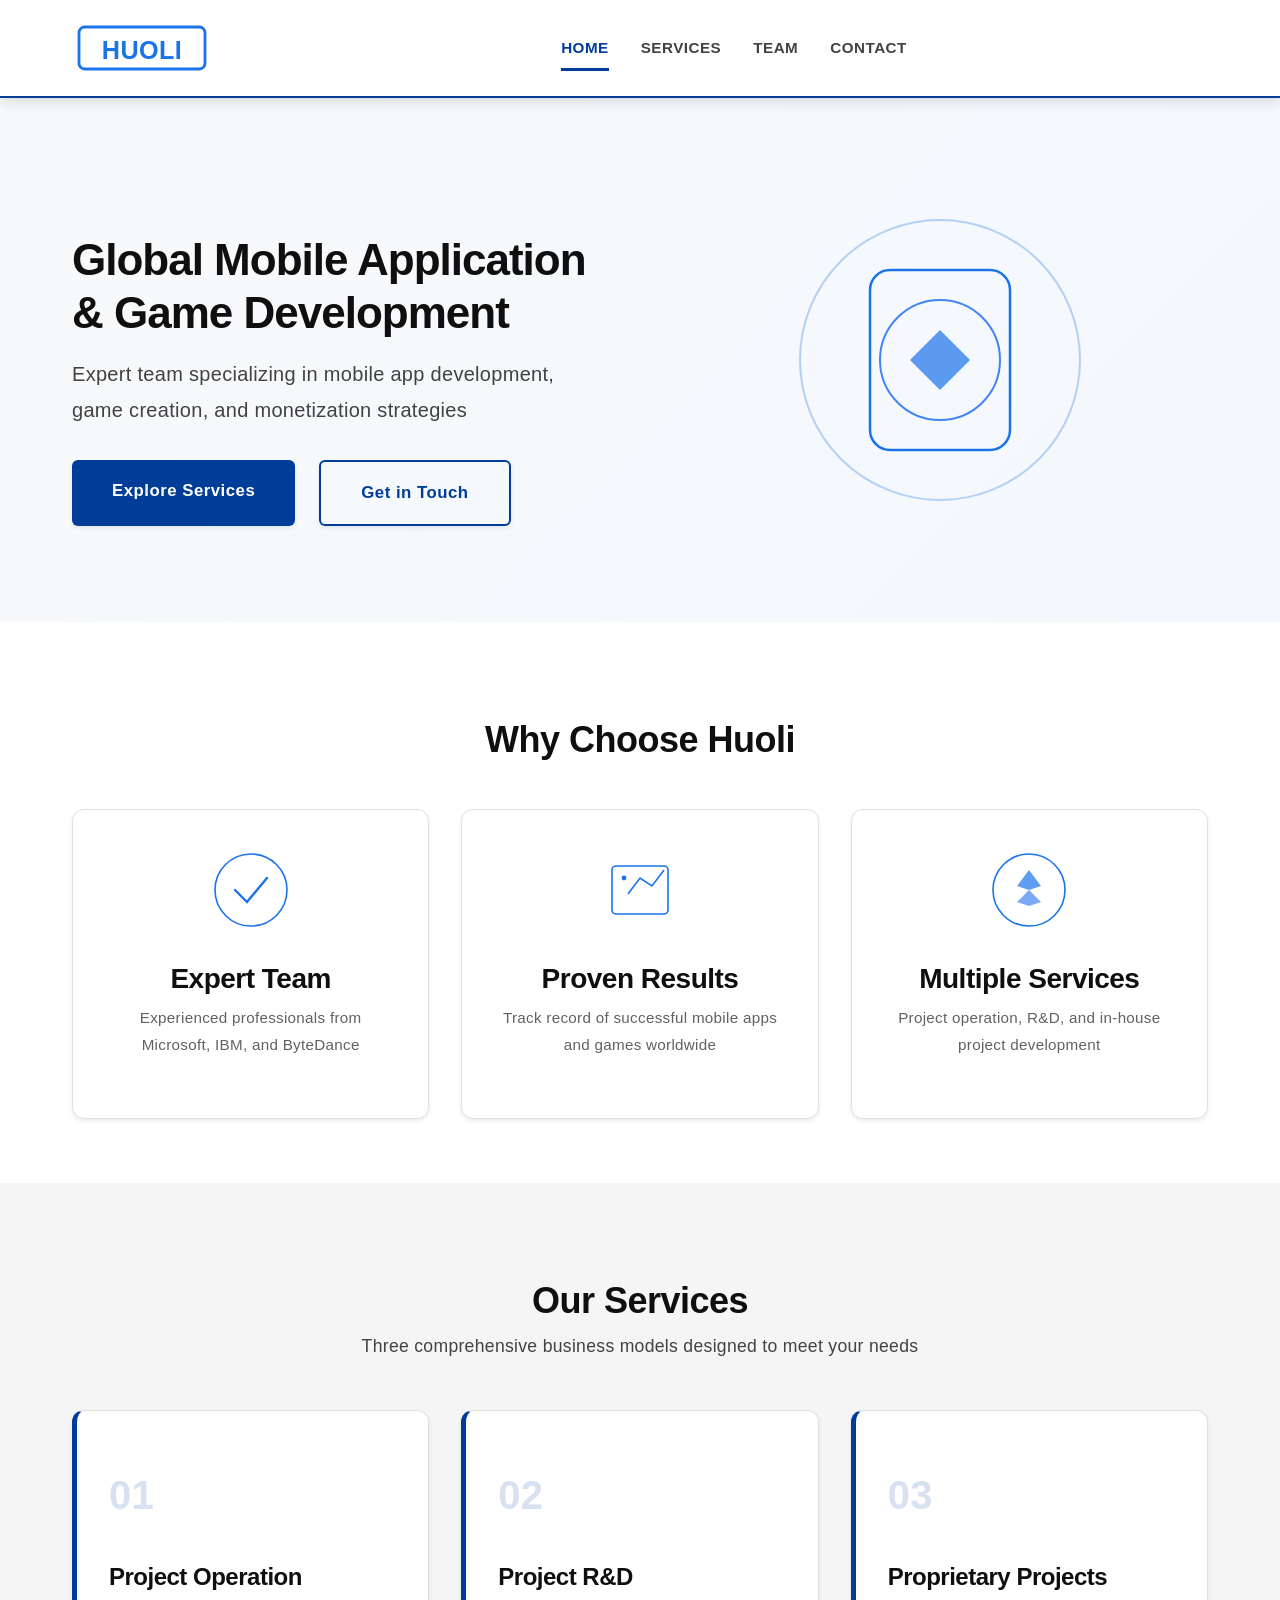
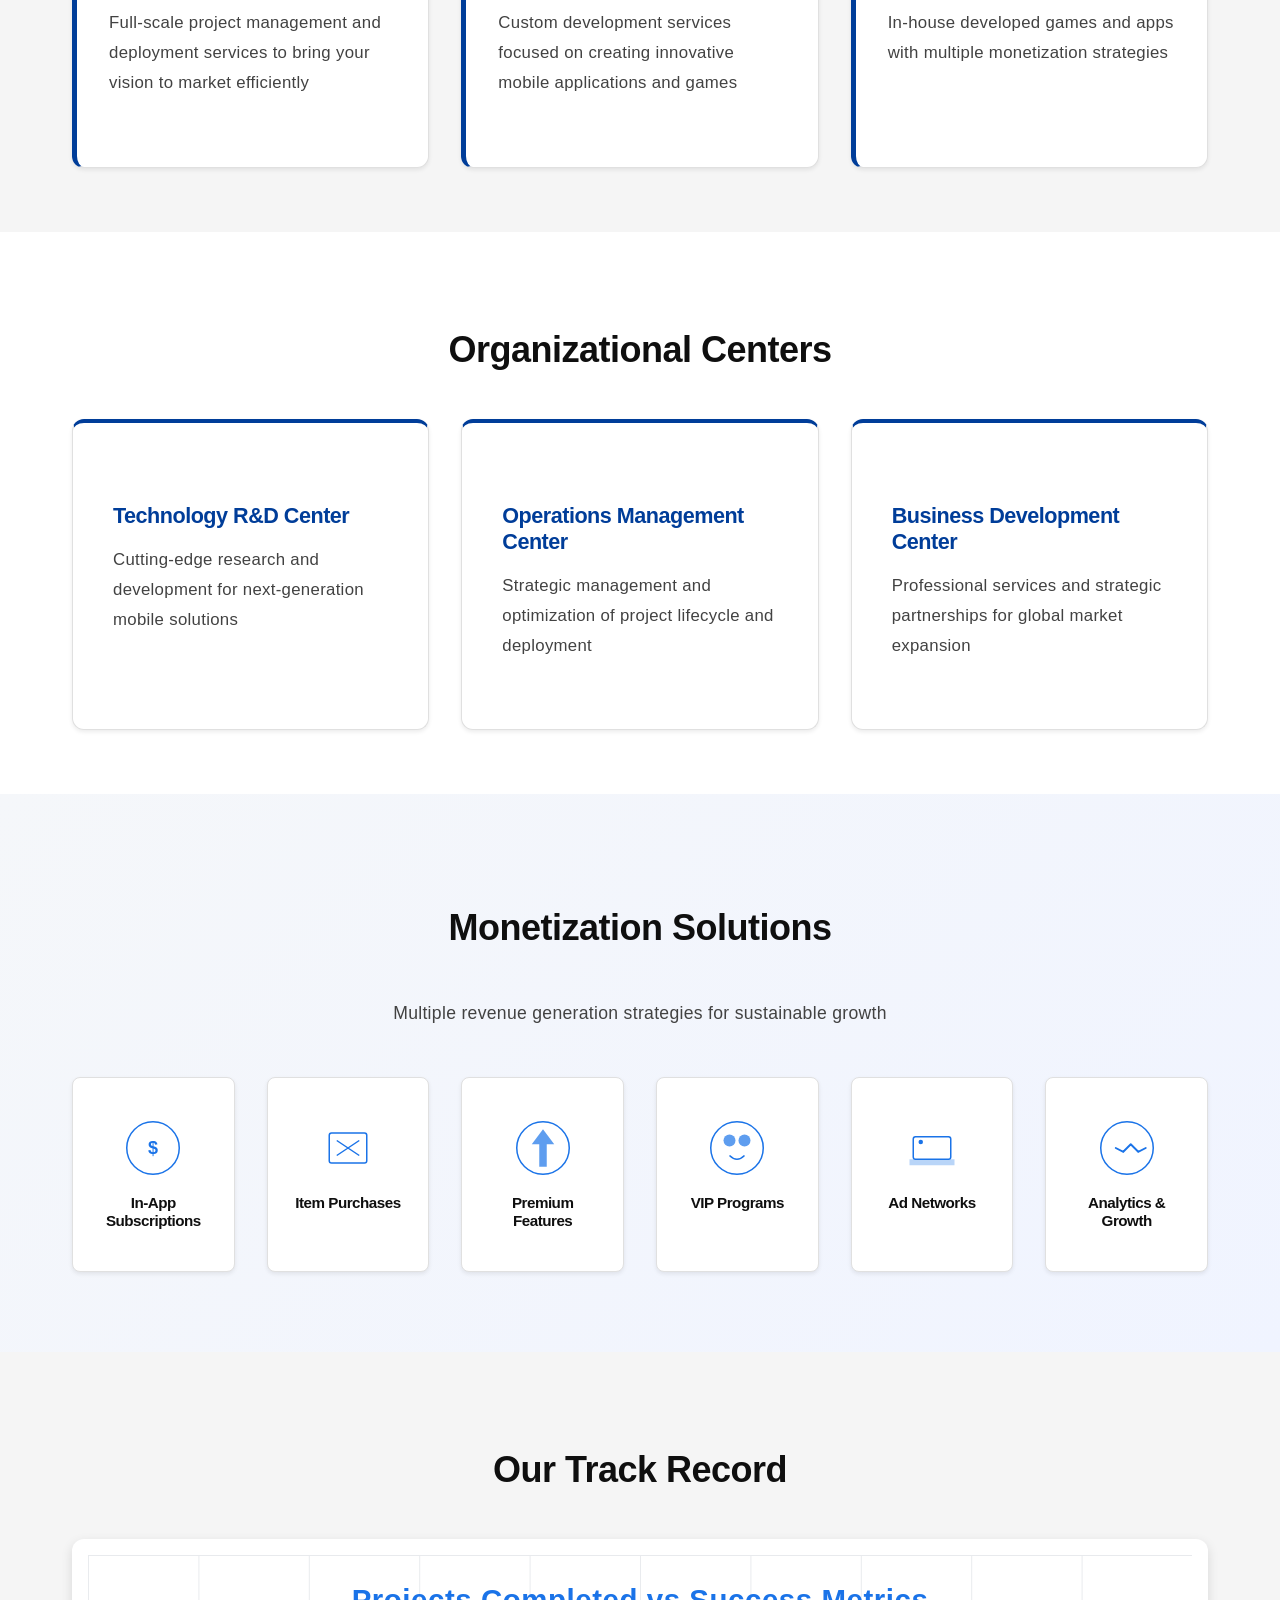
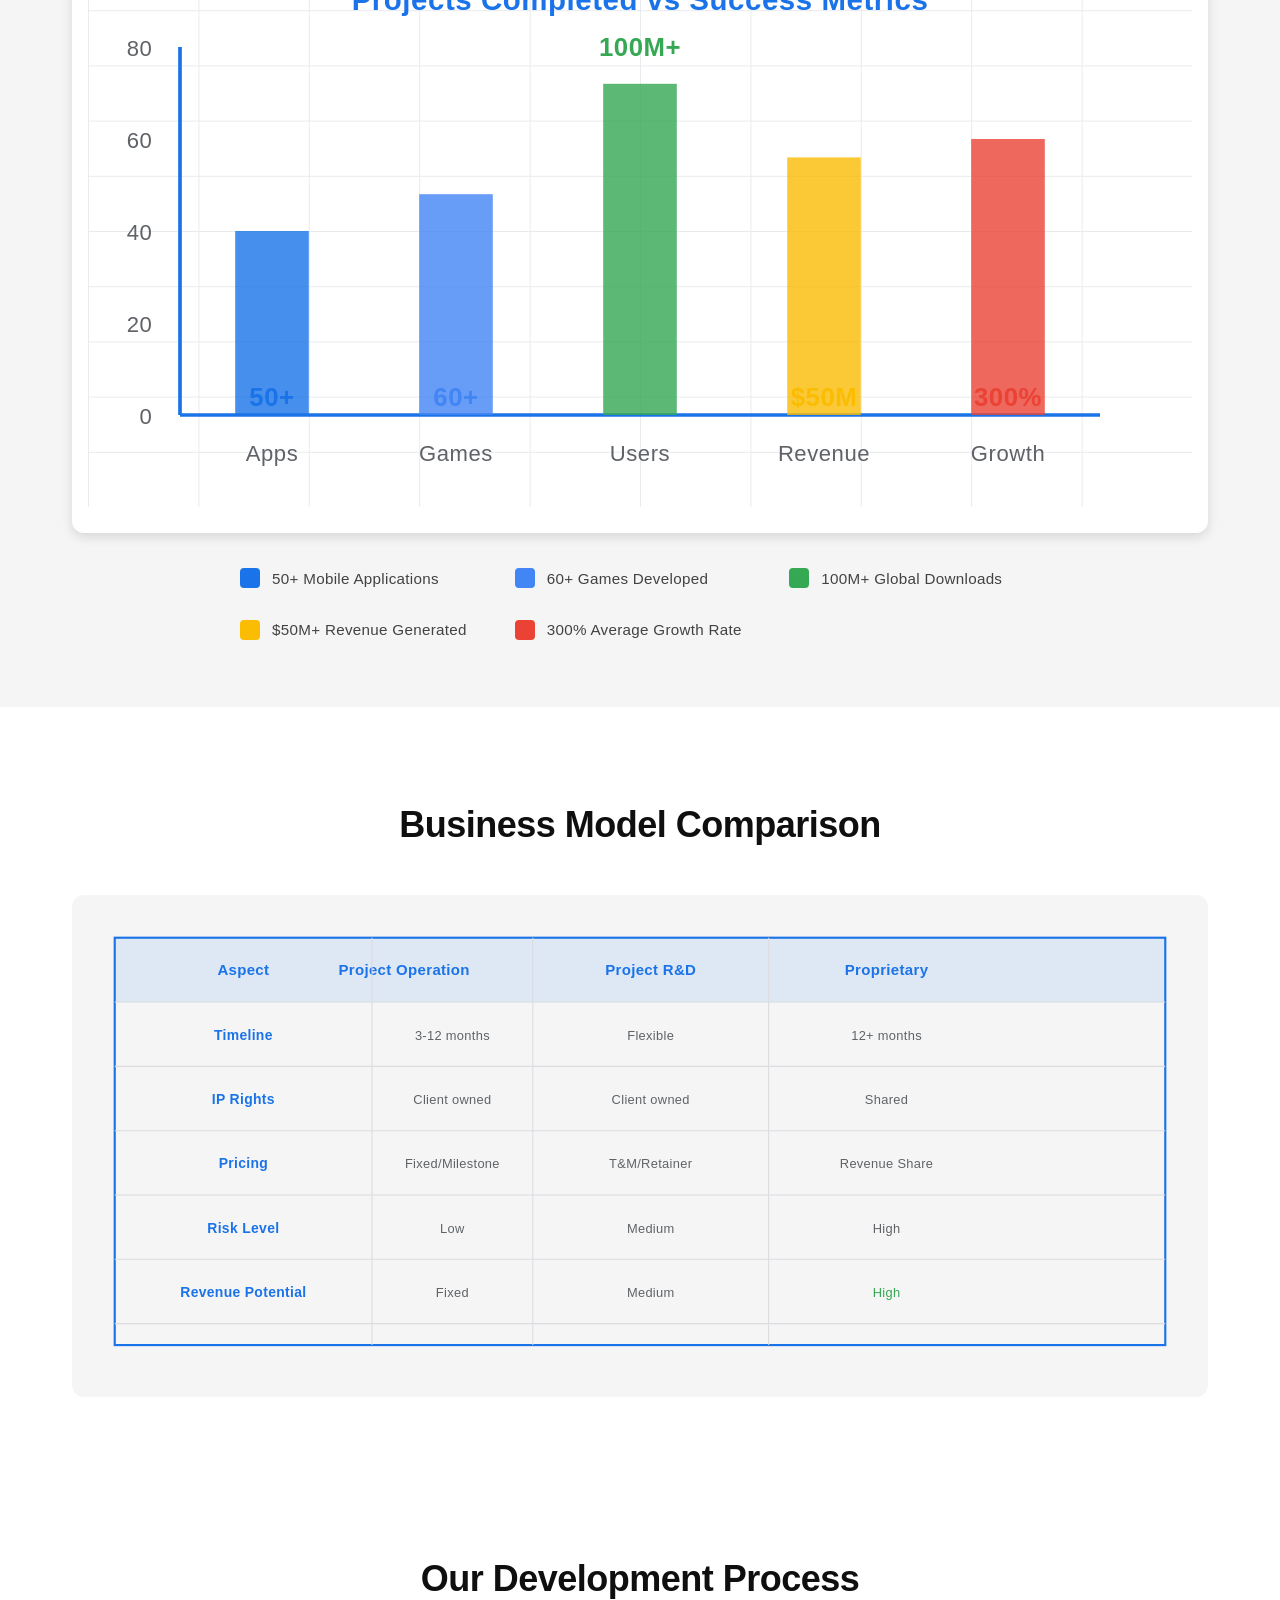
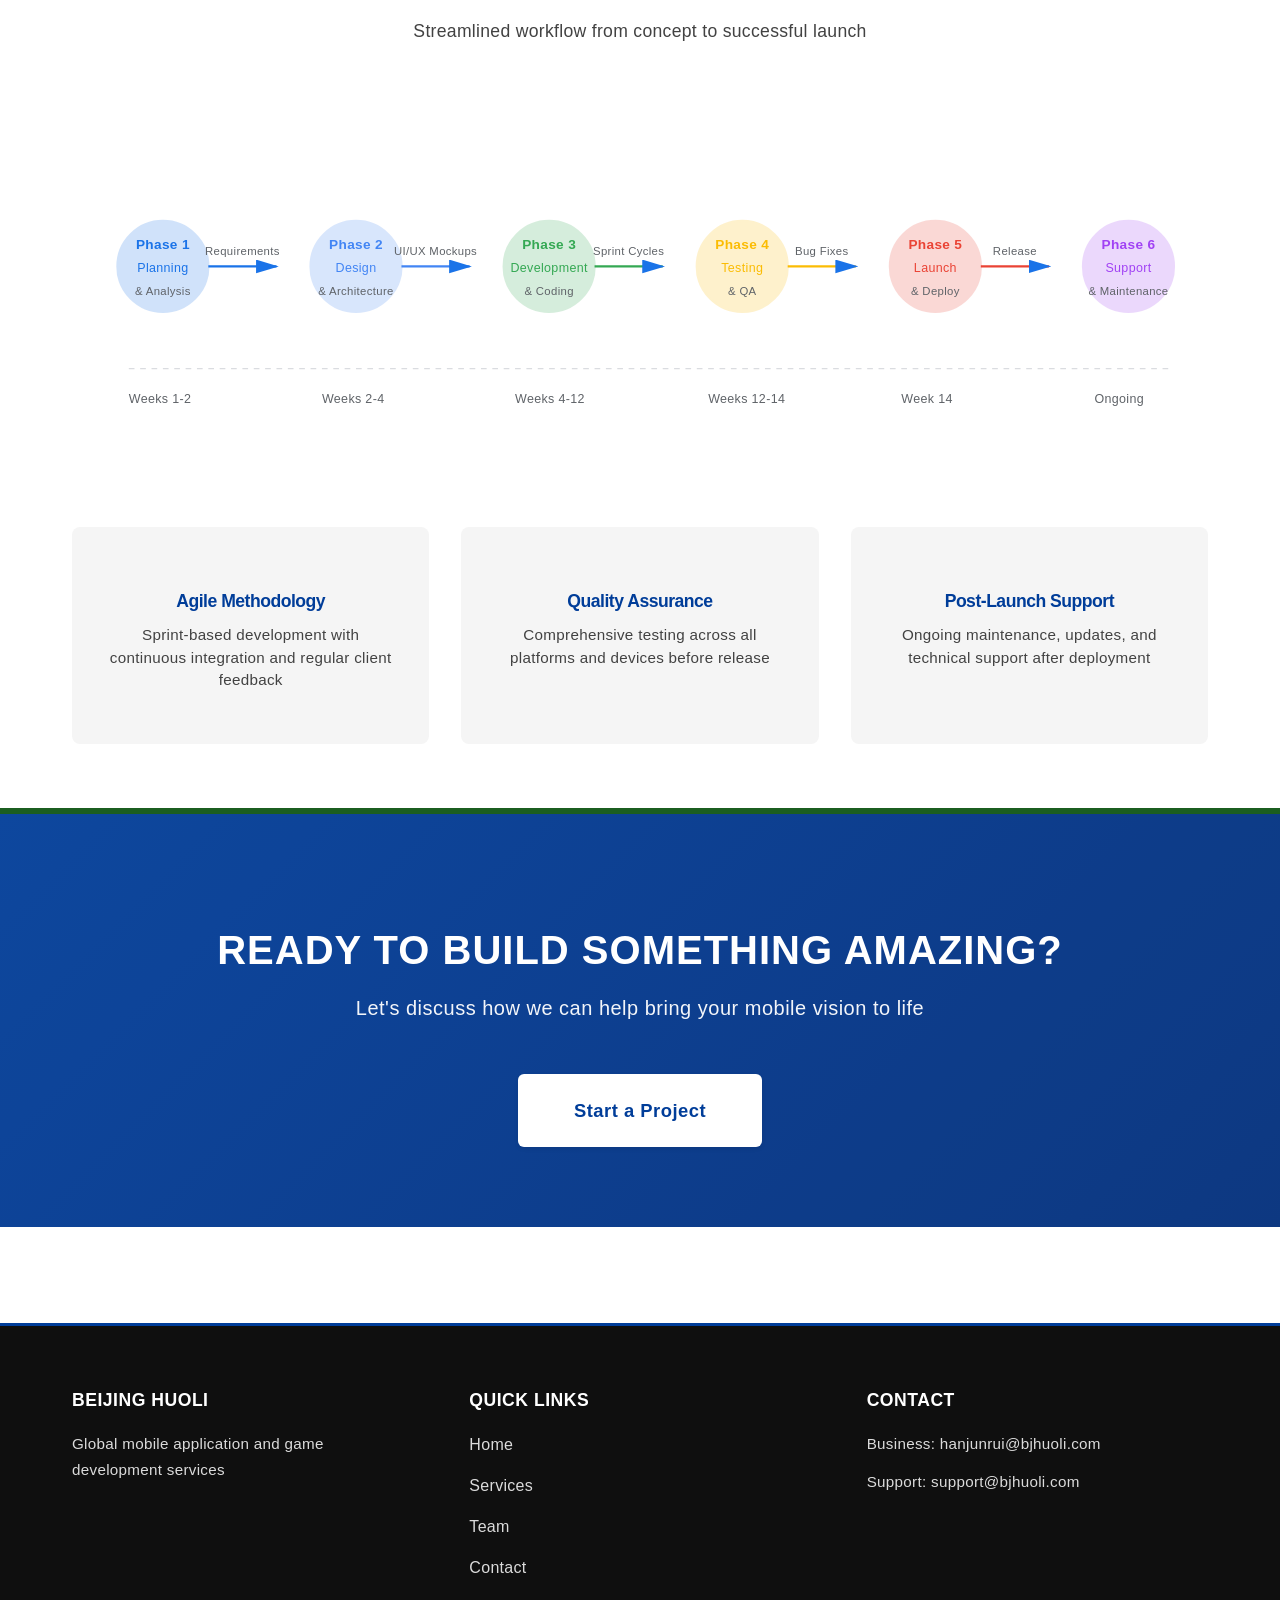
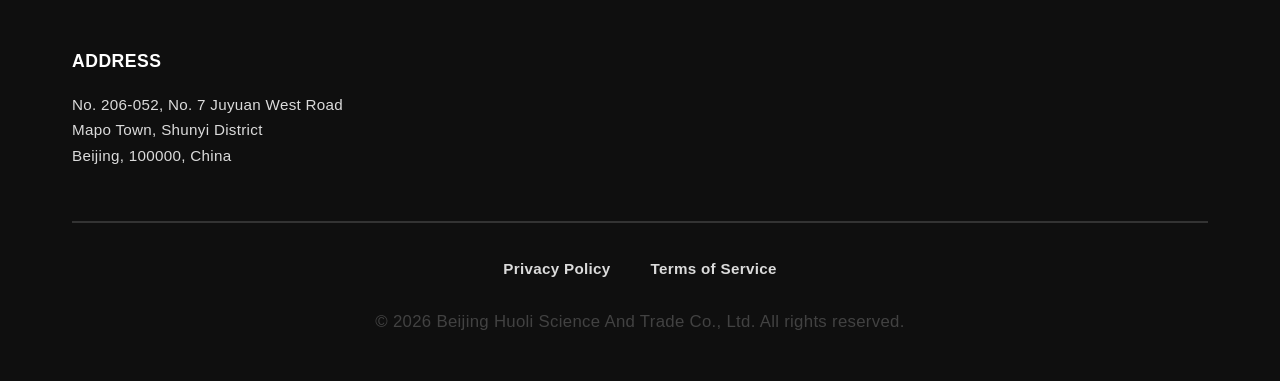
<file: index.html>
<!DOCTYPE html>
<html lang="en">
<head>
    <meta charset="UTF-8">
    <meta name="viewport" content="width=device-width, initial-scale=1.0">
    <meta name="description" content="Beijing Huoli - Global mobile application and game development services. Project operation, R&D, and game monetization solutions.">
    <meta name="keywords" content="mobile app development, mobile game development, app monetization, mobile app services">
    <meta name="author" content="Beijing Huoli Science And Trade Co., Ltd">
    <meta name="robots" content="index, follow">
    <meta property="og:title" content="Beijing Huoli - Mobile App & Game Development Services">
    <meta property="og:description" content="Professional mobile application and game development services with teams from Microsoft, IBM, ByteDance">
    <meta property="og:type" content="website">
    <meta property="og:url" content="https://bjhuoli.com">
    <title>Beijing Huoli - Mobile App Development & Game Services</title>
    <link rel="canonical" href="https://bjhuoli.com">
    <link rel="stylesheet" href="css/styles.css">
    <link rel="icon" type="image/svg+xml" href="svg/favicon.svg">
</head>
<body>
    <header>
        <nav class="navbar">
            <div class="container">
                <div class="logo-section">
                    <svg class="logo" viewBox="0 0 100 40" width="140" height="56">
                        <rect x="5" y="5" width="90" height="30" fill="none" stroke="#1a73e8" stroke-width="2" rx="4"/>
                        <text x="50" y="28" font-size="18" font-weight="bold" text-anchor="middle" fill="#1a73e8">HUOLI</text>
                    </svg>
                </div>
                <ul class="nav-menu">
                    <li><a href="index.html" class="active">Home</a></li>
                    <li><a href="business.html">Services</a></li>
                    <li><a href="team.html">Team</a></li>
                    <li><a href="contact.html">Contact</a></li>
                </ul>
                <div class="hamburger">
                    <span></span>
                    <span></span>
                    <span></span>
                </div>
            </div>
        </nav>
    </header>

    <main>
        <!-- Hero Section -->
        <section class="hero">
            <div class="container">
                <div class="hero-content">
                    <h1>Global Mobile Application & Game Development</h1>
                    <p>Expert team specializing in mobile app development, game creation, and monetization strategies</p>
                    <div class="cta-buttons">
                        <a href="business.html" class="btn-primary">Explore Services</a>
                        <a href="contact.html" class="btn-secondary">Get in Touch</a>
                    </div>
                </div>
                <div class="hero-visual">
                    <svg viewBox="0 0 300 300" class="hero-icon">
                        <circle cx="150" cy="150" r="140" fill="none" stroke="#1a73e8" stroke-width="2" opacity="0.3"/>
                        <rect x="80" y="60" width="140" height="180" rx="20" fill="none" stroke="#1a73e8" stroke-width="2.5"/>
                        <circle cx="150" cy="150" r="60" fill="none" stroke="#4285f4" stroke-width="2"/>
                        <path d="M 120 150 L 150 120 L 180 150 L 150 180 Z" fill="#1a73e8" opacity="0.7"/>
                    </svg>
                </div>
            </div>
        </section>

        <!-- Key Highlights -->
        <section class="highlights">
            <div class="container">
                <h2>Why Choose Huoli</h2>
                <div class="highlights-grid">
                    <div class="highlight-card">
                        <svg viewBox="0 0 100 100" class="highlight-icon">
                            <circle cx="50" cy="50" r="45" fill="none" stroke="#1a73e8" stroke-width="2"/>
                            <path d="M 30 50 L 45 65 L 70 35" stroke="#1a73e8" stroke-width="3" fill="none" stroke-linecap="round"/>
                        </svg>
                        <h3>Expert Team</h3>
                        <p>Experienced professionals from Microsoft, IBM, and ByteDance</p>
                    </div>
                    <div class="highlight-card">
                        <svg viewBox="0 0 100 100" class="highlight-icon">
                            <rect x="15" y="20" width="70" height="60" rx="5" fill="none" stroke="#1a73e8" stroke-width="2"/>
                            <circle cx="30" cy="35" r="3" fill="#1a73e8"/>
                            <path d="M 35 55 L 50 35 L 65 45 L 80 25" stroke="#1a73e8" stroke-width="2" fill="none"/>
                        </svg>
                        <h3>Proven Results</h3>
                        <p>Track record of successful mobile apps and games worldwide</p>
                    </div>
                    <div class="highlight-card">
                        <svg viewBox="0 0 100 100" class="highlight-icon">
                            <circle cx="50" cy="50" r="45" fill="none" stroke="#1a73e8" stroke-width="2"/>
                            <path d="M 50 25 L 65 45 L 50 50 L 35 45 Z" fill="#1a73e8" opacity="0.7"/>
                            <path d="M 50 50 L 65 65 L 50 70 L 35 65 Z" fill="#4285f4" opacity="0.7"/>
                        </svg>
                        <h3>Multiple Services</h3>
                        <p>Project operation, R&D, and in-house project development</p>
                    </div>
                </div>
            </div>
        </section>

        <!-- Services Overview -->
        <section class="services-overview">
            <div class="container">
                <h2>Our Services</h2>
                <p class="section-intro">Three comprehensive business models designed to meet your needs</p>
                <div class="services-grid">
                    <div class="service-item">
                        <div class="service-number">01</div>
                        <h3>Project Operation</h3>
                        <p>Full-scale project management and deployment services to bring your vision to market efficiently</p>
                    </div>
                    <div class="service-item">
                        <div class="service-number">02</div>
                        <h3>Project R&D</h3>
                        <p>Custom development services focused on creating innovative mobile applications and games</p>
                    </div>
                    <div class="service-item">
                        <div class="service-number">03</div>
                        <h3>Proprietary Projects</h3>
                        <p>In-house developed games and apps with multiple monetization strategies</p>
                    </div>
                </div>
            </div>
        </section>

        <!-- Three Centers -->
        <section class="centers">
            <div class="container">
                <h2>Organizational Centers</h2>
                <div class="centers-grid">
                    <div class="center-card">
                        <h3>Technology R&D Center</h3>
                        <p>Cutting-edge research and development for next-generation mobile solutions</p>
                    </div>
                    <div class="center-card">
                        <h3>Operations Management Center</h3>
                        <p>Strategic management and optimization of project lifecycle and deployment</p>
                    </div>
                    <div class="center-card">
                        <h3>Business Development Center</h3>
                        <p>Professional services and strategic partnerships for global market expansion</p>
                    </div>
                </div>
            </div>
        </section>

        <!-- Monetization -->
        <section class="monetization">
            <div class="container">
                <h2>Monetization Solutions</h2>
                <p class="section-intro">Multiple revenue generation strategies for sustainable growth</p>
                <div class="monetization-grid">
                    <div class="monetization-item">
                        <svg viewBox="0 0 80 80" class="monetization-icon">
                            <circle cx="40" cy="40" r="35" fill="none" stroke="#1a73e8" stroke-width="2"/>
                            <text x="40" y="48" font-size="24" font-weight="bold" text-anchor="middle" fill="#1a73e8">$</text>
                        </svg>
                        <h4>In-App Subscriptions</h4>
                    </div>
                    <div class="monetization-item">
                        <svg viewBox="0 0 80 80" class="monetization-icon">
                            <rect x="15" y="20" width="50" height="40" rx="3" fill="none" stroke="#1a73e8" stroke-width="2"/>
                            <path d="M 25 30 L 55 50 M 55 30 L 25 50" stroke="#1a73e8" stroke-width="2"/>
                        </svg>
                        <h4>Item Purchases</h4>
                    </div>
                    <div class="monetization-item">
                        <svg viewBox="0 0 80 80" class="monetization-icon">
                            <circle cx="40" cy="40" r="35" fill="none" stroke="#1a73e8" stroke-width="2"/>
                            <path d="M 40 15 L 55 35 L 45 35 L 45 65 L 35 65 L 35 35 L 25 35 Z" fill="#1a73e8" opacity="0.7"/>
                        </svg>
                        <h4>Premium Features</h4>
                    </div>
                    <div class="monetization-item">
                        <svg viewBox="0 0 80 80" class="monetization-icon">
                            <circle cx="40" cy="40" r="35" fill="none" stroke="#1a73e8" stroke-width="2"/>
                            <circle cx="30" cy="30" r="8" fill="#1a73e8" opacity="0.7"/>
                            <circle cx="50" cy="30" r="8" fill="#1a73e8" opacity="0.7"/>
                            <path d="M 30 50 Q 40 60 50 50" stroke="#1a73e8" stroke-width="2" fill="none"/>
                        </svg>
                        <h4>VIP Programs</h4>
                    </div>
                    <div class="monetization-item">
                        <svg viewBox="0 0 80 80" class="monetization-icon">
                            <rect x="15" y="25" width="50" height="30" rx="3" fill="none" stroke="#1a73e8" stroke-width="2"/>
                            <rect x="10" y="55" width="60" height="8" fill="#1a73e8" opacity="0.3"/>
                            <circle cx="25" cy="32" r="3" fill="#1a73e8"/>
                        </svg>
                        <h4>Ad Networks</h4>
                    </div>
                    <div class="monetization-item">
                        <svg viewBox="0 0 80 80" class="monetization-icon">
                            <circle cx="40" cy="40" r="35" fill="none" stroke="#1a73e8" stroke-width="2"/>
                            <path d="M 25 40 L 35 45 L 45 35 M 45 35 L 55 45 L 65 40" stroke="#1a73e8" stroke-width="2.5" fill="none" stroke-linecap="round"/>
                        </svg>
                        <h4>Analytics & Growth</h4>
                    </div>
                </div>
            </div>
        </section>

        <!-- Performance Metrics -->
        <section class="metrics-section">
            <div class="container">
                <h2>Our Track Record</h2>
                <div class="metrics-chart">
                    <svg viewBox="0 0 600 300" class="chart-svg">
                        <!-- Background grid -->
                        <defs>
                            <pattern id="grid" width="60" height="30" patternUnits="userSpaceOnUse">
                                <path d="M 60 0 L 0 0 0 30" fill="none" stroke="#e8eaed" stroke-width="1"/>
                            </pattern>
                        </defs>
                        <rect width="600" height="300" fill="url(#grid)" />
                        
                        <!-- Axes -->
                        <line x1="50" y1="250" x2="550" y2="250" stroke="#1a73e8" stroke-width="2"/>
                        <line x1="50" y1="50" x2="50" y2="250" stroke="#1a73e8" stroke-width="2"/>
                        
                        <!-- Y-axis labels -->
                        <text x="35" y="255" font-size="12" text-anchor="end" fill="#5f6368">0</text>
                        <text x="35" y="205" font-size="12" text-anchor="end" fill="#5f6368">20</text>
                        <text x="35" y="155" font-size="12" text-anchor="end" fill="#5f6368">40</text>
                        <text x="35" y="105" font-size="12" text-anchor="end" fill="#5f6368">60</text>
                        <text x="35" y="55" font-size="12" text-anchor="end" fill="#5f6368">80</text>
                        
                        <!-- X-axis labels -->
                        <text x="100" y="275" font-size="12" text-anchor="middle" fill="#5f6368">Apps</text>
                        <text x="200" y="275" font-size="12" text-anchor="middle" fill="#5f6368">Games</text>
                        <text x="300" y="275" font-size="12" text-anchor="middle" fill="#5f6368">Users</text>
                        <text x="400" y="275" font-size="12" text-anchor="middle" fill="#5f6368">Revenue</text>
                        <text x="500" y="275" font-size="12" text-anchor="middle" fill="#5f6368">Growth</text>
                        
                        <!-- Bars -->
                        <rect x="80" y="150" width="40" height="100" fill="#1a73e8" opacity="0.8"/>
                        <rect x="180" y="130" width="40" height="120" fill="#4285f4" opacity="0.8"/>
                        <rect x="280" y="70" width="40" height="180" fill="#34a853" opacity="0.8"/>
                        <rect x="380" y="110" width="40" height="140" fill="#fbbc04" opacity="0.8"/>
                        <rect x="480" y="100" width="40" height="150" fill="#ea4335" opacity="0.8"/>
                        
                        <!-- Values on bars -->
                        <text x="100" y="245" font-size="14" font-weight="bold" text-anchor="middle" fill="#1a73e8">50+</text>
                        <text x="200" y="245" font-size="14" font-weight="bold" text-anchor="middle" fill="#4285f4">60+</text>
                        <text x="300" y="55" font-size="14" font-weight="bold" text-anchor="middle" fill="#34a853">100M+</text>
                        <text x="400" y="245" font-size="14" font-weight="bold" text-anchor="middle" fill="#fbbc04">$50M</text>
                        <text x="500" y="245" font-size="14" font-weight="bold" text-anchor="middle" fill="#ea4335">300%</text>
                        
                        <!-- Title -->
                        <text x="300" y="30" font-size="16" font-weight="bold" text-anchor="middle" fill="#1a73e8">Projects Completed vs Success Metrics</text>
                    </svg>
                </div>
                <div class="metrics-legend">
                    <div class="legend-item">
                        <span class="legend-color" style="background-color: #1a73e8;"></span>
                        <span>50+ Mobile Applications</span>
                    </div>
                    <div class="legend-item">
                        <span class="legend-color" style="background-color: #4285f4;"></span>
                        <span>60+ Games Developed</span>
                    </div>
                    <div class="legend-item">
                        <span class="legend-color" style="background-color: #34a853;"></span>
                        <span>100M+ Global Downloads</span>
                    </div>
                    <div class="legend-item">
                        <span class="legend-color" style="background-color: #fbbc04;"></span>
                        <span>$50M+ Revenue Generated</span>
                    </div>
                    <div class="legend-item">
                        <span class="legend-color" style="background-color: #ea4335;"></span>
                        <span>300% Average Growth Rate</span>
                    </div>
                </div>
            </div>
        </section>

        <!-- Service Comparison Table -->
        <section class="comparison-section">
            <div class="container">
                <h2>Business Model Comparison</h2>
                <div class="comparison-table-wrapper">
                    <svg viewBox="0 0 1000 400" class="comparison-chart">
                        <!-- Table grid -->
                        <rect x="10" y="10" width="980" height="380" fill="none" stroke="#1a73e8" stroke-width="2"/>
                        
                        <!-- Header row -->
                        <rect x="10" y="10" width="980" height="60" fill="#1a73e8" opacity="0.1"/>
                        
                        <!-- Headers -->
                        <text x="130" y="45" font-size="14" font-weight="bold" text-anchor="middle" fill="#1a73e8">Aspect</text>
                        <text x="280" y="45" font-size="14" font-weight="bold" text-anchor="middle" fill="#1a73e8">Project Operation</text>
                        <text x="510" y="45" font-size="14" font-weight="bold" text-anchor="middle" fill="#1a73e8">Project R&D</text>
                        <text x="730" y="45" font-size="14" font-weight="bold" text-anchor="middle" fill="#1a73e8">Proprietary</text>
                        
                        <!-- Row dividers -->
                        <line x1="10" y1="70" x2="990" y2="70" stroke="#dadce0" stroke-width="1"/>
                        <line x1="10" y1="130" x2="990" y2="130" stroke="#dadce0" stroke-width="1"/>
                        <line x1="10" y1="190" x2="990" y2="190" stroke="#dadce0" stroke-width="1"/>
                        <line x1="10" y1="250" x2="990" y2="250" stroke="#dadce0" stroke-width="1"/>
                        <line x1="10" y1="310" x2="990" y2="310" stroke="#dadce0" stroke-width="1"/>
                        <line x1="10" y1="370" x2="990" y2="370" stroke="#dadce0" stroke-width="1"/>
                        
                        <!-- Column dividers -->
                        <line x1="250" y1="10" x2="250" y2="390" stroke="#dadce0" stroke-width="1"/>
                        <line x1="400" y1="10" x2="400" y2="390" stroke="#dadce0" stroke-width="1"/>
                        <line x1="620" y1="10" x2="620" y2="390" stroke="#dadce0" stroke-width="1"/>
                        
                        <!-- Row 1: Timeline -->
                        <text x="130" y="105" font-size="13" font-weight="bold" text-anchor="middle" fill="#1a73e8">Timeline</text>
                        <text x="325" y="105" font-size="12" text-anchor="middle" fill="#5f6368">3-12 months</text>
                        <text x="510" y="105" font-size="12" text-anchor="middle" fill="#5f6368">Flexible</text>
                        <text x="730" y="105" font-size="12" text-anchor="middle" fill="#5f6368">12+ months</text>
                        
                        <!-- Row 2: IP Rights -->
                        <text x="130" y="165" font-size="13" font-weight="bold" text-anchor="middle" fill="#1a73e8">IP Rights</text>
                        <text x="325" y="165" font-size="12" text-anchor="middle" fill="#5f6368">Client owned</text>
                        <text x="510" y="165" font-size="12" text-anchor="middle" fill="#5f6368">Client owned</text>
                        <text x="730" y="165" font-size="12" text-anchor="middle" fill="#5f6368">Shared</text>
                        
                        <!-- Row 3: Pricing -->
                        <text x="130" y="225" font-size="13" font-weight="bold" text-anchor="middle" fill="#1a73e8">Pricing</text>
                        <text x="325" y="225" font-size="12" text-anchor="middle" fill="#5f6368">Fixed/Milestone</text>
                        <text x="510" y="225" font-size="12" text-anchor="middle" fill="#5f6368">T&M/Retainer</text>
                        <text x="730" y="225" font-size="12" text-anchor="middle" fill="#5f6368">Revenue Share</text>
                        
                        <!-- Row 4: Risk Level -->
                        <text x="130" y="285" font-size="13" font-weight="bold" text-anchor="middle" fill="#1a73e8">Risk Level</text>
                        <text x="325" y="285" font-size="12" text-anchor="middle" fill="#5f6368">Low</text>
                        <text x="510" y="285" font-size="12" text-anchor="middle" fill="#5f6368">Medium</text>
                        <text x="730" y="285" font-size="12" text-anchor="middle" fill="#5f6368">High</text>
                        
                        <!-- Row 5: Revenue Potential -->
                        <text x="130" y="345" font-size="13" font-weight="bold" text-anchor="middle" fill="#1a73e8">Revenue Potential</text>
                        <text x="325" y="345" font-size="12" text-anchor="middle" fill="#5f6368">Fixed</text>
                        <text x="510" y="345" font-size="12" text-anchor="middle" fill="#5f6368">Medium</text>
                        <text x="730" y="345" font-size="12" text-anchor="middle" fill="#34a853">High</text>
                    </svg>
                </div>
            </div>
        </section>

        <!-- Process Flow -->
        <section class="process-flow">
            <div class="container">
                <h2>Our Development Process</h2>
                <p class="section-intro">Streamlined workflow from concept to successful launch</p>
                <div class="flow-diagram">
                    <svg viewBox="0 0 1000 300" class="flow-svg">
                        <!-- Background -->
                        <defs>
                            <marker id="arrowhead" markerWidth="10" markerHeight="10" refX="9" refY="3" orient="auto">
                                <polygon points="0 0, 10 3, 0 6" fill="#1a73e8"/>
                            </marker>
                        </defs>
                        
                        <!-- Phase 1: Planning -->
                        <circle cx="80" cy="150" r="40" fill="#1a73e8" opacity="0.2" stroke="#1a73e8" stroke-width="2"/>
                        <text x="80" y="135" font-size="12" font-weight="bold" text-anchor="middle" fill="#1a73e8">Phase 1</text>
                        <text x="80" y="155" font-size="11" text-anchor="middle" fill="#1a73e8">Planning</text>
                        <text x="80" y="175" font-size="10" text-anchor="middle" fill="#5f6368">&amp; Analysis</text>
                        
                        <!-- Arrow 1 -->
                        <line x1="120" y1="150" x2="180" y2="150" stroke="#1a73e8" stroke-width="2" marker-end="url(#arrowhead)"/>
                        <text x="150" y="140" font-size="10" fill="#5f6368" text-anchor="middle">Requirements</text>
                        
                        <!-- Phase 2: Design -->
                        <circle cx="250" cy="150" r="40" fill="#4285f4" opacity="0.2" stroke="#4285f4" stroke-width="2"/>
                        <text x="250" y="135" font-size="12" font-weight="bold" text-anchor="middle" fill="#4285f4">Phase 2</text>
                        <text x="250" y="155" font-size="11" text-anchor="middle" fill="#4285f4">Design</text>
                        <text x="250" y="175" font-size="10" text-anchor="middle" fill="#5f6368">&amp; Architecture</text>
                        
                        <!-- Arrow 2 -->
                        <line x1="290" y1="150" x2="350" y2="150" stroke="#4285f4" stroke-width="2" marker-end="url(#arrowhead)"/>
                        <text x="320" y="140" font-size="10" fill="#5f6368" text-anchor="middle">UI/UX Mockups</text>
                        
                        <!-- Phase 3: Development -->
                        <circle cx="420" cy="150" r="40" fill="#34a853" opacity="0.2" stroke="#34a853" stroke-width="2"/>
                        <text x="420" y="135" font-size="12" font-weight="bold" text-anchor="middle" fill="#34a853">Phase 3</text>
                        <text x="420" y="155" font-size="11" text-anchor="middle" fill="#34a853">Development</text>
                        <text x="420" y="175" font-size="10" text-anchor="middle" fill="#5f6368">&amp; Coding</text>
                        
                        <!-- Arrow 3 -->
                        <line x1="460" y1="150" x2="520" y2="150" stroke="#34a853" stroke-width="2" marker-end="url(#arrowhead)"/>
                        <text x="490" y="140" font-size="10" fill="#5f6368" text-anchor="middle">Sprint Cycles</text>
                        
                        <!-- Phase 4: Testing -->
                        <circle cx="590" cy="150" r="40" fill="#fbbc04" opacity="0.2" stroke="#fbbc04" stroke-width="2"/>
                        <text x="590" y="135" font-size="12" font-weight="bold" text-anchor="middle" fill="#fbbc04">Phase 4</text>
                        <text x="590" y="155" font-size="11" text-anchor="middle" fill="#fbbc04">Testing</text>
                        <text x="590" y="175" font-size="10" text-anchor="middle" fill="#5f6368">&amp; QA</text>
                        
                        <!-- Arrow 4 -->
                        <line x1="630" y1="150" x2="690" y2="150" stroke="#fbbc04" stroke-width="2" marker-end="url(#arrowhead)"/>
                        <text x="660" y="140" font-size="10" fill="#5f6368" text-anchor="middle">Bug Fixes</text>
                        
                        <!-- Phase 5: Launch -->
                        <circle cx="760" cy="150" r="40" fill="#ea4335" opacity="0.2" stroke="#ea4335" stroke-width="2"/>
                        <text x="760" y="135" font-size="12" font-weight="bold" text-anchor="middle" fill="#ea4335">Phase 5</text>
                        <text x="760" y="155" font-size="11" text-anchor="middle" fill="#ea4335">Launch</text>
                        <text x="760" y="175" font-size="10" text-anchor="middle" fill="#5f6368">&amp; Deploy</text>
                        
                        <!-- Arrow 5 -->
                        <line x1="800" y1="150" x2="860" y2="150" stroke="#ea4335" stroke-width="2" marker-end="url(#arrowhead)"/>
                        <text x="830" y="140" font-size="10" fill="#5f6368" text-anchor="middle">Release</text>
                        
                        <!-- Phase 6: Support -->
                        <circle cx="930" cy="150" r="40" fill="#a142f4" opacity="0.2" stroke="#a142f4" stroke-width="2"/>
                        <text x="930" y="135" font-size="12" font-weight="bold" text-anchor="middle" fill="#a142f4">Phase 6</text>
                        <text x="930" y="155" font-size="11" text-anchor="middle" fill="#a142f4">Support</text>
                        <text x="930" y="175" font-size="10" text-anchor="middle" fill="#5f6368">&amp; Maintenance</text>
                        
                        <!-- Timeline indicators -->
                        <line x1="50" y1="240" x2="970" y2="240" stroke="#dadce0" stroke-width="1" stroke-dasharray="5,5"/>
                        <text x="50" y="270" font-size="11" fill="#5f6368">Weeks 1-2</text>
                        <text x="220" y="270" font-size="11" fill="#5f6368">Weeks 2-4</text>
                        <text x="390" y="270" font-size="11" fill="#5f6368">Weeks 4-12</text>
                        <text x="560" y="270" font-size="11" fill="#5f6368">Weeks 12-14</text>
                        <text x="730" y="270" font-size="11" fill="#5f6368">Week 14</text>
                        <text x="900" y="270" font-size="11" fill="#5f6368">Ongoing</text>
                    </svg>
                </div>
                <div class="process-features">
                    <div class="feature-item">
                        <h4>Agile Methodology</h4>
                        <p>Sprint-based development with continuous integration and regular client feedback</p>
                    </div>
                    <div class="feature-item">
                        <h4>Quality Assurance</h4>
                        <p>Comprehensive testing across all platforms and devices before release</p>
                    </div>
                    <div class="feature-item">
                        <h4>Post-Launch Support</h4>
                        <p>Ongoing maintenance, updates, and technical support after deployment</p>
                    </div>
                </div>
            </div>
        </section>

        <!-- CTA Section -->
        <section class="cta-section">
            <div class="container">
                <h2>Ready to Build Something Amazing?</h2>
                <p>Let's discuss how we can help bring your mobile vision to life</p>
                <a href="contact.html" class="btn-primary btn-large">Start a Project</a>
            </div>
        </section>
    </main>

    <!-- Footer -->
    <footer>
        <div class="container">
            <div class="footer-content">
                <div class="footer-section">
                    <h4>Beijing Huoli</h4>
                    <p>Global mobile application and game development services</p>
                </div>
                <div class="footer-section">
                    <h4>Quick Links</h4>
                    <ul>
                        <li><a href="index.html">Home</a></li>
                        <li><a href="business.html">Services</a></li>
                        <li><a href="team.html">Team</a></li>
                        <li><a href="contact.html">Contact</a></li>
                    </ul>
                </div>
                <div class="footer-section">
                    <h4>Contact</h4>
                    <p>Business: <a href="mailto:hanjunrui@bjhuoli.com">hanjunrui@bjhuoli.com</a></p>
                    <p>Support: <a href="mailto:support@bjhuoli.com">support@bjhuoli.com</a></p>
                </div>
                <div class="footer-section">
                    <h4>Address</h4>
                    <p>No. 206-052, No. 7 Juyuan West Road<br>Mapo Town, Shunyi District<br>Beijing, 100000, China</p>
                </div>
            </div>
            <div class="footer-bottom">
                <div class="footer-links">
                    <a href="privacy.html">Privacy Policy</a>
                    <a href="terms.html">Terms of Service</a>
                </div>
                <p>&copy; 2026 Beijing Huoli Science And Trade Co., Ltd. All rights reserved.</p>
            </div>
        </div>
    </footer>

    <script src="js/main.js"></script>
</body>
</html>
</file>
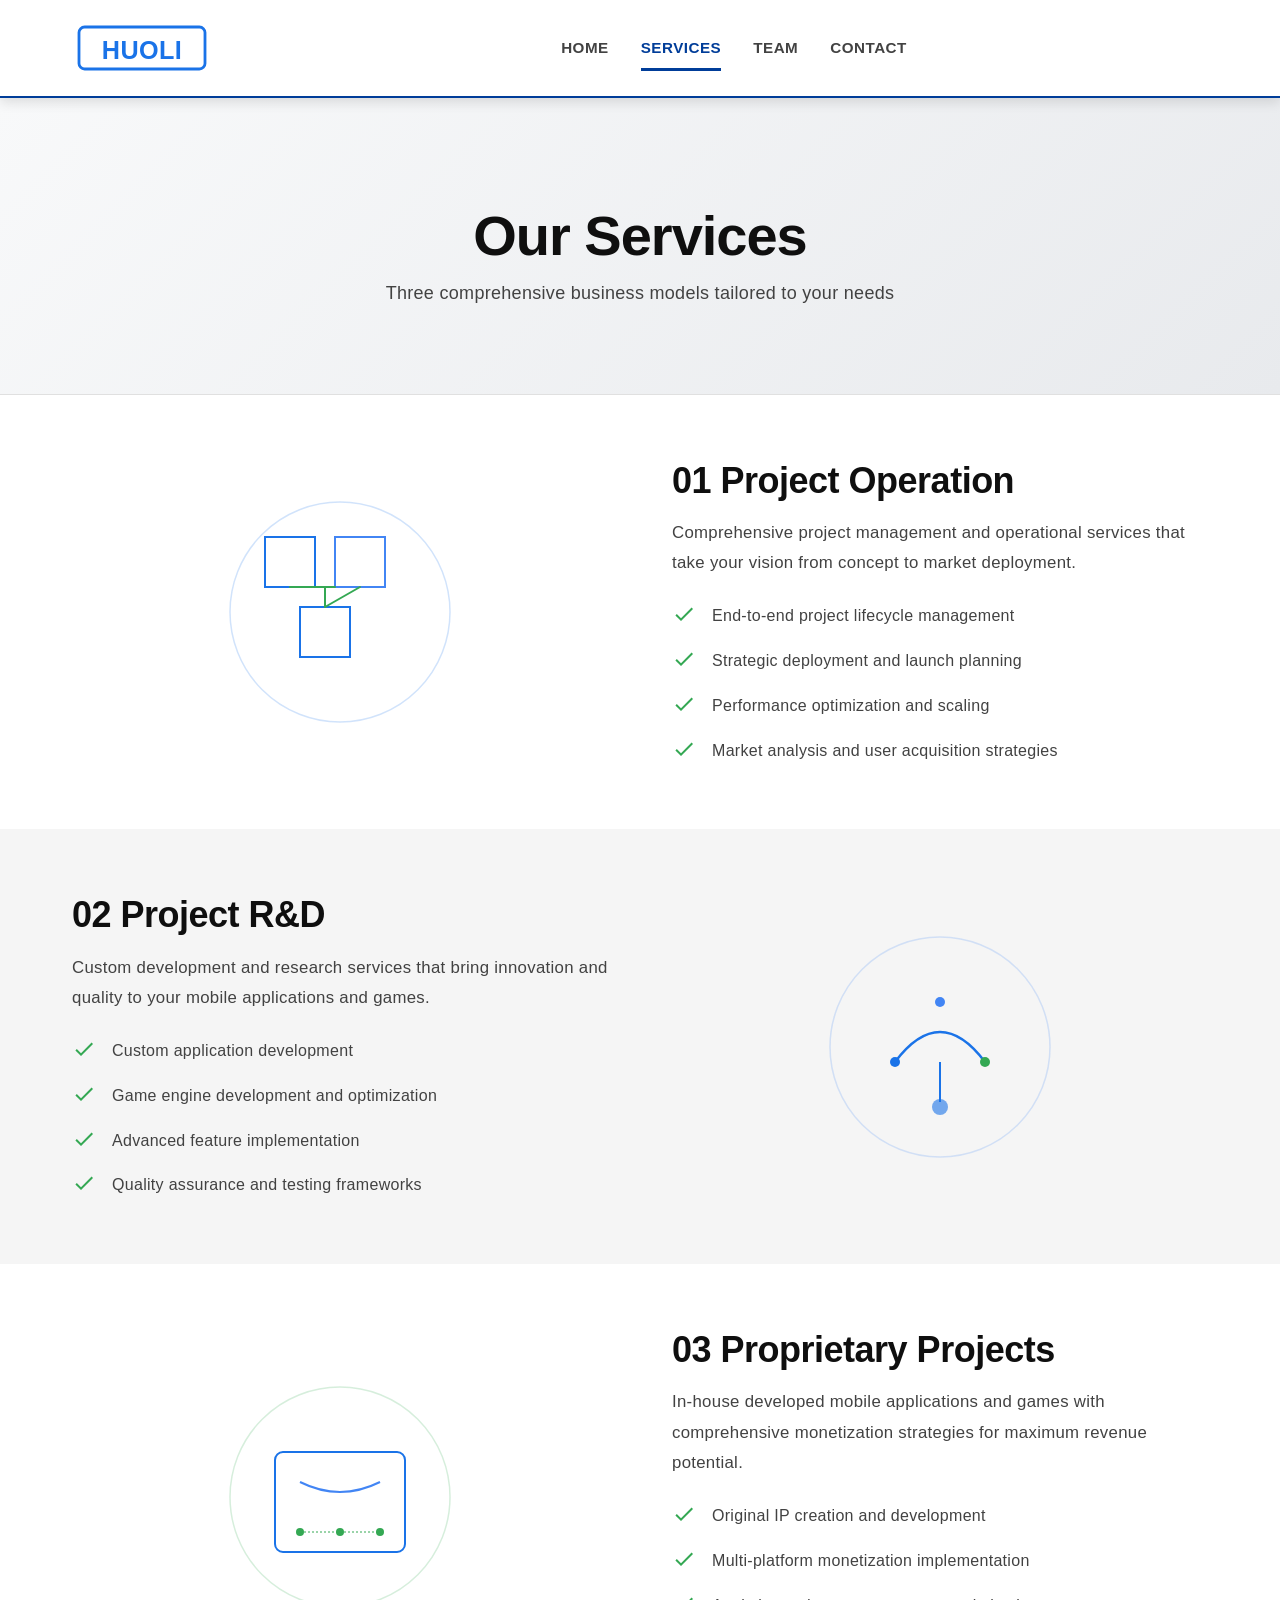
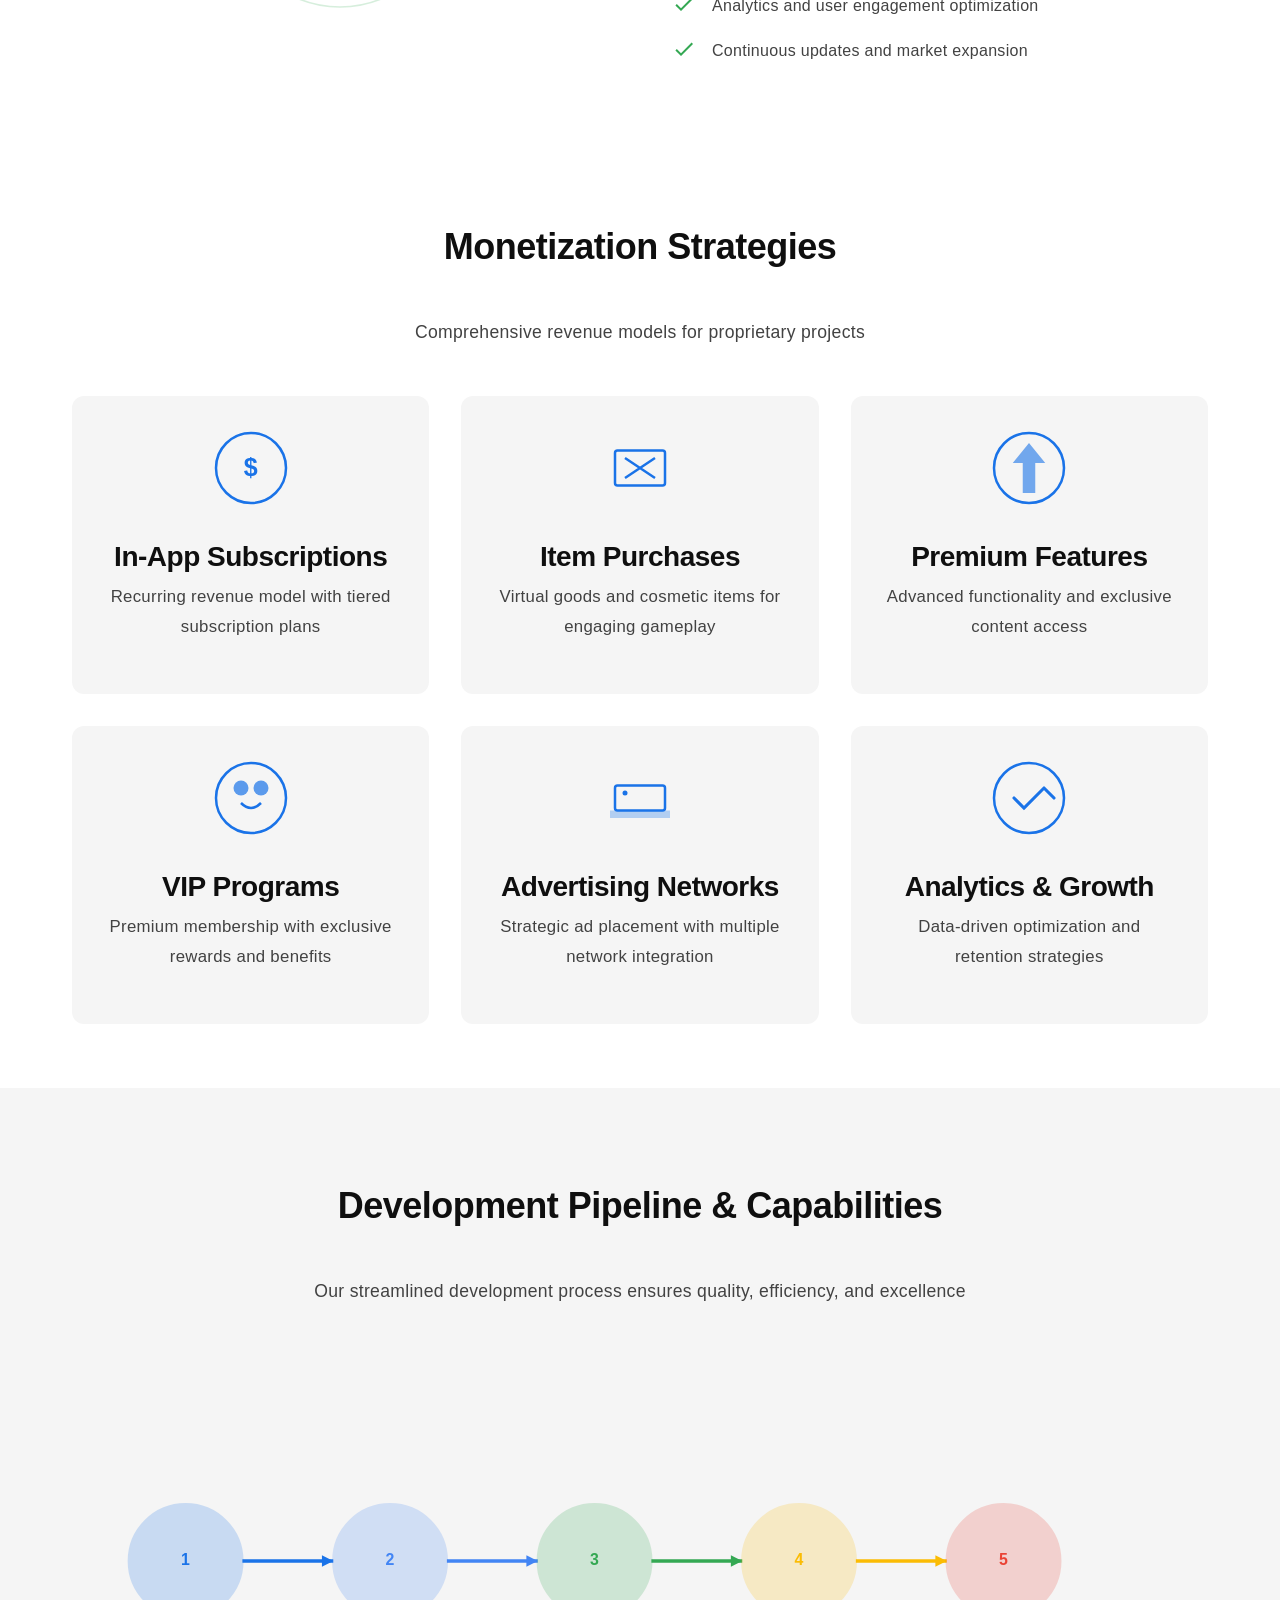
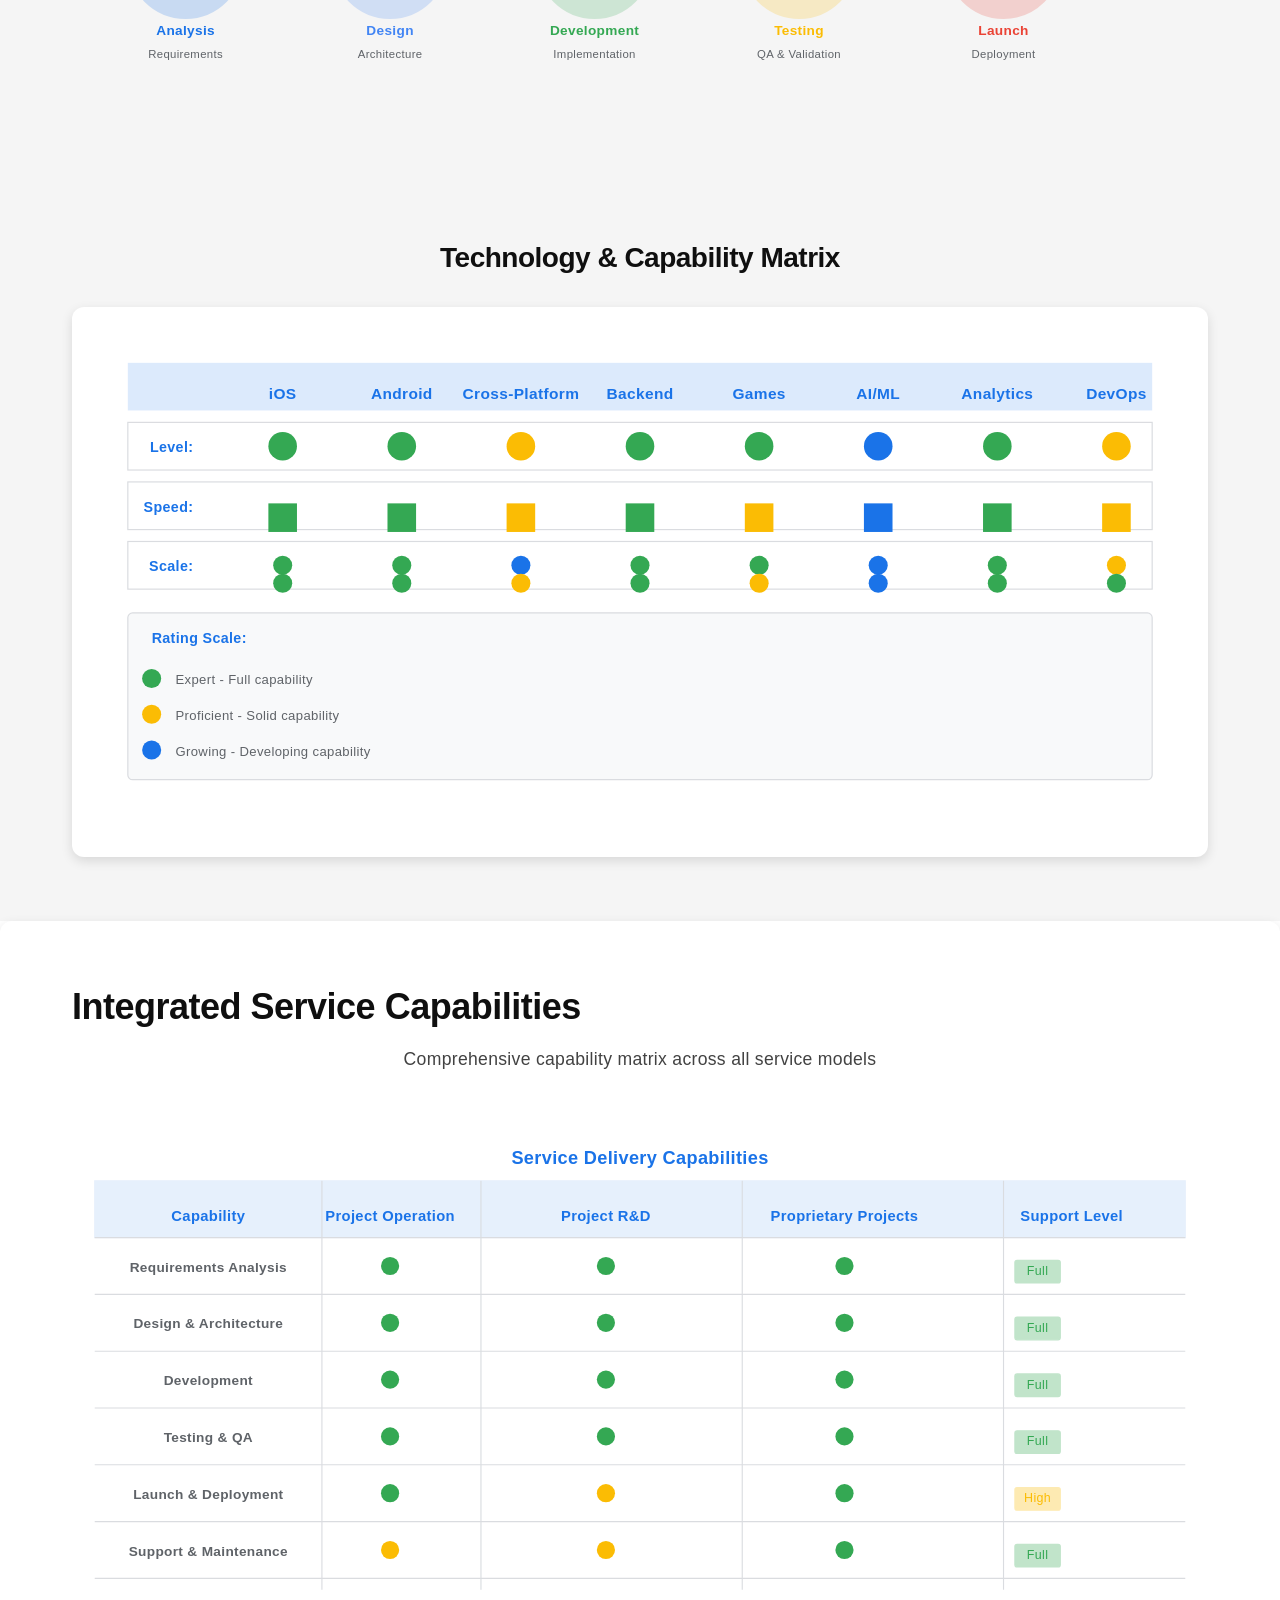
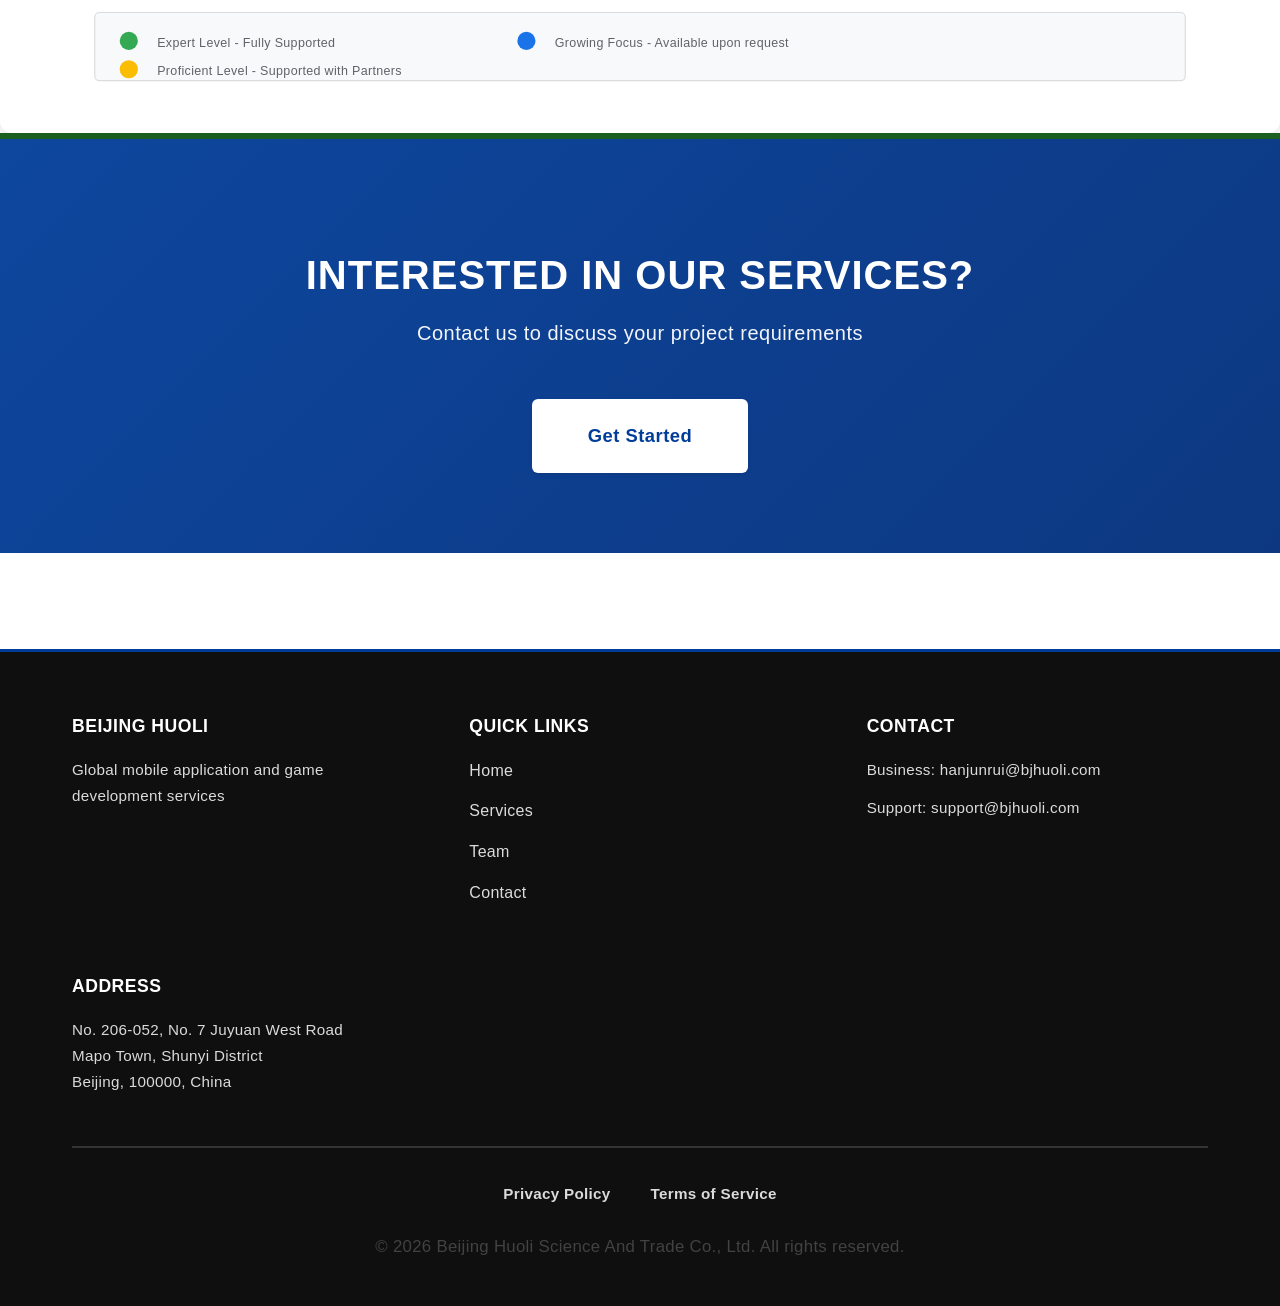
<file: business.html>
<!DOCTYPE html>
<html lang="en">
<head>
    <meta charset="UTF-8">
    <meta name="viewport" content="width=device-width, initial-scale=1.0">
    <meta name="description" content="Beijing Huoli Services - Project operation, R&D development, and proprietary game development with advanced monetization">
    <meta name="keywords" content="mobile app development, game development, app monetization, project operation, R&D services">
    <meta name="robots" content="index, follow">
    <meta property="og:title" content="Services - Beijing Huoli">
    <meta property="og:description" content="Three comprehensive business models for mobile app and game development">
    <meta property="og:type" content="website">
    <meta property="og:url" content="https://bjhuoli.com/business.html">
    <title>Services - Beijing Huoli Mobile App & Game Development</title>
    <link rel="canonical" href="https://bjhuoli.com/business.html">
    <link rel="stylesheet" href="css/styles.css">
</head>
<body>
    <header>
        <nav class="navbar">
            <div class="container">
                <div class="logo-section">
                    <svg class="logo" viewBox="0 0 100 40" width="140" height="56">
                        <rect x="5" y="5" width="90" height="30" fill="none" stroke="#1a73e8" stroke-width="2" rx="4"/>
                        <text x="50" y="28" font-size="18" font-weight="bold" text-anchor="middle" fill="#1a73e8">HUOLI</text>
                    </svg>
                </div>
                <ul class="nav-menu">
                    <li><a href="index.html">Home</a></li>
                    <li><a href="business.html" class="active">Services</a></li>
                    <li><a href="team.html">Team</a></li>
                    <li><a href="contact.html">Contact</a></li>
                </ul>
                <div class="hamburger">
                    <span></span>
                    <span></span>
                    <span></span>
                </div>
            </div>
        </nav>
    </header>

    <main>
        <!-- Page Header -->
        <section class="page-header">
            <div class="container">
                <h1>Our Services</h1>
                <p>Three comprehensive business models tailored to your needs</p>
            </div>
        </section>

        <!-- Service 1: Project Operation -->
        <section class="service-detail">
            <div class="container">
                <div class="service-detail-content">
                    <div class="service-visual">
                        <svg viewBox="0 0 250 250" class="service-illustration">
                            <circle cx="125" cy="125" r="110" fill="none" stroke="#1a73e8" stroke-width="1.5" opacity="0.2"/>
                            <g id="boxes">
                                <rect x="50" y="50" width="50" height="50" fill="none" stroke="#1a73e8" stroke-width="2"/>
                                <rect x="120" y="50" width="50" height="50" fill="none" stroke="#4285f4" stroke-width="2"/>
                                <rect x="85" y="120" width="50" height="50" fill="none" stroke="#1a73e8" stroke-width="2"/>
                            </g>
                            <path d="M 75 100 L 120 100 M 145 100 L 110 120" stroke="#34a853" stroke-width="2" fill="none" stroke-linecap="round"/>
                            <path d="M 110 100 L 110 120" stroke="#34a853" stroke-width="2" fill="none" stroke-linecap="round"/>
                        </svg>
                    </div>
                    <div class="service-text">
                        <h2>01 Project Operation</h2>
                        <p>Comprehensive project management and operational services that take your vision from concept to market deployment.</p>
                        <div class="features-list">
                            <div class="feature">
                                <svg viewBox="0 0 24 24" class="feature-icon">
                                    <path d="M9 16.17L4.83 12l-1.42 1.41L9 19 21 7l-1.41-1.41L9 16.17z" fill="#34a853"/>
                                </svg>
                                <span>End-to-end project lifecycle management</span>
                            </div>
                            <div class="feature">
                                <svg viewBox="0 0 24 24" class="feature-icon">
                                    <path d="M9 16.17L4.83 12l-1.42 1.41L9 19 21 7l-1.41-1.41L9 16.17z" fill="#34a853"/>
                                </svg>
                                <span>Strategic deployment and launch planning</span>
                            </div>
                            <div class="feature">
                                <svg viewBox="0 0 24 24" class="feature-icon">
                                    <path d="M9 16.17L4.83 12l-1.42 1.41L9 19 21 7l-1.41-1.41L9 16.17z" fill="#34a853"/>
                                </svg>
                                <span>Performance optimization and scaling</span>
                            </div>
                            <div class="feature">
                                <svg viewBox="0 0 24 24" class="feature-icon">
                                    <path d="M9 16.17L4.83 12l-1.42 1.41L9 19 21 7l-1.41-1.41L9 16.17z" fill="#34a853"/>
                                </svg>
                                <span>Market analysis and user acquisition strategies</span>
                            </div>
                        </div>
                    </div>
                </div>
            </div>
        </section>

        <!-- Service 2: Project R&D -->
        <section class="service-detail service-detail-alt">
            <div class="container">
                <div class="service-detail-content service-detail-reversed">
                    <div class="service-visual">
                        <svg viewBox="0 0 250 250" class="service-illustration">
                            <circle cx="125" cy="125" r="110" fill="none" stroke="#4285f4" stroke-width="1.5" opacity="0.2"/>
                            <path d="M 80 140 Q 125 80 170 140" stroke="#1a73e8" stroke-width="2.5" fill="none"/>
                            <circle cx="80" cy="140" r="5" fill="#1a73e8"/>
                            <circle cx="125" cy="80" r="5" fill="#4285f4"/>
                            <circle cx="170" cy="140" r="5" fill="#34a853"/>
                            <path d="M 125 140 L 125 180" stroke="#1a73e8" stroke-width="2"/>
                            <circle cx="125" cy="185" r="8" fill="#1a73e8" opacity="0.6"/>
                        </svg>
                    </div>
                    <div class="service-text">
                        <h2>02 Project R&D</h2>
                        <p>Custom development and research services that bring innovation and quality to your mobile applications and games.</p>
                        <div class="features-list">
                            <div class="feature">
                                <svg viewBox="0 0 24 24" class="feature-icon">
                                    <path d="M9 16.17L4.83 12l-1.42 1.41L9 19 21 7l-1.41-1.41L9 16.17z" fill="#34a853"/>
                                </svg>
                                <span>Custom application development</span>
                            </div>
                            <div class="feature">
                                <svg viewBox="0 0 24 24" class="feature-icon">
                                    <path d="M9 16.17L4.83 12l-1.42 1.41L9 19 21 7l-1.41-1.41L9 16.17z" fill="#34a853"/>
                                </svg>
                                <span>Game engine development and optimization</span>
                            </div>
                            <div class="feature">
                                <svg viewBox="0 0 24 24" class="feature-icon">
                                    <path d="M9 16.17L4.83 12l-1.42 1.41L9 19 21 7l-1.41-1.41L9 16.17z" fill="#34a853"/>
                                </svg>
                                <span>Advanced feature implementation</span>
                            </div>
                            <div class="feature">
                                <svg viewBox="0 0 24 24" class="feature-icon">
                                    <path d="M9 16.17L4.83 12l-1.42 1.41L9 19 21 7l-1.41-1.41L9 16.17z" fill="#34a853"/>
                                </svg>
                                <span>Quality assurance and testing frameworks</span>
                            </div>
                        </div>
                    </div>
                </div>
            </div>
        </section>

        <!-- Service 3: Proprietary Projects -->
        <section class="service-detail">
            <div class="container">
                <div class="service-detail-content">
                    <div class="service-visual">
                        <svg viewBox="0 0 250 250" class="service-illustration">
                            <circle cx="125" cy="125" r="110" fill="none" stroke="#34a853" stroke-width="1.5" opacity="0.2"/>
                            <rect x="60" y="80" width="130" height="100" rx="8" fill="none" stroke="#1a73e8" stroke-width="2"/>
                            <path d="M 85 110 Q 125 130 165 110" stroke="#4285f4" stroke-width="2" fill="none"/>
                            <circle cx="85" cy="160" r="4" fill="#34a853"/>
                            <circle cx="125" cy="160" r="4" fill="#34a853"/>
                            <circle cx="165" cy="160" r="4" fill="#34a853"/>
                            <path d="M 85 160 L 165 160" stroke="#34a853" stroke-width="1" stroke-dasharray="2,2"/>
                        </svg>
                    </div>
                    <div class="service-text">
                        <h2>03 Proprietary Projects</h2>
                        <p>In-house developed mobile applications and games with comprehensive monetization strategies for maximum revenue potential.</p>
                        <div class="features-list">
                            <div class="feature">
                                <svg viewBox="0 0 24 24" class="feature-icon">
                                    <path d="M9 16.17L4.83 12l-1.42 1.41L9 19 21 7l-1.41-1.41L9 16.17z" fill="#34a853"/>
                                </svg>
                                <span>Original IP creation and development</span>
                            </div>
                            <div class="feature">
                                <svg viewBox="0 0 24 24" class="feature-icon">
                                    <path d="M9 16.17L4.83 12l-1.42 1.41L9 19 21 7l-1.41-1.41L9 16.17z" fill="#34a853"/>
                                </svg>
                                <span>Multi-platform monetization implementation</span>
                            </div>
                            <div class="feature">
                                <svg viewBox="0 0 24 24" class="feature-icon">
                                    <path d="M9 16.17L4.83 12l-1.42 1.41L9 19 21 7l-1.41-1.41L9 16.17z" fill="#34a853"/>
                                </svg>
                                <span>Analytics and user engagement optimization</span>
                            </div>
                            <div class="feature">
                                <svg viewBox="0 0 24 24" class="feature-icon">
                                    <path d="M9 16.17L4.83 12l-1.42 1.41L9 19 21 7l-1.41-1.41L9 16.17z" fill="#34a853"/>
                                </svg>
                                <span>Continuous updates and market expansion</span>
                            </div>
                        </div>
                    </div>
                </div>
            </div>
        </section>

        <!-- Monetization Strategies -->
        <section class="monetization-section">
            <div class="container">
                <h2>Monetization Strategies</h2>
                <p class="section-intro">Comprehensive revenue models for proprietary projects</p>
                <div class="monetization-strategies">
                    <div class="strategy-card">
                        <div class="strategy-icon">
                            <svg viewBox="0 0 64 64">
                                <circle cx="32" cy="32" r="28" fill="none" stroke="#1a73e8" stroke-width="2"/>
                                <text x="32" y="38" font-size="20" font-weight="bold" text-anchor="middle" fill="#1a73e8">$</text>
                            </svg>
                        </div>
                        <h3>In-App Subscriptions</h3>
                        <p>Recurring revenue model with tiered subscription plans</p>
                    </div>
                    <div class="strategy-card">
                        <div class="strategy-icon">
                            <svg viewBox="0 0 64 64">
                                <rect x="12" y="18" width="40" height="28" rx="2" fill="none" stroke="#1a73e8" stroke-width="2"/>
                                <path d="M 20 24 L 44 40 M 44 24 L 20 40" stroke="#1a73e8" stroke-width="2"/>
                            </svg>
                        </div>
                        <h3>Item Purchases</h3>
                        <p>Virtual goods and cosmetic items for engaging gameplay</p>
                    </div>
                    <div class="strategy-card">
                        <div class="strategy-icon">
                            <svg viewBox="0 0 64 64">
                                <circle cx="32" cy="32" r="28" fill="none" stroke="#1a73e8" stroke-width="2"/>
                                <path d="M 32 12 L 45 28 L 37 28 L 37 52 L 27 52 L 27 28 L 19 28 Z" fill="#1a73e8" opacity="0.6"/>
                            </svg>
                        </div>
                        <h3>Premium Features</h3>
                        <p>Advanced functionality and exclusive content access</p>
                    </div>
                    <div class="strategy-card">
                        <div class="strategy-icon">
                            <svg viewBox="0 0 64 64">
                                <circle cx="32" cy="32" r="28" fill="none" stroke="#1a73e8" stroke-width="2"/>
                                <circle cx="24" cy="24" r="6" fill="#1a73e8" opacity="0.7"/>
                                <circle cx="40" cy="24" r="6" fill="#1a73e8" opacity="0.7"/>
                                <path d="M 24 36 Q 32 44 40 36" stroke="#1a73e8" stroke-width="2" fill="none"/>
                            </svg>
                        </div>
                        <h3>VIP Programs</h3>
                        <p>Premium membership with exclusive rewards and benefits</p>
                    </div>
                    <div class="strategy-card">
                        <div class="strategy-icon">
                            <svg viewBox="0 0 64 64">
                                <rect x="12" y="22" width="40" height="20" rx="2" fill="none" stroke="#1a73e8" stroke-width="2"/>
                                <rect x="8" y="42" width="48" height="6" fill="#1a73e8" opacity="0.3"/>
                                <circle cx="20" cy="28" r="2" fill="#1a73e8"/>
                            </svg>
                        </div>
                        <h3>Advertising Networks</h3>
                        <p>Strategic ad placement with multiple network integration</p>
                    </div>
                    <div class="strategy-card">
                        <div class="strategy-icon">
                            <svg viewBox="0 0 64 64">
                                <circle cx="32" cy="32" r="28" fill="none" stroke="#1a73e8" stroke-width="2"/>
                                <path d="M 20 32 L 28 40 L 44 24 M 44 24 L 52 32" stroke="#1a73e8" stroke-width="2.5" fill="none" stroke-linecap="round"/>
                            </svg>
                        </div>
                        <h3>Analytics & Growth</h3>
                        <p>Data-driven optimization and retention strategies</p>
                    </div>
                </div>
            </div>
        </section>

        <!-- Technology Stack -->
        <section class="technology-stack">
            <div class="container">
                <h2>Development Pipeline & Capabilities</h2>
                <p class="section-intro">Our streamlined development process ensures quality, efficiency, and excellence</p>
                
                <!-- Process Flow Diagram -->
                <div class="process-flow">
                    <svg viewBox="0 0 1000 250" class="flow-diagram">
                        <!-- Connection lines -->
                        <line x1="150" y1="125" x2="230" y2="125" stroke="#1a73e8" stroke-width="3"/>
                        <polygon points="230,125 220,120 220,130" fill="#1a73e8"/>
                        
                        <line x1="330" y1="125" x2="410" y2="125" stroke="#4285f4" stroke-width="3"/>
                        <polygon points="410,125 400,120 400,130" fill="#4285f4"/>
                        
                        <line x1="510" y1="125" x2="590" y2="125" stroke="#34a853" stroke-width="3"/>
                        <polygon points="590,125 580,120 580,130" fill="#34a853"/>
                        
                        <line x1="690" y1="125" x2="770" y2="125" stroke="#fbbc04" stroke-width="3"/>
                        <polygon points="770,125 760,120 760,130" fill="#fbbc04"/>
                        
                        <!-- Step 1: Analysis -->
                        <circle cx="100" cy="125" r="50" fill="#1a73e8" opacity="0.2" stroke="#1a73e8" stroke-width="2"/>
                        <text x="100" y="125" font-size="14" font-weight="bold" text-anchor="middle" dominant-baseline="middle" fill="#1a73e8">1</text>
                        <text x="100" y="190" font-size="12" font-weight="bold" text-anchor="middle" fill="#1a73e8">Analysis</text>
                        <text x="100" y="210" font-size="10" text-anchor="middle" fill="#5f6368">Requirements</text>
                        
                        <!-- Step 2: Design -->
                        <circle cx="280" cy="125" r="50" fill="#4285f4" opacity="0.2" stroke="#4285f4" stroke-width="2"/>
                        <text x="280" y="125" font-size="14" font-weight="bold" text-anchor="middle" dominant-baseline="middle" fill="#4285f4">2</text>
                        <text x="280" y="190" font-size="12" font-weight="bold" text-anchor="middle" fill="#4285f4">Design</text>
                        <text x="280" y="210" font-size="10" text-anchor="middle" fill="#5f6368">Architecture</text>
                        
                        <!-- Step 3: Development -->
                        <circle cx="460" cy="125" r="50" fill="#34a853" opacity="0.2" stroke="#34a853" stroke-width="2"/>
                        <text x="460" y="125" font-size="14" font-weight="bold" text-anchor="middle" dominant-baseline="middle" fill="#34a853">3</text>
                        <text x="460" y="190" font-size="12" font-weight="bold" text-anchor="middle" fill="#34a853">Development</text>
                        <text x="460" y="210" font-size="10" text-anchor="middle" fill="#5f6368">Implementation</text>
                        
                        <!-- Step 4: Testing -->
                        <circle cx="640" cy="125" r="50" fill="#fbbc04" opacity="0.2" stroke="#fbbc04" stroke-width="2"/>
                        <text x="640" y="125" font-size="14" font-weight="bold" text-anchor="middle" dominant-baseline="middle" fill="#fbbc04">4</text>
                        <text x="640" y="190" font-size="12" font-weight="bold" text-anchor="middle" fill="#fbbc04">Testing</text>
                        <text x="640" y="210" font-size="10" text-anchor="middle" fill="#5f6368">QA & Validation</text>
                        
                        <!-- Step 5: Launch -->
                        <circle cx="820" cy="125" r="50" fill="#ea4335" opacity="0.2" stroke="#ea4335" stroke-width="2"/>
                        <text x="820" y="125" font-size="14" font-weight="bold" text-anchor="middle" dominant-baseline="middle" fill="#ea4335">5</text>
                        <text x="820" y="190" font-size="12" font-weight="bold" text-anchor="middle" fill="#ea4335">Launch</text>
                        <text x="820" y="210" font-size="10" text-anchor="middle" fill="#5f6368">Deployment</text>
                    </svg>
                </div>

                <!-- Capabilities Matrix -->
                <h3 style="text-align: center; margin-top: 4rem; margin-bottom: 2rem;">Technology & Capability Matrix</h3>
                <div class="capabilities-matrix">
                    <svg viewBox="0 0 900 400" class="matrix-diagram">
                        <!-- Header -->
                        <rect x="20" y="20" width="860" height="40" fill="#1a73e8" opacity="0.15"/>
                        <text x="150" y="50" font-size="13" font-weight="bold" text-anchor="middle" fill="#1a73e8">iOS</text>
                        <text x="250" y="50" font-size="13" font-weight="bold" text-anchor="middle" fill="#1a73e8">Android</text>
                        <text x="350" y="50" font-size="13" font-weight="bold" text-anchor="middle" fill="#1a73e8">Cross-Platform</text>
                        <text x="450" y="50" font-size="13" font-weight="bold" text-anchor="middle" fill="#1a73e8">Backend</text>
                        <text x="550" y="50" font-size="13" font-weight="bold" text-anchor="middle" fill="#1a73e8">Games</text>
                        <text x="650" y="50" font-size="13" font-weight="bold" text-anchor="middle" fill="#1a73e8">AI/ML</text>
                        <text x="750" y="50" font-size="13" font-weight="bold" text-anchor="middle" fill="#1a73e8">Analytics</text>
                        <text x="850" y="50" font-size="13" font-weight="bold" text-anchor="middle" fill="#1a73e8">DevOps</text>
                        
                        <!-- Rows with capabilities -->
                        <g id="row1">
                            <rect x="20" y="70" width="860" height="40" fill="none" stroke="#dadce0" stroke-width="1"/>
                            <text x="75" y="95" font-size="12" font-weight="bold" text-anchor="end" fill="#1a73e8">Level:</text>
                            <circle cx="150" cy="90" r="12" fill="#34a853"/>
                            <circle cx="250" cy="90" r="12" fill="#34a853"/>
                            <circle cx="350" cy="90" r="12" fill="#fbbc04"/>
                            <circle cx="450" cy="90" r="12" fill="#34a853"/>
                            <circle cx="550" cy="90" r="12" fill="#34a853"/>
                            <circle cx="650" cy="90" r="12" fill="#1a73e8"/>
                            <circle cx="750" cy="90" r="12" fill="#34a853"/>
                            <circle cx="850" cy="90" r="12" fill="#fbbc04"/>
                        </g>
                        
                        <g id="row2">
                            <rect x="20" y="120" width="860" height="40" fill="none" stroke="#dadce0" stroke-width="1"/>
                            <text x="75" y="145" font-size="12" font-weight="bold" text-anchor="end" fill="#1a73e8">Speed:</text>
                            <rect x="138" y="138" width="24" height="24" fill="#34a853"/>
                            <rect x="238" y="138" width="24" height="24" fill="#34a853"/>
                            <rect x="338" y="138" width="24" height="24" fill="#fbbc04"/>
                            <rect x="438" y="138" width="24" height="24" fill="#34a853"/>
                            <rect x="538" y="138" width="24" height="24" fill="#fbbc04"/>
                            <rect x="638" y="138" width="24" height="24" fill="#1a73e8"/>
                            <rect x="738" y="138" width="24" height="24" fill="#34a853"/>
                            <rect x="838" y="138" width="24" height="24" fill="#fbbc04"/>
                        </g>
                        
                        <g id="row3">
                            <rect x="20" y="170" width="860" height="40" fill="none" stroke="#dadce0" stroke-width="1"/>
                            <text x="75" y="195" font-size="12" font-weight="bold" text-anchor="end" fill="#1a73e8">Scale:</text>
                            <circle cx="150" cy="190" r="8" fill="#34a853"/>
                            <circle cx="150" cy="205" r="8" fill="#34a853"/>
                            <circle cx="250" cy="190" r="8" fill="#34a853"/>
                            <circle cx="250" cy="205" r="8" fill="#34a853"/>
                            <circle cx="350" cy="190" r="8" fill="#1a73e8"/>
                            <circle cx="350" cy="205" r="8" fill="#fbbc04"/>
                            <circle cx="450" cy="190" r="8" fill="#34a853"/>
                            <circle cx="450" cy="205" r="8" fill="#34a853"/>
                            <circle cx="550" cy="190" r="8" fill="#34a853"/>
                            <circle cx="550" cy="205" r="8" fill="#fbbc04"/>
                            <circle cx="650" cy="190" r="8" fill="#1a73e8"/>
                            <circle cx="650" cy="205" r="8" fill="#1a73e8"/>
                            <circle cx="750" cy="190" r="8" fill="#34a853"/>
                            <circle cx="750" cy="205" r="8" fill="#34a853"/>
                            <circle cx="850" cy="190" r="8" fill="#fbbc04"/>
                            <circle cx="850" cy="205" r="8" fill="#34a853"/>
                        </g>
                        
                        <!-- Legend -->
                        <rect x="20" y="230" width="860" height="140" fill="#f8f9fa" stroke="#dadce0" stroke-width="1" rx="4"/>
                        <text x="40" y="255" font-size="12" font-weight="bold" fill="#1a73e8">Rating Scale:</text>
                        
                        <circle cx="40" cy="285" r="8" fill="#34a853"/>
                        <text x="60" y="290" font-size="11" fill="#5f6368">Expert - Full capability</text>
                        
                        <circle cx="40" cy="315" r="8" fill="#fbbc04"/>
                        <text x="60" y="320" font-size="11" fill="#5f6368">Proficient - Solid capability</text>
                        
                        <circle cx="40" cy="345" r="8" fill="#1a73e8"/>
                        <text x="60" y="350" font-size="11" fill="#5f6368">Growing - Developing capability</text>
                    </svg>
                </div>
            </div>
        </section>

        <!-- Capabilities Matrix -->
        <section class="capabilities-matrix">
            <div class="container">
                <h2>Integrated Service Capabilities</h2>
                <p class="section-intro">Comprehensive capability matrix across all service models</p>
                <div class="matrix-diagram">
                    <svg viewBox="0 0 1000 500" class="matrix-svg">
                        <!-- Title -->
                        <text x="500" y="35" font-size="16" font-weight="bold" text-anchor="middle" fill="#1a73e8">Service Delivery Capabilities</text>
                        
                        <!-- Header row -->
                        <rect x="20" y="50" width="960" height="50" fill="#1a73e8" opacity="0.1" stroke="#1a73e8" stroke-width="1"/>
                        <text x="120" y="85" font-size="13" font-weight="bold" text-anchor="middle" fill="#1a73e8">Capability</text>
                        <text x="280" y="85" font-size="13" font-weight="bold" text-anchor="middle" fill="#1a73e8">Project Operation</text>
                        <text x="470" y="85" font-size="13" font-weight="bold" text-anchor="middle" fill="#1a73e8">Project R&D</text>
                        <text x="680" y="85" font-size="13" font-weight="bold" text-anchor="middle" fill="#1a73e8">Proprietary Projects</text>
                        <text x="880" y="85" font-size="13" font-weight="bold" text-anchor="middle" fill="#1a73e8">Support Level</text>
                        
                        <!-- Row dividers -->
                        <line x1="20" y1="100" x2="980" y2="100" stroke="#dadce0" stroke-width="1"/>
                        <line x1="20" y1="150" x2="980" y2="150" stroke="#dadce0" stroke-width="1"/>
                        <line x1="20" y1="200" x2="980" y2="200" stroke="#dadce0" stroke-width="1"/>
                        <line x1="20" y1="250" x2="980" y2="250" stroke="#dadce0" stroke-width="1"/>
                        <line x1="20" y1="300" x2="980" y2="300" stroke="#dadce0" stroke-width="1"/>
                        <line x1="20" y1="350" x2="980" y2="350" stroke="#dadce0" stroke-width="1"/>
                        <line x1="20" y1="400" x2="980" y2="400" stroke="#dadce0" stroke-width="1"/>
                        
                        <!-- Column dividers -->
                        <line x1="220" y1="50" x2="220" y2="410" stroke="#dadce0" stroke-width="1"/>
                        <line x1="360" y1="50" x2="360" y2="410" stroke="#dadce0" stroke-width="1"/>
                        <line x1="590" y1="50" x2="590" y2="410" stroke="#dadce0" stroke-width="1"/>
                        <line x1="820" y1="50" x2="820" y2="410" stroke="#dadce0" stroke-width="1"/>
                        
                        <!-- Row 1: Requirements Analysis -->
                        <text x="120" y="130" font-size="12" font-weight="bold" text-anchor="middle" fill="#5f6368">Requirements Analysis</text>
                        <circle cx="280" cy="125" r="8" fill="#34a853"/>
                        <circle cx="470" cy="125" r="8" fill="#34a853"/>
                        <circle cx="680" cy="125" r="8" fill="#34a853"/>
                        <rect x="830" y="120" width="40" height="20" fill="#34a853" opacity="0.3" stroke="#34a853" stroke-width="1" rx="2"/>
                        <text x="850" y="133" font-size="11" text-anchor="middle" fill="#34a853">Full</text>
                        
                        <!-- Row 2: Design & Architecture -->
                        <text x="120" y="180" font-size="12" font-weight="bold" text-anchor="middle" fill="#5f6368">Design & Architecture</text>
                        <circle cx="280" cy="175" r="8" fill="#34a853"/>
                        <circle cx="470" cy="175" r="8" fill="#34a853"/>
                        <circle cx="680" cy="175" r="8" fill="#34a853"/>
                        <rect x="830" y="170" width="40" height="20" fill="#34a853" opacity="0.3" stroke="#34a853" stroke-width="1" rx="2"/>
                        <text x="850" y="183" font-size="11" text-anchor="middle" fill="#34a853">Full</text>
                        
                        <!-- Row 3: Development -->
                        <text x="120" y="230" font-size="12" font-weight="bold" text-anchor="middle" fill="#5f6368">Development</text>
                        <circle cx="280" cy="225" r="8" fill="#34a853"/>
                        <circle cx="470" cy="225" r="8" fill="#34a853"/>
                        <circle cx="680" cy="225" r="8" fill="#34a853"/>
                        <rect x="830" y="220" width="40" height="20" fill="#34a853" opacity="0.3" stroke="#34a853" stroke-width="1" rx="2"/>
                        <text x="850" y="233" font-size="11" text-anchor="middle" fill="#34a853">Full</text>
                        
                        <!-- Row 4: Testing & QA -->
                        <text x="120" y="280" font-size="12" font-weight="bold" text-anchor="middle" fill="#5f6368">Testing & QA</text>
                        <circle cx="280" cy="275" r="8" fill="#34a853"/>
                        <circle cx="470" cy="275" r="8" fill="#34a853"/>
                        <circle cx="680" cy="275" r="8" fill="#34a853"/>
                        <rect x="830" y="270" width="40" height="20" fill="#34a853" opacity="0.3" stroke="#34a853" stroke-width="1" rx="2"/>
                        <text x="850" y="283" font-size="11" text-anchor="middle" fill="#34a853">Full</text>
                        
                        <!-- Row 5: Launch & Deployment -->
                        <text x="120" y="330" font-size="12" font-weight="bold" text-anchor="middle" fill="#5f6368">Launch & Deployment</text>
                        <circle cx="280" cy="325" r="8" fill="#34a853"/>
                        <circle cx="470" cy="325" r="8" fill="#fbbc04"/>
                        <circle cx="680" cy="325" r="8" fill="#34a853"/>
                        <rect x="830" y="320" width="40" height="20" fill="#fbbc04" opacity="0.3" stroke="#fbbc04" stroke-width="1" rx="2"/>
                        <text x="850" y="333" font-size="11" text-anchor="middle" fill="#fbbc04">High</text>
                        
                        <!-- Row 6: Support & Maintenance -->
                        <text x="120" y="380" font-size="12" font-weight="bold" text-anchor="middle" fill="#5f6368">Support & Maintenance</text>
                        <circle cx="280" cy="375" r="8" fill="#fbbc04"/>
                        <circle cx="470" cy="375" r="8" fill="#fbbc04"/>
                        <circle cx="680" cy="375" r="8" fill="#34a853"/>
                        <rect x="830" y="370" width="40" height="20" fill="#34a853" opacity="0.3" stroke="#34a853" stroke-width="1" rx="2"/>
                        <text x="850" y="383" font-size="11" text-anchor="middle" fill="#34a853">Full</text>
                        
                        <!-- Legend -->
                        <g id="legend">
                            <rect x="20" y="430" width="960" height="60" fill="#f8f9fa" stroke="#dadce0" stroke-width="1" rx="4"/>
                            <circle cx="50" cy="455" r="8" fill="#34a853"/>
                            <text x="75" y="460" font-size="11" fill="#5f6368">Expert Level - Fully Supported</text>
                            
                            <circle cx="50" cy="480" r="8" fill="#fbbc04"/>
                            <text x="75" y="485" font-size="11" fill="#5f6368">Proficient Level - Supported with Partners</text>
                            
                            <circle cx="400" cy="455" r="8" fill="#1a73e8"/>
                            <text x="425" y="460" font-size="11" fill="#5f6368">Growing Focus - Available upon request</text>
                        </g>
                    </svg>
                </div>
            </div>
        </section>

        <!-- CTA Section -->
        <section class="cta-section">
            <div class="container">
                <h2>Interested in Our Services?</h2>
                <p>Contact us to discuss your project requirements</p>
                <a href="contact.html" class="btn-primary btn-large">Get Started</a>
            </div>
        </section>
    </main>

    <!-- Footer -->
    <footer>
        <div class="container">
            <div class="footer-content">
                <div class="footer-section">
                    <h4>Beijing Huoli</h4>
                    <p>Global mobile application and game development services</p>
                </div>
                <div class="footer-section">
                    <h4>Quick Links</h4>
                    <ul>
                        <li><a href="index.html">Home</a></li>
                        <li><a href="business.html">Services</a></li>
                        <li><a href="team.html">Team</a></li>
                        <li><a href="contact.html">Contact</a></li>
                    </ul>
                </div>
                <div class="footer-section">
                    <h4>Contact</h4>
                    <p>Business: <a href="mailto:hanjunrui@bjhuoli.com">hanjunrui@bjhuoli.com</a></p>
                    <p>Support: <a href="mailto:support@bjhuoli.com">support@bjhuoli.com</a></p>
                </div>
                <div class="footer-section">
                    <h4>Address</h4>
                    <p>No. 206-052, No. 7 Juyuan West Road<br>Mapo Town, Shunyi District<br>Beijing, 100000, China</p>
                </div>
            </div>
            <div class="footer-bottom">
                <div class="footer-links">
                    <a href="privacy.html">Privacy Policy</a>
                    <a href="terms.html">Terms of Service</a>
                </div>
                <p>&copy; 2026 Beijing Huoli Science And Trade Co., Ltd. All rights reserved.</p>
            </div>
        </div>
    </footer>

    <script src="js/main.js"></script>
</body>
</html>
</file>
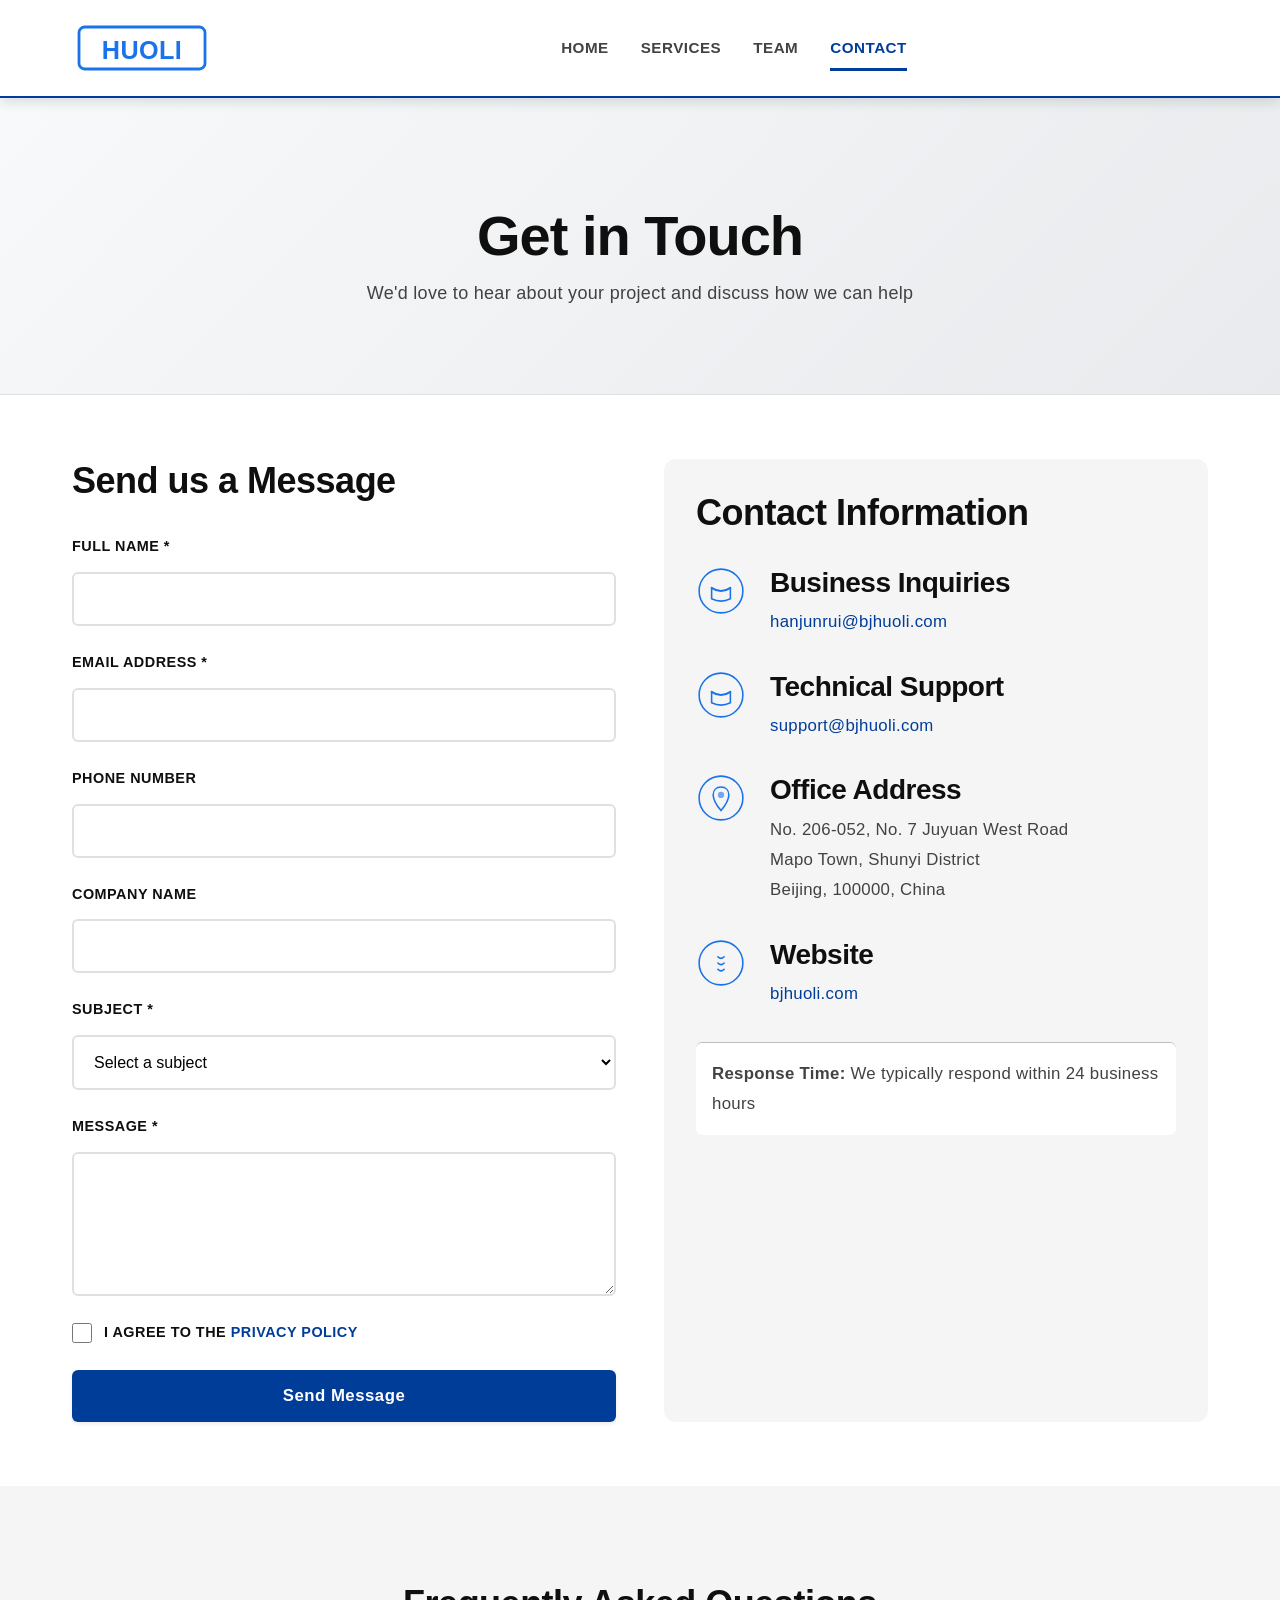
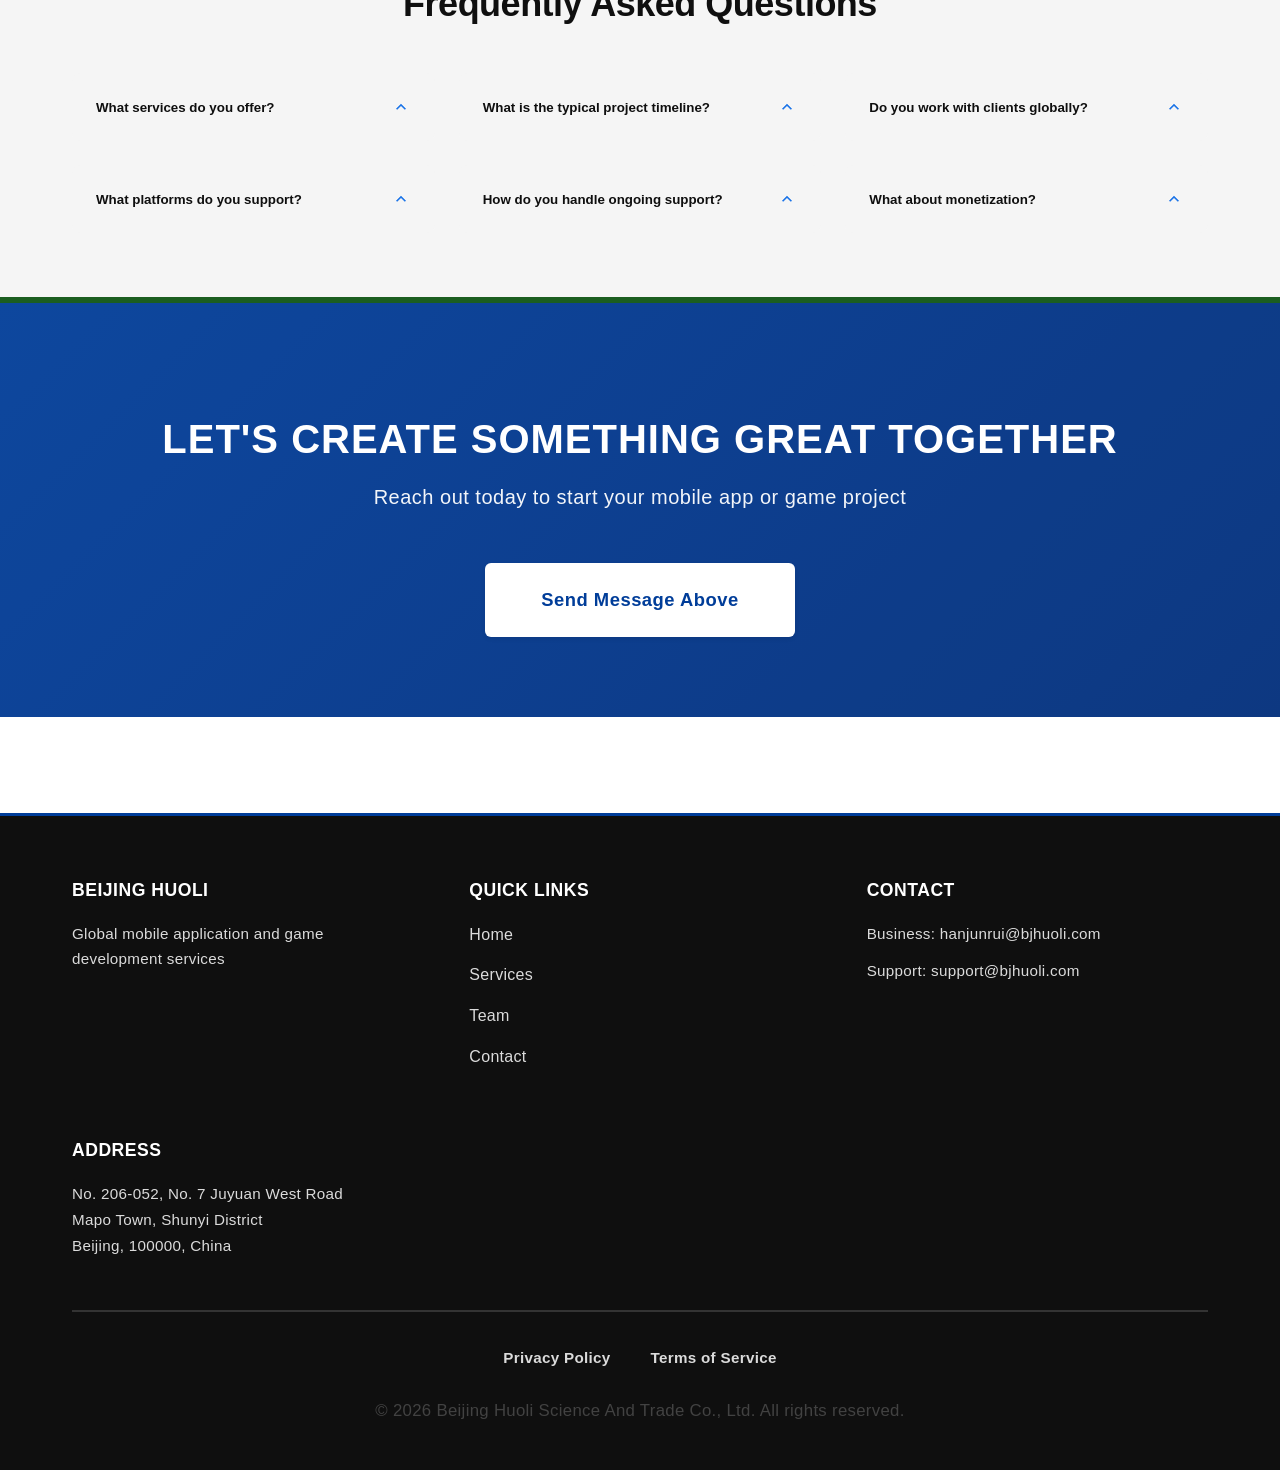
<file: contact.html>
<!DOCTYPE html>
<html lang="en">
<head>
    <meta charset="UTF-8">
    <meta name="viewport" content="width=device-width, initial-scale=1.0">
    <meta name="description" content="Contact Beijing Huoli - Get in touch for mobile app and game development services">
    <meta name="keywords" content="contact, Beijing Huoli, mobile app development, game development, support">
    <meta name="robots" content="index, follow">
    <meta property="og:title" content="Contact - Beijing Huoli">
    <meta property="og:description" content="Contact Beijing Huoli for professional mobile development services">
    <meta property="og:type" content="website">
    <meta property="og:url" content="https://bjhuoli.com/contact.html">
    <title>Contact - Beijing Huoli Mobile Development Services</title>
    <link rel="canonical" href="https://bjhuoli.com/contact.html">
    <link rel="stylesheet" href="css/styles.css">
</head>
<body>
    <header>
        <nav class="navbar">
            <div class="container">
                <div class="logo-section">
                    <svg class="logo" viewBox="0 0 100 40" width="140" height="56">
                        <rect x="5" y="5" width="90" height="30" fill="none" stroke="#1a73e8" stroke-width="2" rx="4"/>
                        <text x="50" y="28" font-size="18" font-weight="bold" text-anchor="middle" fill="#1a73e8">HUOLI</text>
                    </svg>
                </div>
                <ul class="nav-menu">
                    <li><a href="index.html">Home</a></li>
                    <li><a href="business.html">Services</a></li>
                    <li><a href="team.html">Team</a></li>
                    <li><a href="contact.html" class="active">Contact</a></li>
                </ul>
                <div class="hamburger">
                    <span></span>
                    <span></span>
                    <span></span>
                </div>
            </div>
        </nav>
    </header>

    <main>
        <!-- Page Header -->
        <section class="page-header">
            <div class="container">
                <h1>Get in Touch</h1>
                <p>We'd love to hear about your project and discuss how we can help</p>
            </div>
        </section>

        <!-- Contact Section -->
        <section class="contact-section">
            <div class="container">
                <div class="contact-wrapper">
                    <!-- Contact Form -->
                    <div class="contact-form-wrapper">
                        <h2>Send us a Message</h2>
                        <form id="contactForm" class="contact-form">
                            <div class="form-group">
                                <label for="name">Full Name *</label>
                                <input type="text" id="name" name="name" required="required">
                            </div>
                            <div class="form-group">
                                <label for="email">Email Address *</label>
                                <input type="email" id="email" name="email" required="required">
                            </div>
                            <div class="form-group">
                                <label for="phone">Phone Number</label>
                                <input type="tel" id="phone" name="phone">
                            </div>
                            <div class="form-group">
                                <label for="company">Company Name</label>
                                <input type="text" id="company" name="company">
                            </div>
                            <div class="form-group">
                                <label for="subject">Subject *</label>
                                <select id="subject" name="subject" required="required">
                                    <option value="">Select a subject</option>
                                    <option value="project-operation">Project Operation Services</option>
                                    <option value="project-rd">Project R&D Services</option>
                                    <option value="proprietary">Proprietary Project Development</option>
                                    <option value="partnership">Partnership Inquiry</option>
                                    <option value="support">Technical Support</option>
                                    <option value="other">Other</option>
                                </select>
                            </div>
                            <div class="form-group">
                                <label for="message">Message *</label>
                                <textarea id="message" name="message" rows="6" required="required"></textarea>
                            </div>
                            <div class="form-group checkbox">
                                <input type="checkbox" id="privacy" name="privacy" required="required">
                                <label for="privacy">I agree to the <a href="privacy.html">Privacy Policy</a></label>
                            </div>
                            <button type="submit" class="btn-primary">Send Message</button>
                            <div id="formMessage" class="form-message"></div>
                        </form>
                    </div>

                    <!-- Contact Information -->
                    <div class="contact-info-wrapper">
                        <h2>Contact Information</h2>
                        
                        <div class="contact-info-item">
                            <div class="info-icon">
                                <svg viewBox="0 0 64 64">
                                    <circle cx="32" cy="32" r="28" fill="none" stroke="#1a73e8" stroke-width="2"/>
                                    <path d="M 20 28 Q 32 36 44 28" stroke="#1a73e8" stroke-width="2.5" fill="none" stroke-linecap="round"/>
                                    <path d="M 20 28 L 20 42 Q 32 48 44 42 L 44 28" stroke="#1a73e8" stroke-width="2" fill="none" stroke-linecap="round"/>
                                </svg>
                            </div>
                            <div class="info-content">
                                <h3>Business Inquiries</h3>
                                <p><a href="mailto:hanjunrui@bjhuoli.com">hanjunrui@bjhuoli.com</a></p>
                            </div>
                        </div>

                        <div class="contact-info-item">
                            <div class="info-icon">
                                <svg viewBox="0 0 64 64">
                                    <circle cx="32" cy="32" r="28" fill="none" stroke="#1a73e8" stroke-width="2"/>
                                    <path d="M 20 28 Q 32 36 44 28" stroke="#1a73e8" stroke-width="2.5" fill="none" stroke-linecap="round"/>
                                    <path d="M 20 28 L 20 42 Q 32 48 44 42 L 44 28" stroke="#1a73e8" stroke-width="2" fill="none" stroke-linecap="round"/>
                                </svg>
                            </div>
                            <div class="info-content">
                                <h3>Technical Support</h3>
                                <p><a href="mailto:support@bjhuoli.com">support@bjhuoli.com</a></p>
                            </div>
                        </div>

                        <div class="contact-info-item">
                            <div class="info-icon">
                                <svg viewBox="0 0 64 64">
                                    <circle cx="32" cy="32" r="28" fill="none" stroke="#1a73e8" stroke-width="2"/>
                                    <path d="M 32 18 C 38 18 42 22 42 28 C 42 36 32 48 32 48 C 32 48 22 36 22 28 C 22 22 26 18 32 18" stroke="#1a73e8" stroke-width="2" fill="none" stroke-linecap="round"/>
                                    <circle cx="32" cy="28" r="4" fill="#1a73e8" opacity="0.6"/>
                                </svg>
                            </div>
                            <div class="info-content">
                                <h3>Office Address</h3>
                                <p>No. 206-052, No. 7 Juyuan West Road<br>Mapo Town, Shunyi District<br>Beijing, 100000, China</p>
                            </div>
                        </div>

                        <div class="contact-info-item">
                            <div class="info-icon">
                                <svg viewBox="0 0 64 64">
                                    <circle cx="32" cy="32" r="28" fill="none" stroke="#1a73e8" stroke-width="2"/>
                                    <path d="M 28 24 Q 32 28 36 24 M 28 32 Q 32 36 36 32 M 28 40 Q 32 44 36 40" stroke="#1a73e8" stroke-width="2" fill="none" stroke-linecap="round"/>
                                </svg>
                            </div>
                            <div class="info-content">
                                <h3>Website</h3>
                                <p><a href="https://bjhuoli.com" target="_blank">bjhuoli.com</a></p>
                            </div>
                        </div>

                        <div class="response-time">
                            <p><strong>Response Time:</strong> We typically respond within 24 business hours</p>
                        </div>
                    </div>
                </div>
            </div>
        </section>

        <!-- FAQ Section -->
        <section class="faq-section">
            <div class="container">
                <h2>Frequently Asked Questions</h2>
                <div class="faq-grid">
                    <div class="faq-item">
                        <button class="faq-question">
                            <span>What services do you offer?</span>
                            <svg viewBox="0 0 24 24" class="faq-icon">
                                <path d="M12 8l-6 6 1.41 1.41L12 10.83l4.59 4.58L18 14z" fill="#1a73e8"/>
                            </svg>
                        </button>
                        <div class="faq-answer">
                            <p>We provide three main services: Project Operation, Project R&D, and Proprietary Project Development. Each service is designed to meet different client needs and project requirements.</p>
                        </div>
                    </div>

                    <div class="faq-item">
                        <button class="faq-question">
                            <span>What is the typical project timeline?</span>
                            <svg viewBox="0 0 24 24" class="faq-icon">
                                <path d="M12 8l-6 6 1.41 1.41L12 10.83l4.59 4.58L18 14z" fill="#1a73e8"/>
                            </svg>
                        </button>
                        <div class="faq-answer">
                            <p>Project timelines vary based on scope and complexity. Simple apps may take 2-3 months, while complex games could take 6-12 months or more. We'll provide a detailed timeline after initial consultation.</p>
                        </div>
                    </div>

                    <div class="faq-item">
                        <button class="faq-question">
                            <span>Do you work with clients globally?</span>
                            <svg viewBox="0 0 24 24" class="faq-icon">
                                <path d="M12 8l-6 6 1.41 1.41L12 10.83l4.59 4.58L18 14z" fill="#1a73e8"/>
                            </svg>
                        </button>
                        <div class="faq-answer">
                            <p>Yes! We work with clients from around the world. Our global team ensures we can support projects across different time zones and markets.</p>
                        </div>
                    </div>

                    <div class="faq-item">
                        <button class="faq-question">
                            <span>What platforms do you support?</span>
                            <svg viewBox="0 0 24 24" class="faq-icon">
                                <path d="M12 8l-6 6 1.41 1.41L12 10.83l4.59 4.58L18 14z" fill="#1a73e8"/>
                            </svg>
                        </button>
                        <div class="faq-answer">
                            <p>We develop for iOS, Android, and cross-platform solutions. We can also create web applications and backend services as needed for your project.</p>
                        </div>
                    </div>

                    <div class="faq-item">
                        <button class="faq-question">
                            <span>How do you handle ongoing support?</span>
                            <svg viewBox="0 0 24 24" class="faq-icon">
                                <path d="M12 8l-6 6 1.41 1.41L12 10.83l4.59 4.58L18 14z" fill="#1a73e8"/>
                            </svg>
                        </button>
                        <div class="faq-answer">
                            <p>We provide post-launch support including bug fixes, updates, optimization, and feature enhancements. Support packages can be customized based on your needs.</p>
                        </div>
                    </div>

                    <div class="faq-item">
                        <button class="faq-question">
                            <span>What about monetization?</span>
                            <svg viewBox="0 0 24 24" class="faq-icon">
                                <path d="M12 8l-6 6 1.41 1.41L12 10.83l4.59 4.58L18 14z" fill="#1a73e8"/>
                            </svg>
                        </button>
                        <div class="faq-answer">
                            <p>We specialize in implementing multiple monetization strategies including in-app purchases, subscriptions, advertising, and VIP programs to maximize revenue potential.</p>
                        </div>
                    </div>
                </div>
            </div>
        </section>

        <!-- CTA Section -->
        <section class="cta-section">
            <div class="container">
                <h2>Let's Create Something Great Together</h2>
                <p>Reach out today to start your mobile app or game project</p>
                <a href="#contactForm" class="btn-primary btn-large">Send Message Above</a>
            </div>
        </section>
    </main>

    <!-- Footer -->
    <footer>
        <div class="container">
            <div class="footer-content">
                <div class="footer-section">
                    <h4>Beijing Huoli</h4>
                    <p>Global mobile application and game development services</p>
                </div>
                <div class="footer-section">
                    <h4>Quick Links</h4>
                    <ul>
                        <li><a href="index.html">Home</a></li>
                        <li><a href="business.html">Services</a></li>
                        <li><a href="team.html">Team</a></li>
                        <li><a href="contact.html">Contact</a></li>
                    </ul>
                </div>
                <div class="footer-section">
                    <h4>Contact</h4>
                    <p>Business: <a href="mailto:hanjunrui@bjhuoli.com">hanjunrui@bjhuoli.com</a></p>
                    <p>Support: <a href="mailto:support@bjhuoli.com">support@bjhuoli.com</a></p>
                </div>
                <div class="footer-section">
                    <h4>Address</h4>
                    <p>No. 206-052, No. 7 Juyuan West Road<br>Mapo Town, Shunyi District<br>Beijing, 100000, China</p>
                </div>
            </div>
            <div class="footer-bottom">
                <div class="footer-links">
                    <a href="privacy.html">Privacy Policy</a>
                    <a href="terms.html">Terms of Service</a>
                </div>
                <p>&copy; 2026 Beijing Huoli Science And Trade Co., Ltd. All rights reserved.</p>
            </div>
        </div>
    </footer>

    <script src="js/main.js"></script>
</body>
</html>
</file>
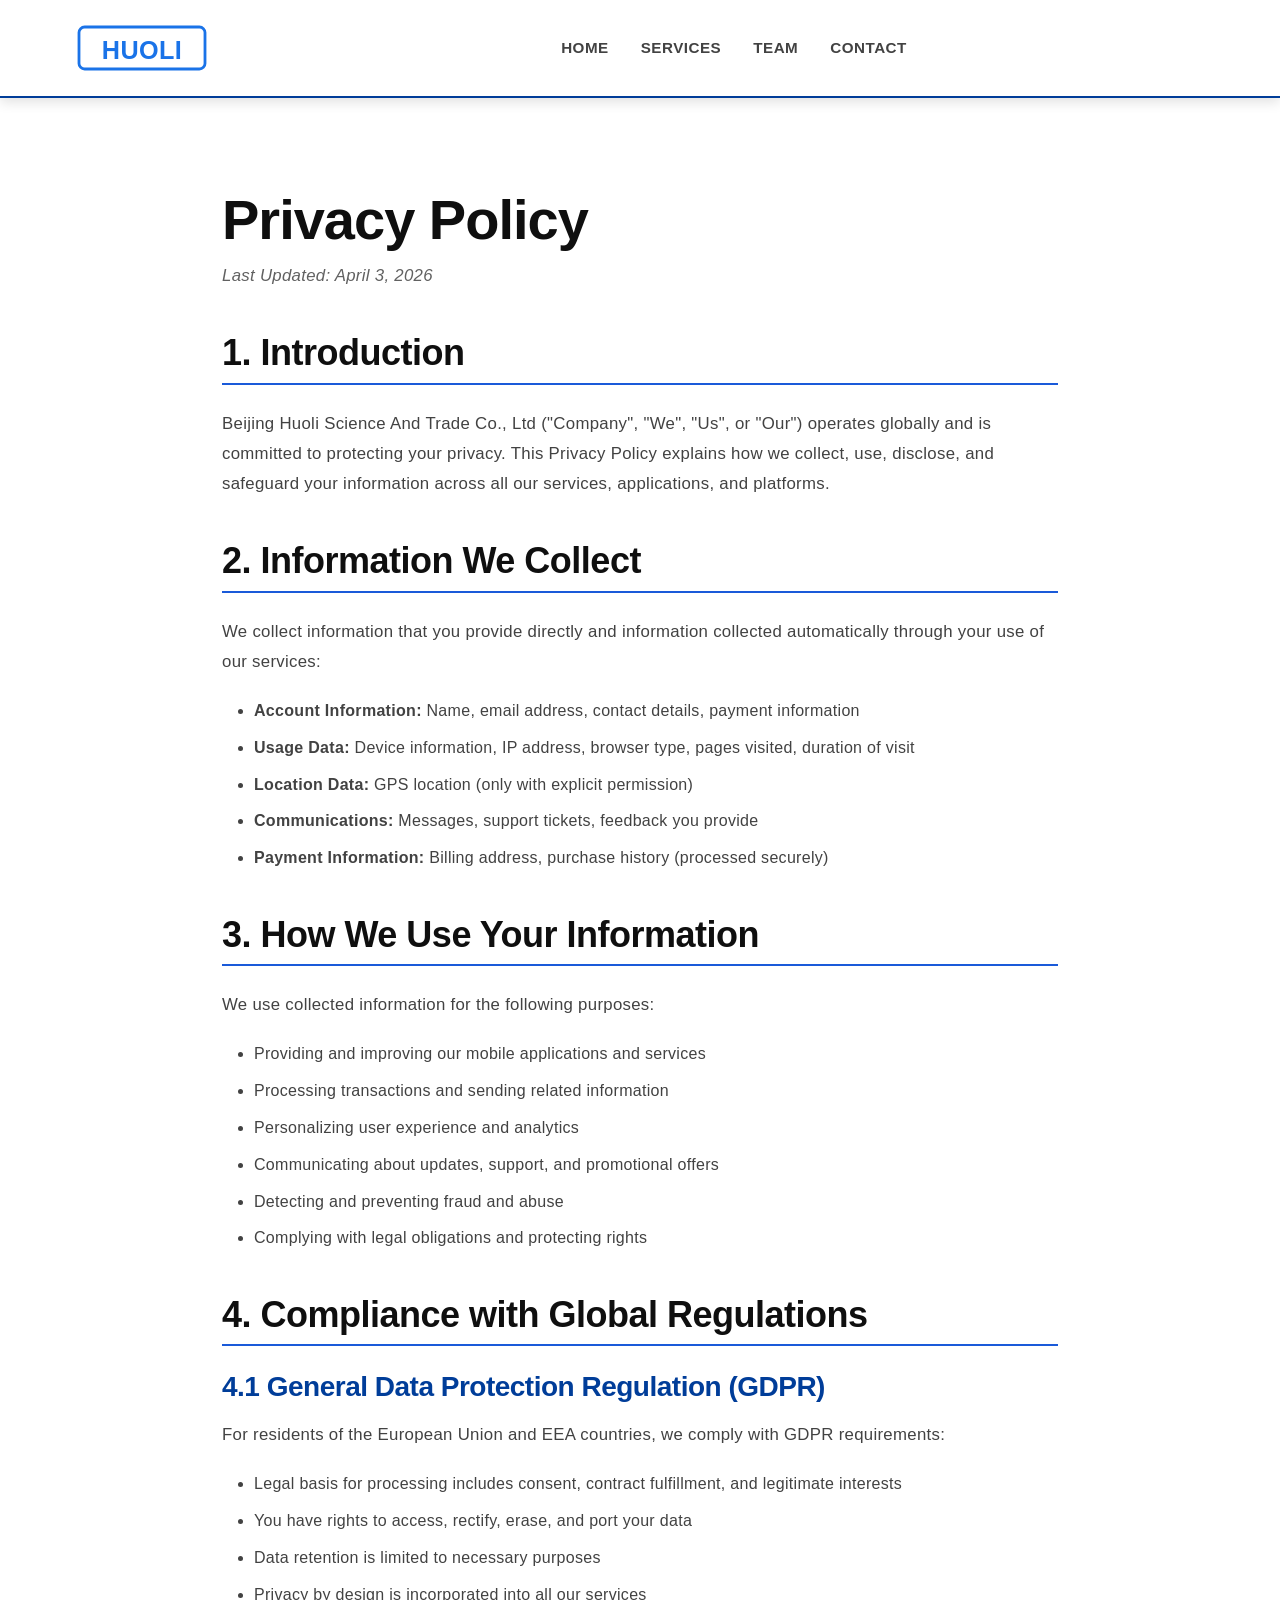
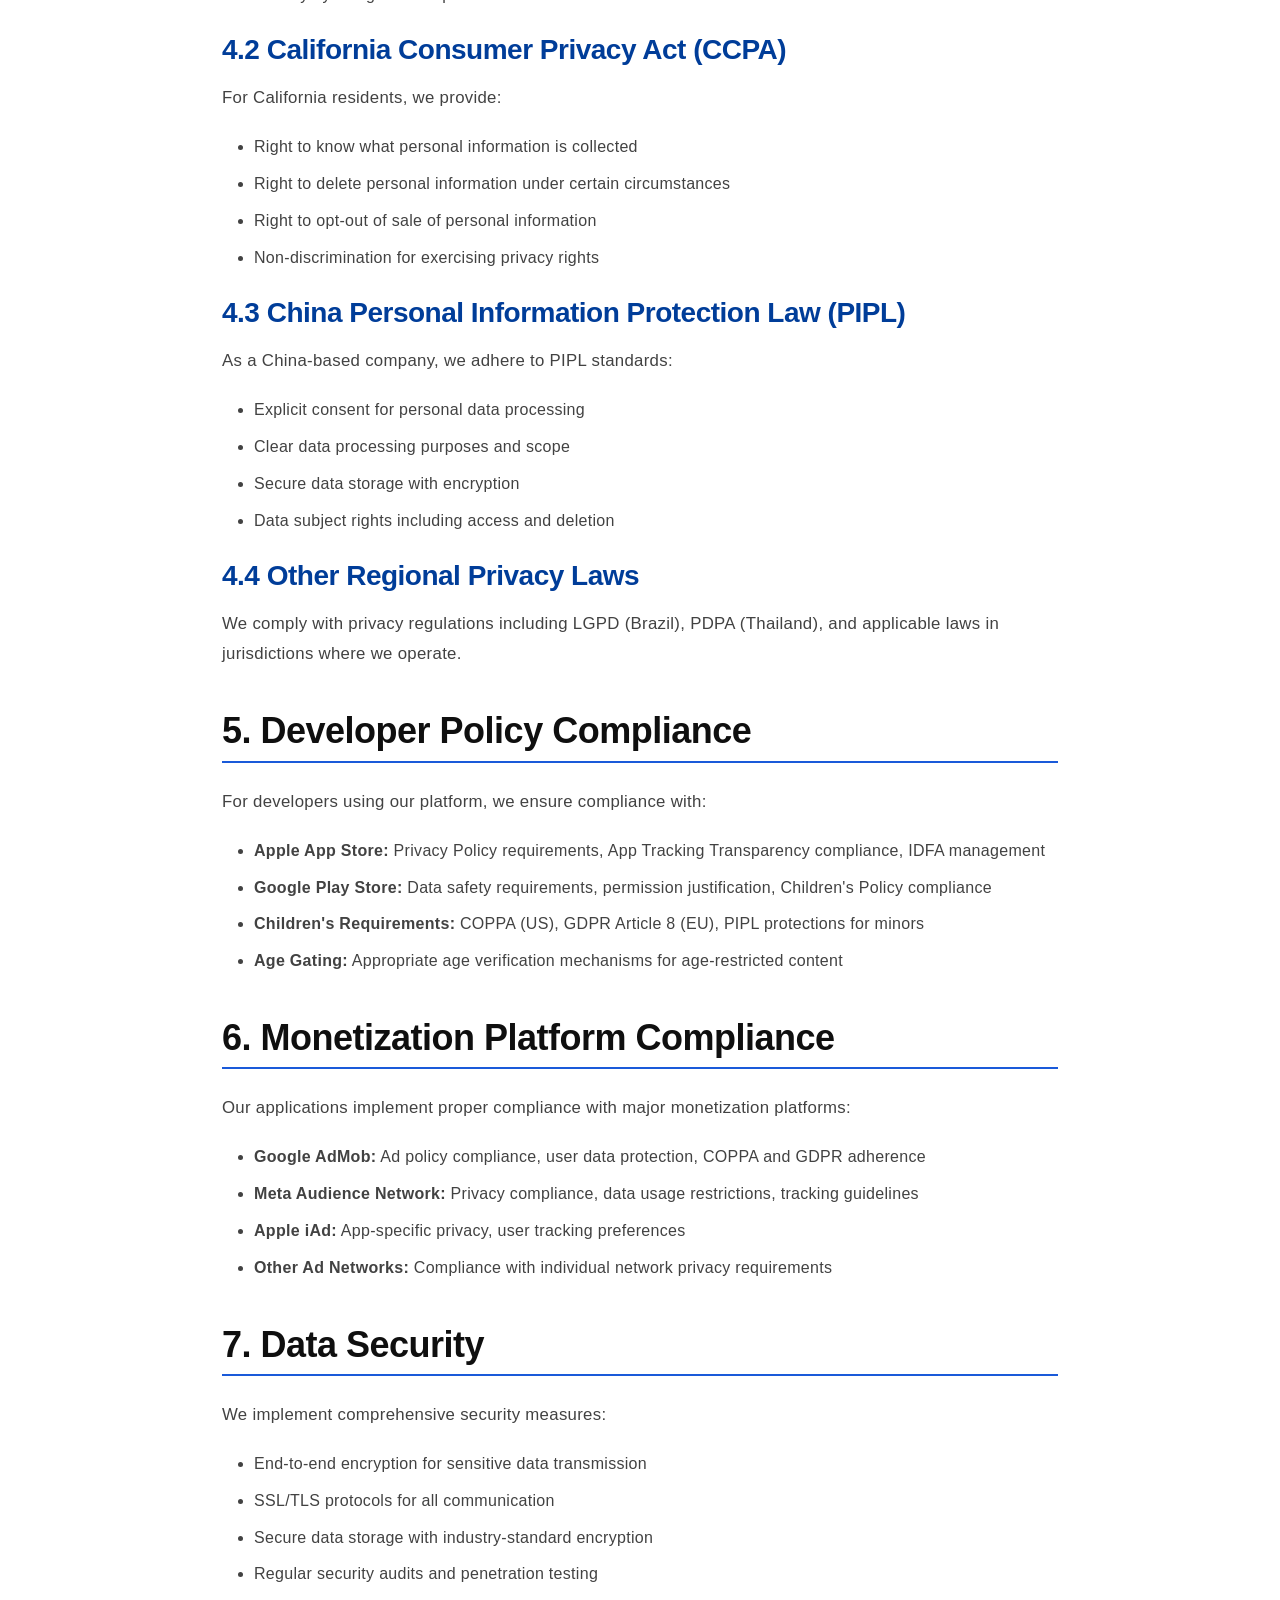
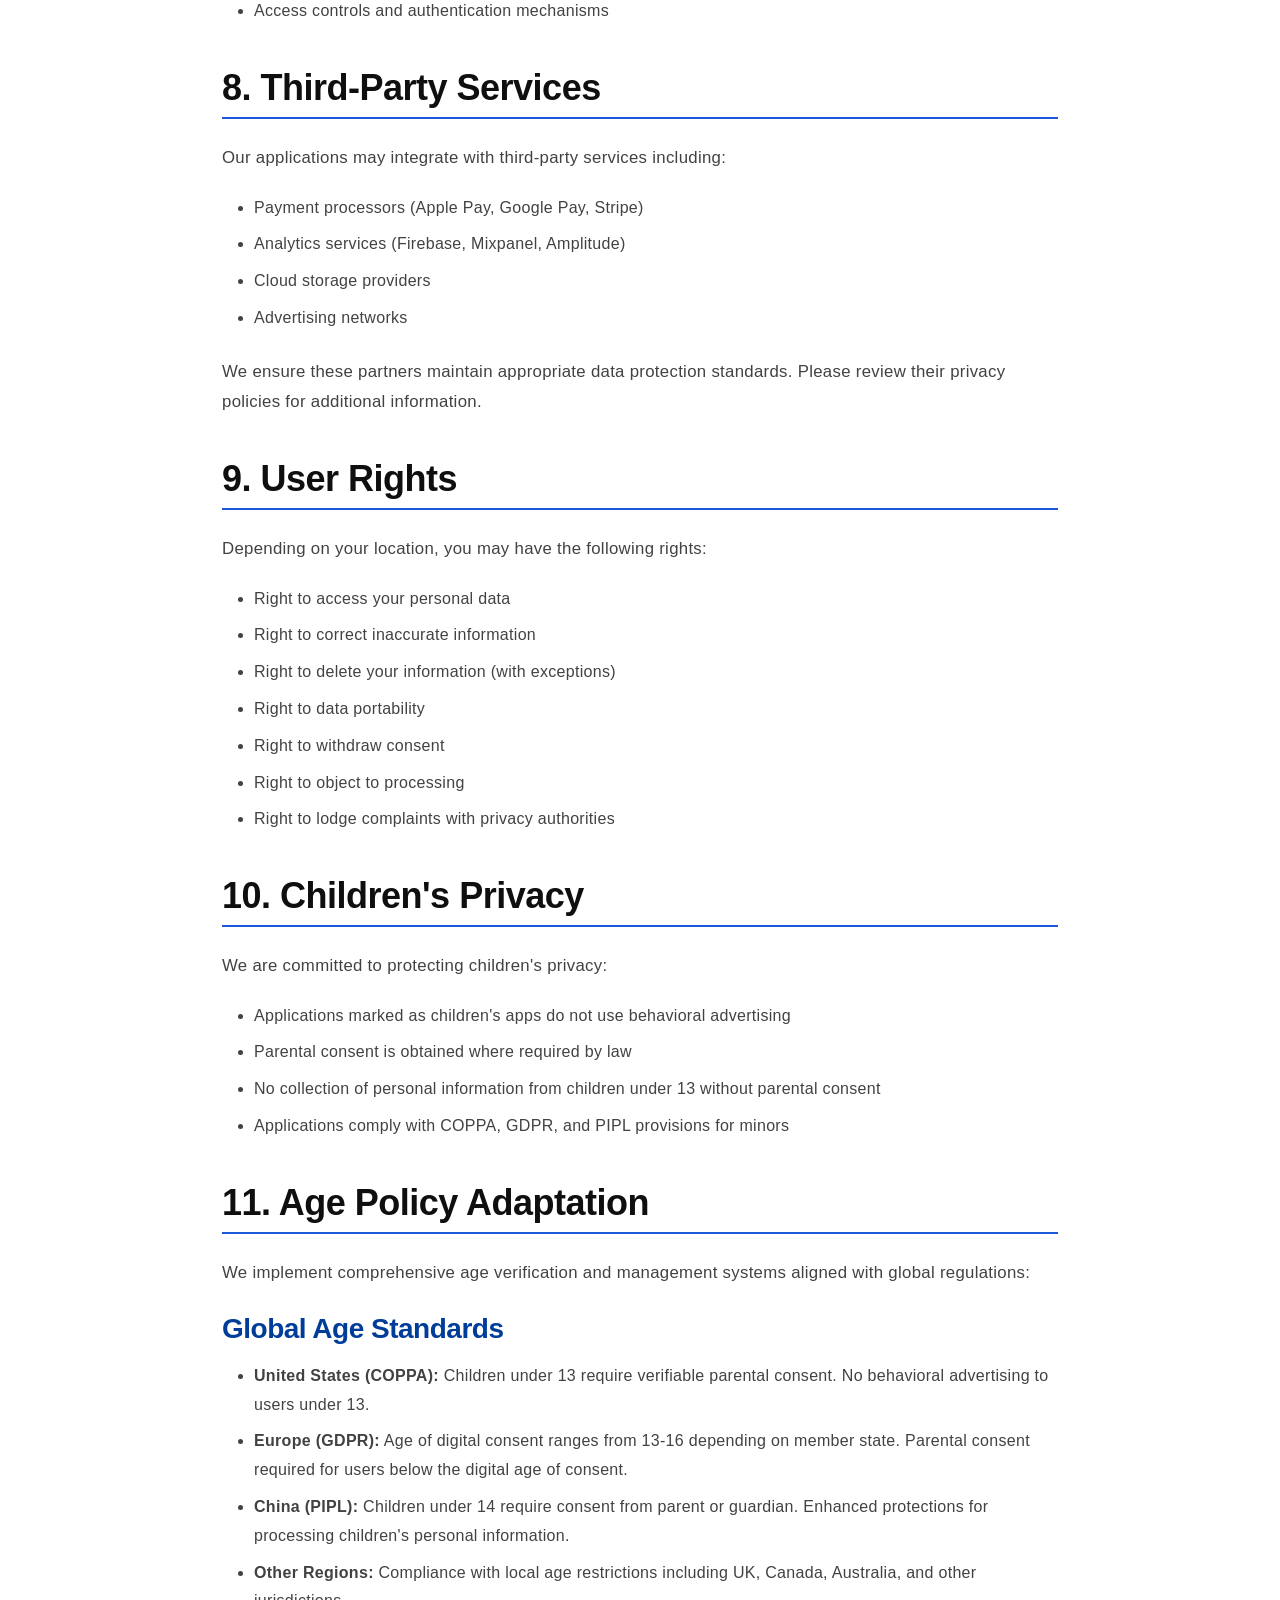
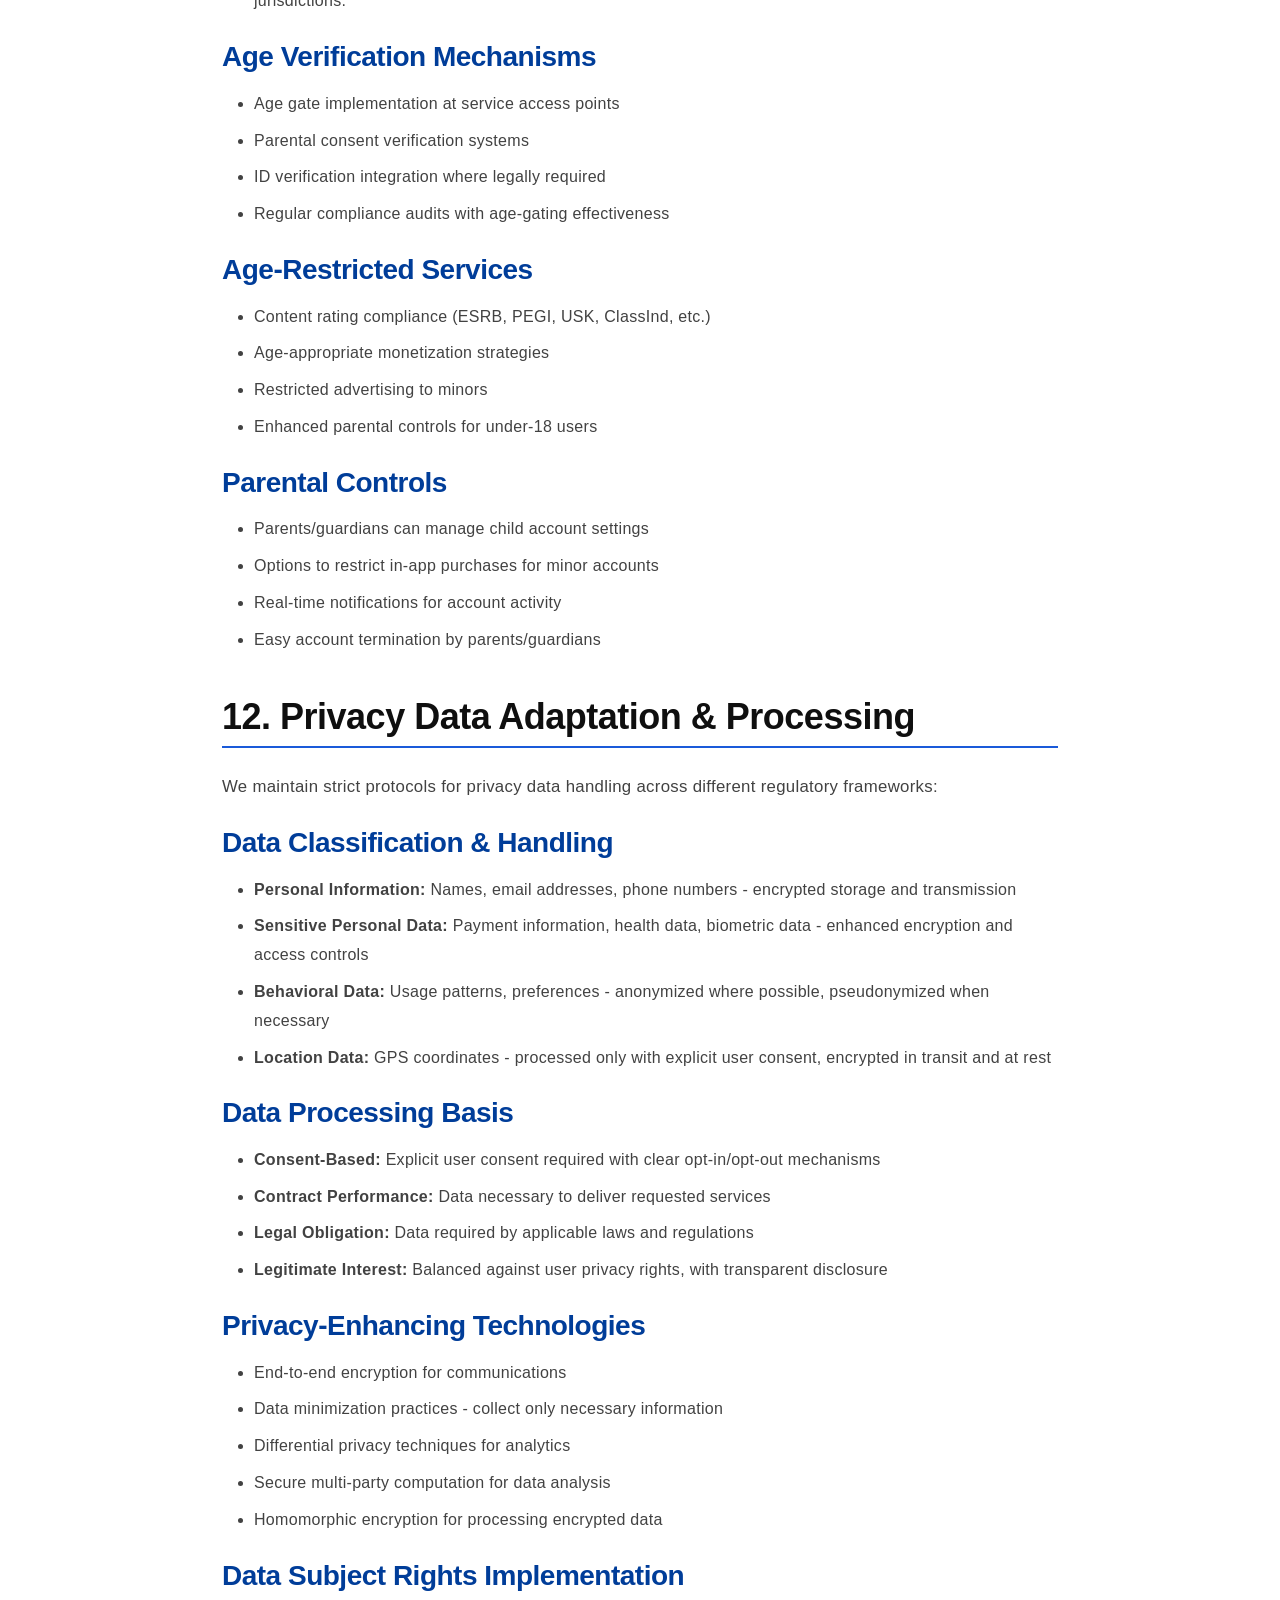
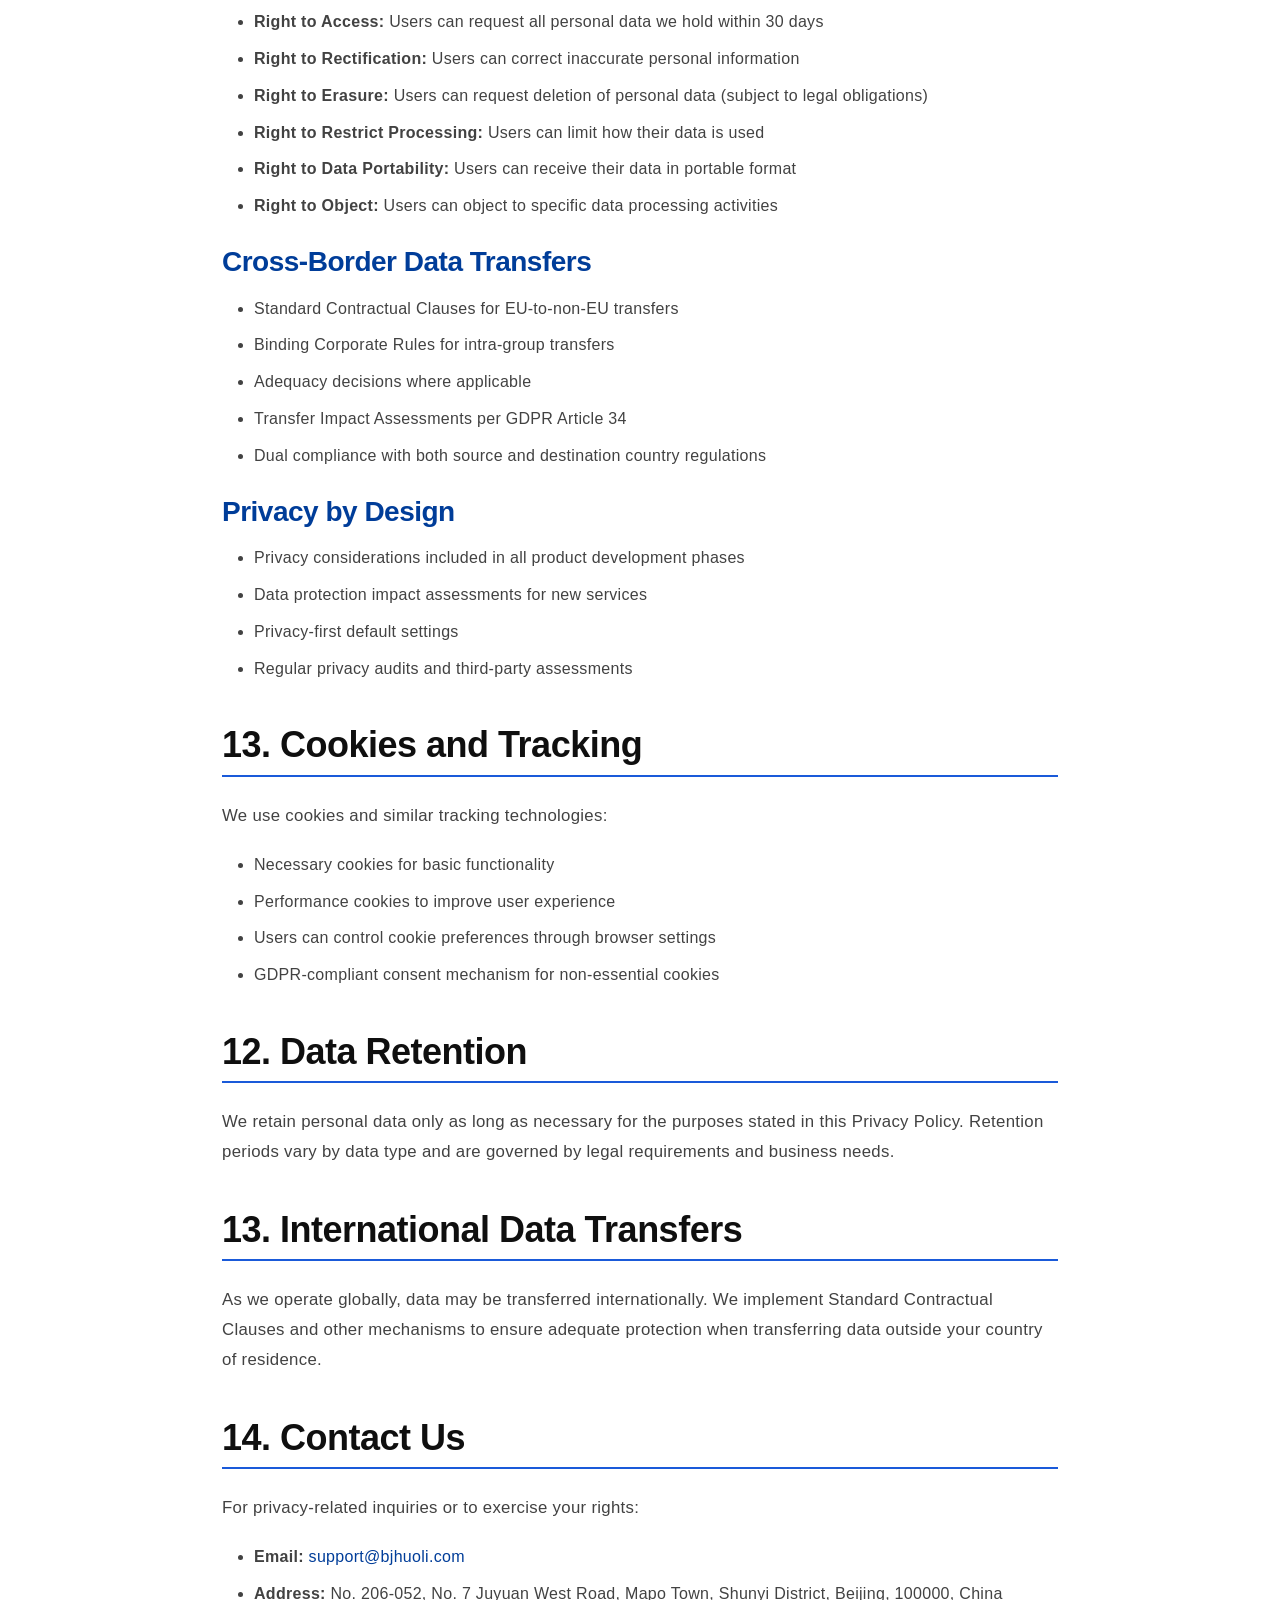
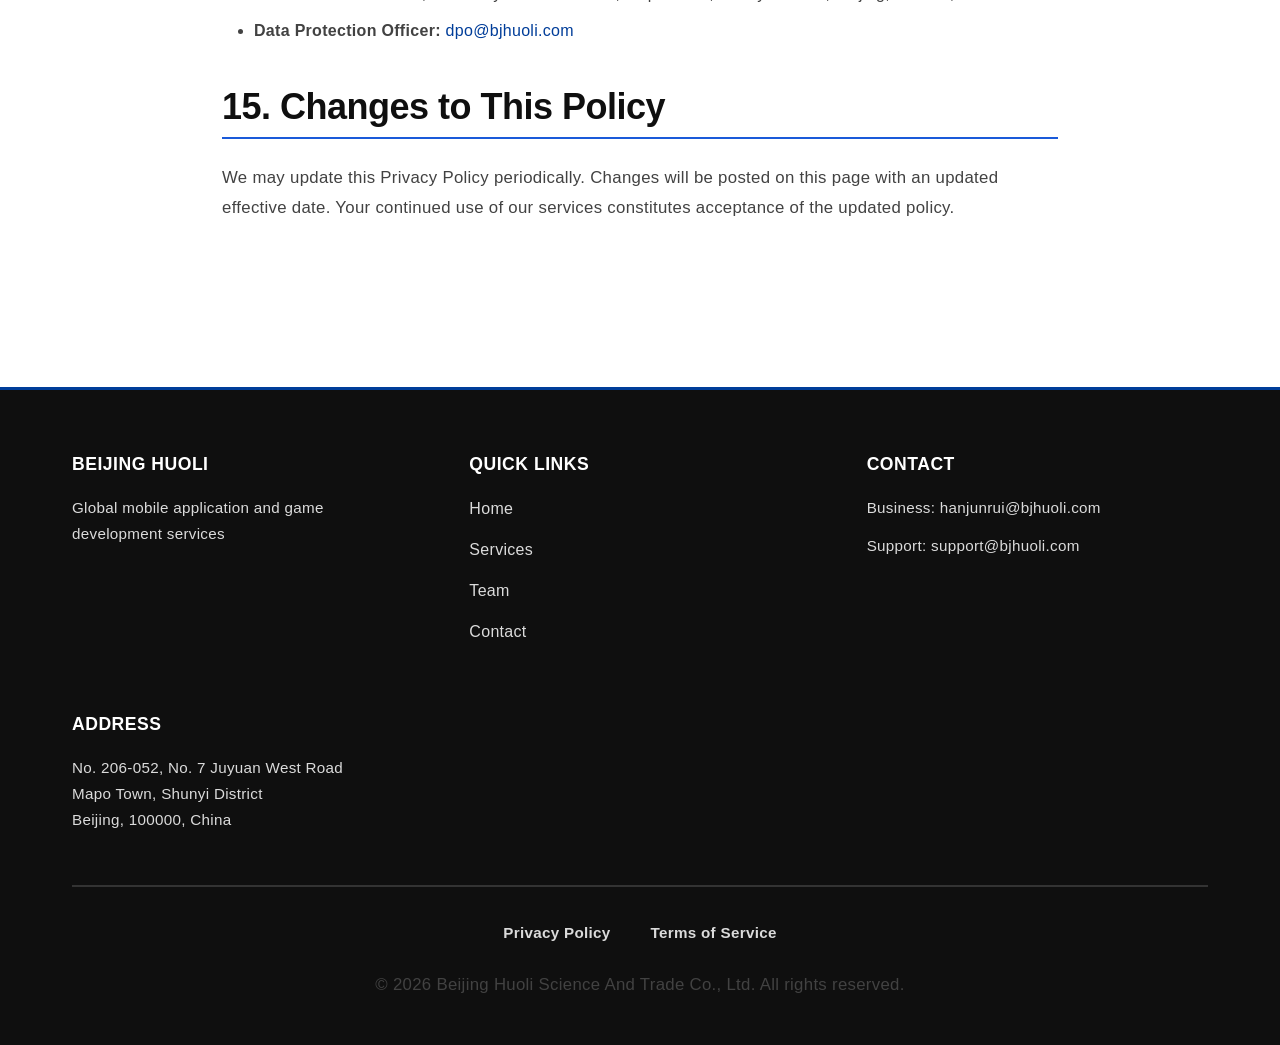
<file: privacy.html>
<!DOCTYPE html>
<html lang="en">
<head>
    <meta charset="UTF-8">
    <meta name="viewport" content="width=device-width, initial-scale=1.0">
    <meta name="description" content="Privacy Policy - Beijing Huoli. Learn how we protect your data and comply with global privacy regulations.">
    <meta name="robots" content="index, follow">
    <meta property="og:title" content="Privacy Policy - Beijing Huoli">
    <title>Privacy Policy - Beijing Huoli</title>
    <link rel="canonical" href="https://bjhuoli.com/privacy.html">
    <link rel="stylesheet" href="css/styles.css">
</head>
<body>
    <header>
        <nav class="navbar">
            <div class="container">
                <div class="logo-section">
                    <svg class="logo" viewBox="0 0 100 40" width="140" height="56">
                        <rect x="5" y="5" width="90" height="30" fill="none" stroke="#1a73e8" stroke-width="2" rx="4"/>
                        <text x="50" y="28" font-size="18" font-weight="bold" text-anchor="middle" fill="#1a73e8">HUOLI</text>
                    </svg>
                </div>
                <ul class="nav-menu">
                    <li><a href="index.html">Home</a></li>
                    <li><a href="business.html">Services</a></li>
                    <li><a href="team.html">Team</a></li>
                    <li><a href="contact.html">Contact</a></li>
                </ul>
            </div>
        </nav>
    </header>

    <main>
        <section class="policy-section">
            <div class="container policy-container">
                <h1>Privacy Policy</h1>
                <p class="last-updated">Last Updated: April 3, 2026</p>

                <div class="policy-content">
                    <h2>1. Introduction</h2>
                    <p>Beijing Huoli Science And Trade Co., Ltd ("Company", "We", "Us", or "Our") operates globally and is committed to protecting your privacy. This Privacy Policy explains how we collect, use, disclose, and safeguard your information across all our services, applications, and platforms.</p>

                    <h2>2. Information We Collect</h2>
                    <p>We collect information that you provide directly and information collected automatically through your use of our services:</p>
                    <ul>
                        <li><strong>Account Information:</strong> Name, email address, contact details, payment information</li>
                        <li><strong>Usage Data:</strong> Device information, IP address, browser type, pages visited, duration of visit</li>
                        <li><strong>Location Data:</strong> GPS location (only with explicit permission)</li>
                        <li><strong>Communications:</strong> Messages, support tickets, feedback you provide</li>
                        <li><strong>Payment Information:</strong> Billing address, purchase history (processed securely)</li>
                    </ul>

                    <h2>3. How We Use Your Information</h2>
                    <p>We use collected information for the following purposes:</p>
                    <ul>
                        <li>Providing and improving our mobile applications and services</li>
                        <li>Processing transactions and sending related information</li>
                        <li>Personalizing user experience and analytics</li>
                        <li>Communicating about updates, support, and promotional offers</li>
                        <li>Detecting and preventing fraud and abuse</li>
                        <li>Complying with legal obligations and protecting rights</li>
                    </ul>

                    <h2>4. Compliance with Global Regulations</h2>
                    
                    <h3>4.1 General Data Protection Regulation (GDPR)</h3>
                    <p>For residents of the European Union and EEA countries, we comply with GDPR requirements:</p>
                    <ul>
                        <li>Legal basis for processing includes consent, contract fulfillment, and legitimate interests</li>
                        <li>You have rights to access, rectify, erase, and port your data</li>
                        <li>Data retention is limited to necessary purposes</li>
                        <li>Privacy by design is incorporated into all our services</li>
                    </ul>

                    <h3>4.2 California Consumer Privacy Act (CCPA)</h3>
                    <p>For California residents, we provide:</p>
                    <ul>
                        <li>Right to know what personal information is collected</li>
                        <li>Right to delete personal information under certain circumstances</li>
                        <li>Right to opt-out of sale of personal information</li>
                        <li>Non-discrimination for exercising privacy rights</li>
                    </ul>

                    <h3>4.3 China Personal Information Protection Law (PIPL)</h3>
                    <p>As a China-based company, we adhere to PIPL standards:</p>
                    <ul>
                        <li>Explicit consent for personal data processing</li>
                        <li>Clear data processing purposes and scope</li>
                        <li>Secure data storage with encryption</li>
                        <li>Data subject rights including access and deletion</li>
                    </ul>

                    <h3>4.4 Other Regional Privacy Laws</h3>
                    <p>We comply with privacy regulations including LGPD (Brazil), PDPA (Thailand), and applicable laws in jurisdictions where we operate.</p>

                    <h2>5. Developer Policy Compliance</h2>
                    <p>For developers using our platform, we ensure compliance with:</p>
                    <ul>
                        <li><strong>Apple App Store:</strong> Privacy Policy requirements, App Tracking Transparency compliance, IDFA management</li>
                        <li><strong>Google Play Store:</strong> Data safety requirements, permission justification, Children's Policy compliance</li>
                        <li><strong>Children's Requirements:</strong> COPPA (US), GDPR Article 8 (EU), PIPL protections for minors</li>
                        <li><strong>Age Gating:</strong> Appropriate age verification mechanisms for age-restricted content</li>
                    </ul>

                    <h2>6. Monetization Platform Compliance</h2>
                    <p>Our applications implement proper compliance with major monetization platforms:</p>
                    <ul>
                        <li><strong>Google AdMob:</strong> Ad policy compliance, user data protection, COPPA and GDPR adherence</li>
                        <li><strong>Meta Audience Network:</strong> Privacy compliance, data usage restrictions, tracking guidelines</li>
                        <li><strong>Apple iAd:</strong> App-specific privacy, user tracking preferences</li>
                        <li><strong>Other Ad Networks:</strong> Compliance with individual network privacy requirements</li>
                    </ul>

                    <h2>7. Data Security</h2>
                    <p>We implement comprehensive security measures:</p>
                    <ul>
                        <li>End-to-end encryption for sensitive data transmission</li>
                        <li>SSL/TLS protocols for all communication</li>
                        <li>Secure data storage with industry-standard encryption</li>
                        <li>Regular security audits and penetration testing</li>
                        <li>Access controls and authentication mechanisms</li>
                    </ul>

                    <h2>8. Third-Party Services</h2>
                    <p>Our applications may integrate with third-party services including:</p>
                    <ul>
                        <li>Payment processors (Apple Pay, Google Pay, Stripe)</li>
                        <li>Analytics services (Firebase, Mixpanel, Amplitude)</li>
                        <li>Cloud storage providers</li>
                        <li>Advertising networks</li>
                    </ul>
                    <p>We ensure these partners maintain appropriate data protection standards. Please review their privacy policies for additional information.</p>

                    <h2>9. User Rights</h2>
                    <p>Depending on your location, you may have the following rights:</p>
                    <ul>
                        <li>Right to access your personal data</li>
                        <li>Right to correct inaccurate information</li>
                        <li>Right to delete your information (with exceptions)</li>
                        <li>Right to data portability</li>
                        <li>Right to withdraw consent</li>
                        <li>Right to object to processing</li>
                        <li>Right to lodge complaints with privacy authorities</li>
                    </ul>

                    <h2>10. Children's Privacy</h2>
                    <p>We are committed to protecting children's privacy:</p>
                    <ul>
                        <li>Applications marked as children's apps do not use behavioral advertising</li>
                        <li>Parental consent is obtained where required by law</li>
                        <li>No collection of personal information from children under 13 without parental consent</li>
                        <li>Applications comply with COPPA, GDPR, and PIPL provisions for minors</li>
                    </ul>

                    <h2>11. Age Policy Adaptation</h2>
                    <p>We implement comprehensive age verification and management systems aligned with global regulations:</p>
                    <h3>Global Age Standards</h3>
                    <ul>
                        <li><strong>United States (COPPA):</strong> Children under 13 require verifiable parental consent. No behavioral advertising to users under 13.</li>
                        <li><strong>Europe (GDPR):</strong> Age of digital consent ranges from 13-16 depending on member state. Parental consent required for users below the digital age of consent.</li>
                        <li><strong>China (PIPL):</strong> Children under 14 require consent from parent or guardian. Enhanced protections for processing children's personal information.</li>
                        <li><strong>Other Regions:</strong> Compliance with local age restrictions including UK, Canada, Australia, and other jurisdictions.</li>
                    </ul>
                    <h3>Age Verification Mechanisms</h3>
                    <ul>
                        <li>Age gate implementation at service access points</li>
                        <li>Parental consent verification systems</li>
                        <li>ID verification integration where legally required</li>
                        <li>Regular compliance audits with age-gating effectiveness</li>
                    </ul>
                    <h3>Age-Restricted Services</h3>
                    <ul>
                        <li>Content rating compliance (ESRB, PEGI, USK, ClassInd, etc.)</li>
                        <li>Age-appropriate monetization strategies</li>
                        <li>Restricted advertising to minors</li>
                        <li>Enhanced parental controls for under-18 users</li>
                    </ul>
                    <h3>Parental Controls</h3>
                    <ul>
                        <li>Parents/guardians can manage child account settings</li>
                        <li>Options to restrict in-app purchases for minor accounts</li>
                        <li>Real-time notifications for account activity</li>
                        <li>Easy account termination by parents/guardians</li>
                    </ul>

                    <h2>12. Privacy Data Adaptation & Processing</h2>
                    <p>We maintain strict protocols for privacy data handling across different regulatory frameworks:</p>
                    <h3>Data Classification & Handling</h3>
                    <ul>
                        <li><strong>Personal Information:</strong> Names, email addresses, phone numbers - encrypted storage and transmission</li>
                        <li><strong>Sensitive Personal Data:</strong> Payment information, health data, biometric data - enhanced encryption and access controls</li>
                        <li><strong>Behavioral Data:</strong> Usage patterns, preferences - anonymized where possible, pseudonymized when necessary</li>
                        <li><strong>Location Data:</strong> GPS coordinates - processed only with explicit user consent, encrypted in transit and at rest</li>
                    </ul>
                    <h3>Data Processing Basis</h3>
                    <ul>
                        <li><strong>Consent-Based:</strong> Explicit user consent required with clear opt-in/opt-out mechanisms</li>
                        <li><strong>Contract Performance:</strong> Data necessary to deliver requested services</li>
                        <li><strong>Legal Obligation:</strong> Data required by applicable laws and regulations</li>
                        <li><strong>Legitimate Interest:</strong> Balanced against user privacy rights, with transparent disclosure</li>
                    </ul>
                    <h3>Privacy-Enhancing Technologies</h3>
                    <ul>
                        <li>End-to-end encryption for communications</li>
                        <li>Data minimization practices - collect only necessary information</li>
                        <li>Differential privacy techniques for analytics</li>
                        <li>Secure multi-party computation for data analysis</li>
                        <li>Homomorphic encryption for processing encrypted data</li>
                    </ul>
                    <h3>Data Subject Rights Implementation</h3>
                    <ul>
                        <li><strong>Right to Access:</strong> Users can request all personal data we hold within 30 days</li>
                        <li><strong>Right to Rectification:</strong> Users can correct inaccurate personal information</li>
                        <li><strong>Right to Erasure:</strong> Users can request deletion of personal data (subject to legal obligations)</li>
                        <li><strong>Right to Restrict Processing:</strong> Users can limit how their data is used</li>
                        <li><strong>Right to Data Portability:</strong> Users can receive their data in portable format</li>
                        <li><strong>Right to Object:</strong> Users can object to specific data processing activities</li>
                    </ul>
                    <h3>Cross-Border Data Transfers</h3>
                    <ul>
                        <li>Standard Contractual Clauses for EU-to-non-EU transfers</li>
                        <li>Binding Corporate Rules for intra-group transfers</li>
                        <li>Adequacy decisions where applicable</li>
                        <li>Transfer Impact Assessments per GDPR Article 34</li>
                        <li>Dual compliance with both source and destination country regulations</li>
                    </ul>
                    <h3>Privacy by Design</h3>
                    <ul>
                        <li>Privacy considerations included in all product development phases</li>
                        <li>Data protection impact assessments for new services</li>
                        <li>Privacy-first default settings</li>
                        <li>Regular privacy audits and third-party assessments</li>
                    </ul>

                    <h2>13. Cookies and Tracking</h2>
                    <p>We use cookies and similar tracking technologies:</p>
                    <ul>
                        <li>Necessary cookies for basic functionality</li>
                        <li>Performance cookies to improve user experience</li>
                        <li>Users can control cookie preferences through browser settings</li>
                        <li>GDPR-compliant consent mechanism for non-essential cookies</li>
                    </ul>

                    <h2>12. Data Retention</h2>
                    <p>We retain personal data only as long as necessary for the purposes stated in this Privacy Policy. Retention periods vary by data type and are governed by legal requirements and business needs.</p>

                    <h2>13. International Data Transfers</h2>
                    <p>As we operate globally, data may be transferred internationally. We implement Standard Contractual Clauses and other mechanisms to ensure adequate protection when transferring data outside your country of residence.</p>

                    <h2>14. Contact Us</h2>
                    <p>For privacy-related inquiries or to exercise your rights:</p>
                    <ul>
                        <li><strong>Email:</strong> <a href="mailto:support@bjhuoli.com">support@bjhuoli.com</a></li>
                        <li><strong>Address:</strong> No. 206-052, No. 7 Juyuan West Road, Mapo Town, Shunyi District, Beijing, 100000, China</li>
                        <li><strong>Data Protection Officer:</strong> <a href="mailto:dpo@bjhuoli.com">dpo@bjhuoli.com</a></li>
                    </ul>

                    <h2>15. Changes to This Policy</h2>
                    <p>We may update this Privacy Policy periodically. Changes will be posted on this page with an updated effective date. Your continued use of our services constitutes acceptance of the updated policy.</p>
                </div>
            </div>
        </section>
    </main>

    <!-- Footer -->
    <footer>
        <div class="container">
            <div class="footer-content">
                <div class="footer-section">
                    <h4>Beijing Huoli</h4>
                    <p>Global mobile application and game development services</p>
                </div>
                <div class="footer-section">
                    <h4>Quick Links</h4>
                    <ul>
                        <li><a href="index.html">Home</a></li>
                        <li><a href="business.html">Services</a></li>
                        <li><a href="team.html">Team</a></li>
                        <li><a href="contact.html">Contact</a></li>
                    </ul>
                </div>
                <div class="footer-section">
                    <h4>Contact</h4>
                    <p>Business: <a href="mailto:hanjunrui@bjhuoli.com">hanjunrui@bjhuoli.com</a></p>
                    <p>Support: <a href="mailto:support@bjhuoli.com">support@bjhuoli.com</a></p>
                </div>
                <div class="footer-section">
                    <h4>Address</h4>
                    <p>No. 206-052, No. 7 Juyuan West Road<br>Mapo Town, Shunyi District<br>Beijing, 100000, China</p>
                </div>
            </div>
            <div class="footer-bottom">
                <div class="footer-links">
                    <a href="privacy.html">Privacy Policy</a>
                    <a href="terms.html">Terms of Service</a>
                </div>
                <p>&copy; 2026 Beijing Huoli Science And Trade Co., Ltd. All rights reserved.</p>
            </div>
        </div>
    </footer>

    <script src="js/main.js"></script>
</body>
</html>
</file>
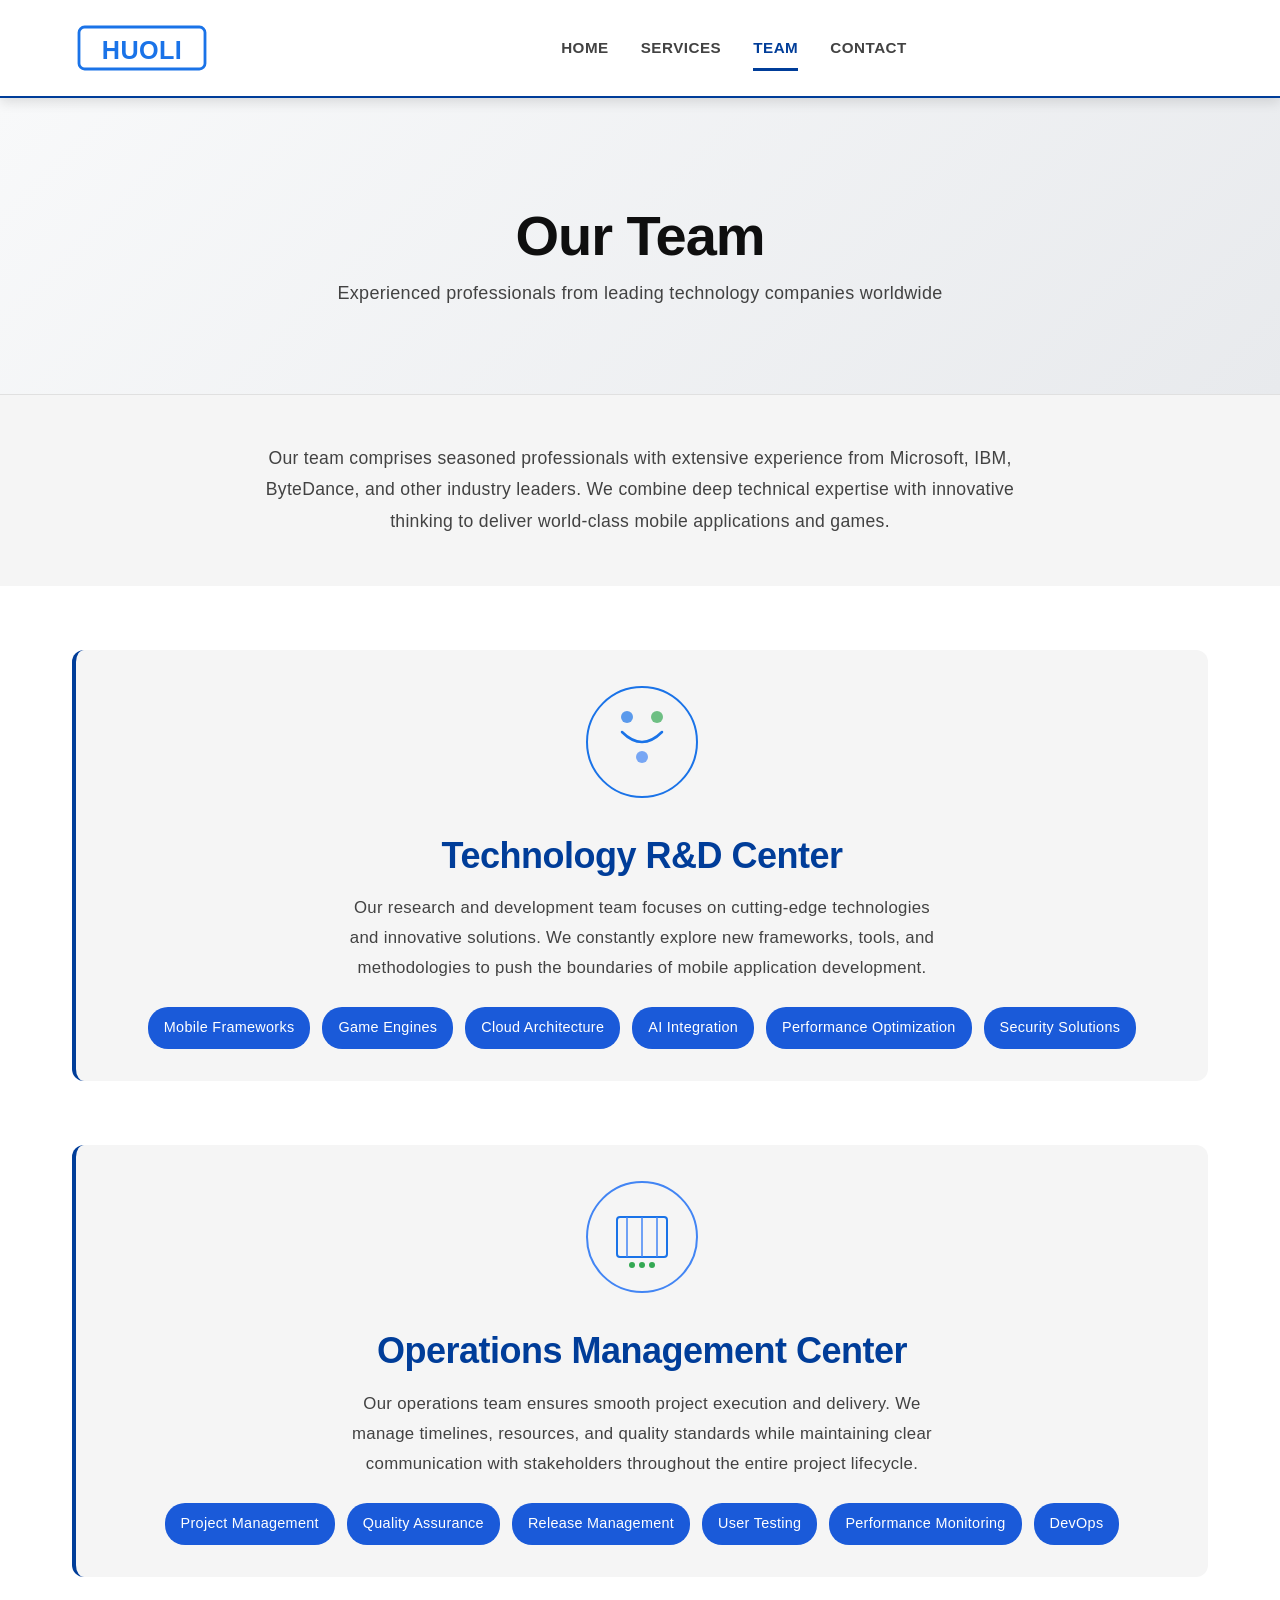
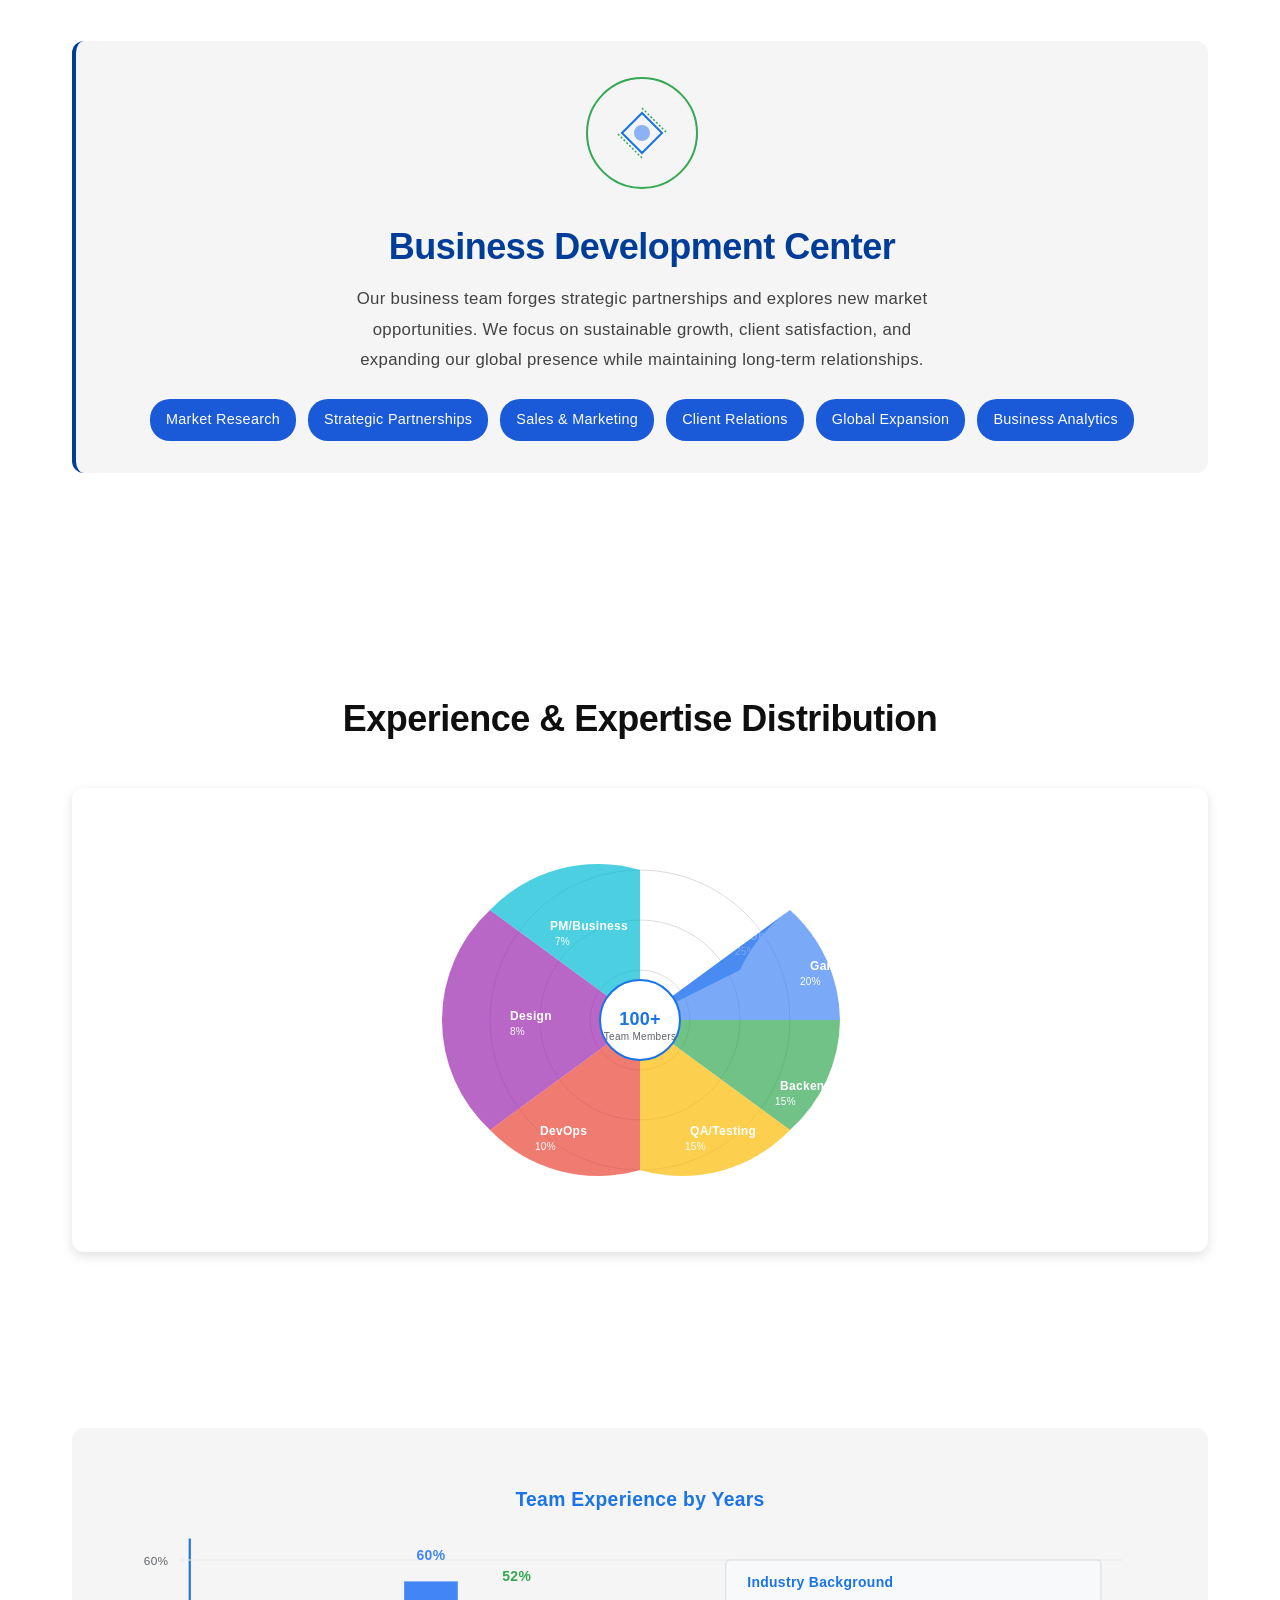
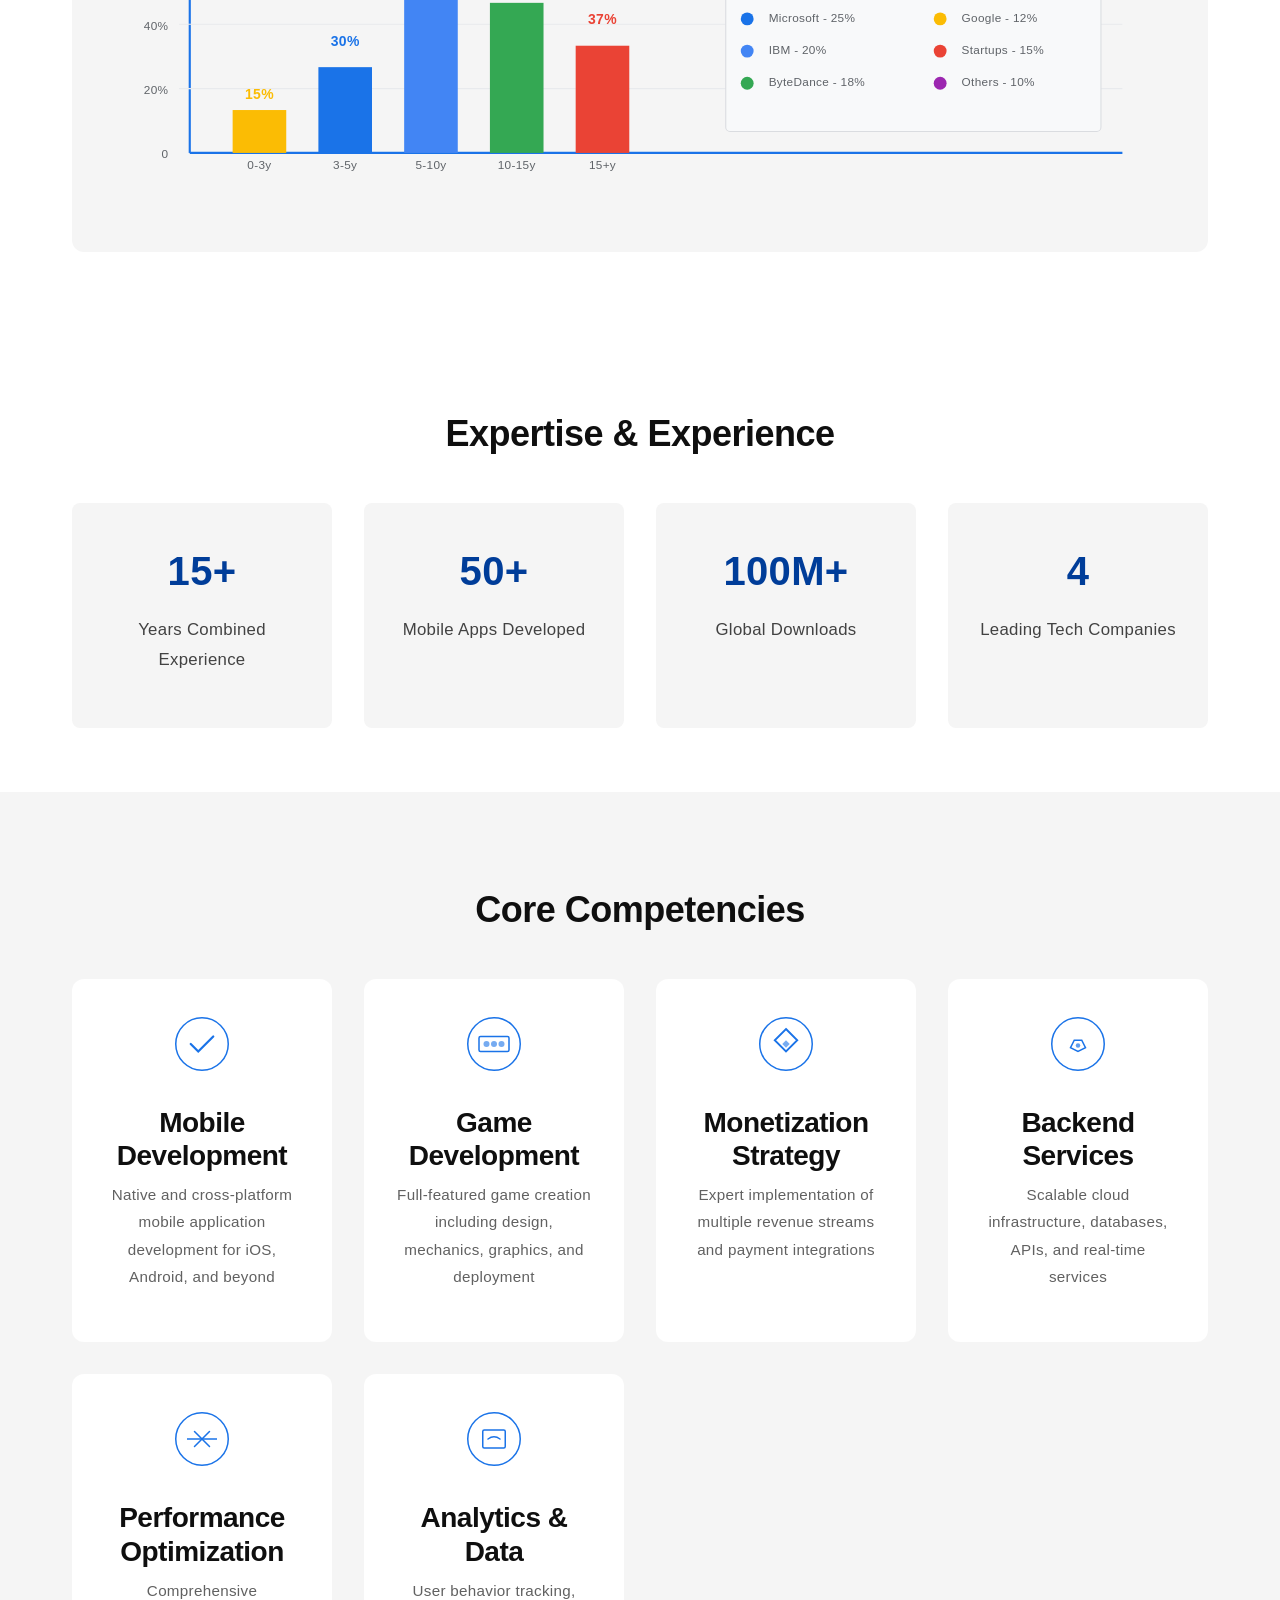
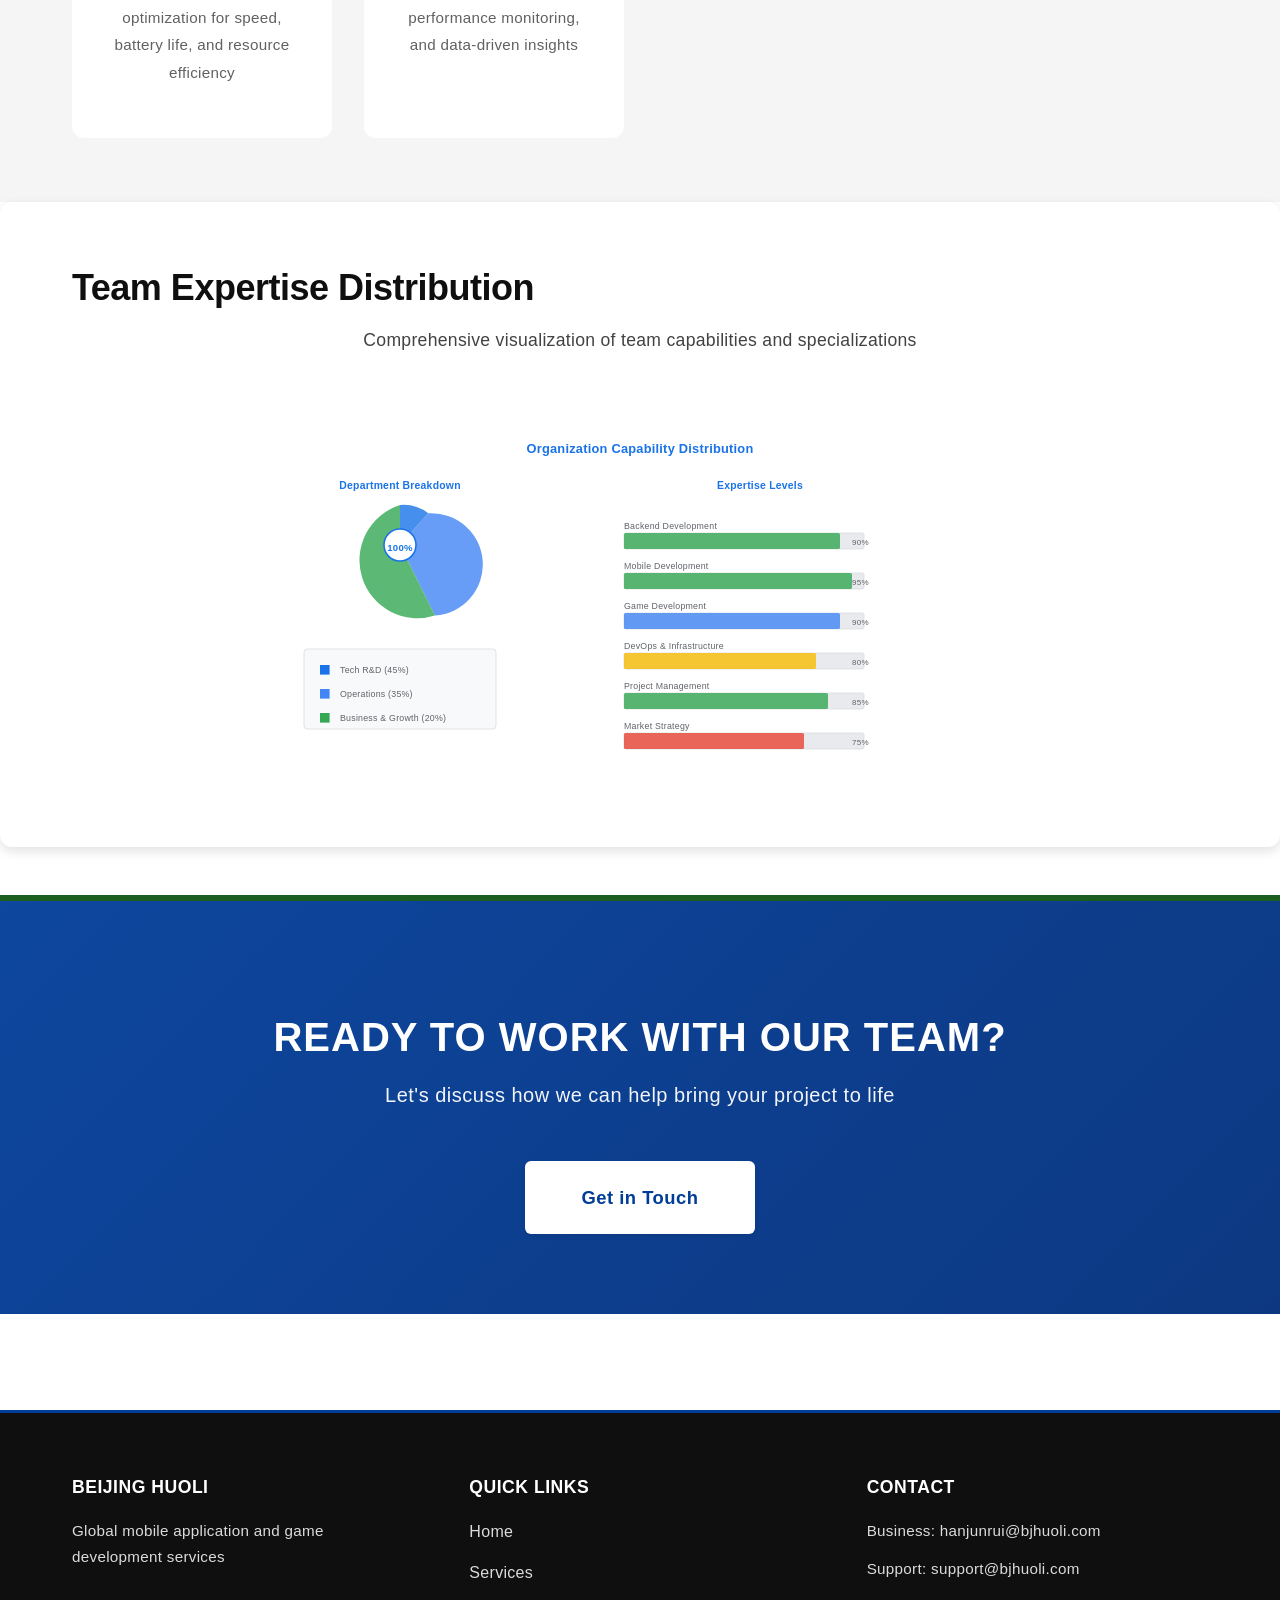
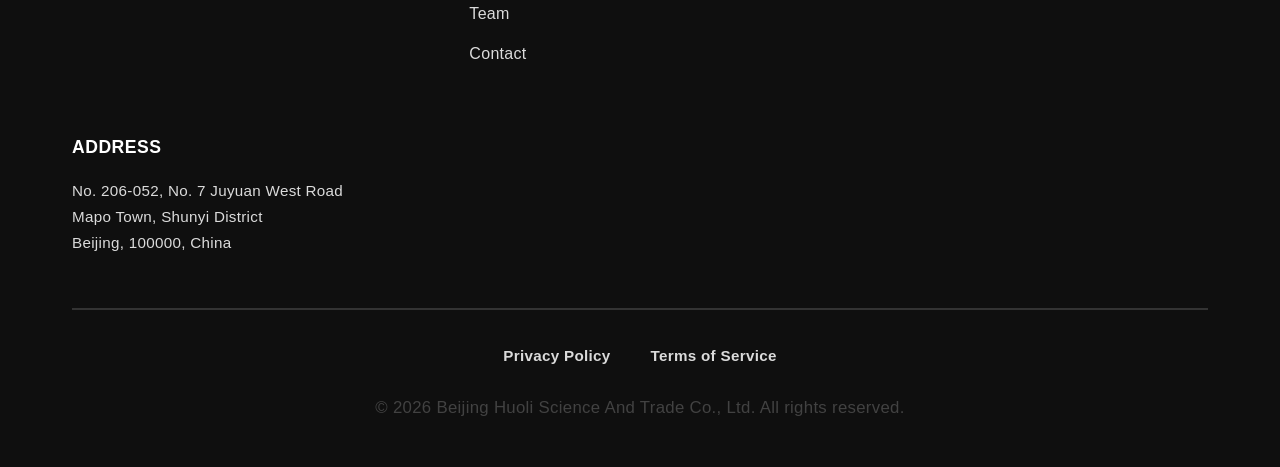
<file: team.html>
<!DOCTYPE html>
<html lang="en">
<head>
    <meta charset="UTF-8">
    <meta name="viewport" content="width=device-width, initial-scale=1.0">
    <meta name="description" content="Beijing Huoli Team - Expert professionals from Microsoft, IBM, ByteDance and other leading tech companies">
    <meta name="keywords" content="development team, software engineers, mobile developers, game developers, tech experts">
    <meta name="robots" content="index, follow">
    <meta property="og:title" content="Team - Beijing Huoli">
    <meta property="og:description" content="Expert team with experience from Microsoft, IBM, ByteDance">
    <meta property="og:type" content="website">
    <meta property="og:url" content="https://bjhuoli.com/team.html">
    <title>Team - Beijing Huoli Mobile Development Experts</title>
    <link rel="canonical" href="https://bjhuoli.com/team.html">
    <link rel="stylesheet" href="css/styles.css">
</head>
<body>
    <header>
        <nav class="navbar">
            <div class="container">
                <div class="logo-section">
                    <svg class="logo" viewBox="0 0 100 40" width="140" height="56">
                        <rect x="5" y="5" width="90" height="30" fill="none" stroke="#1a73e8" stroke-width="2" rx="4"/>
                        <text x="50" y="28" font-size="18" font-weight="bold" text-anchor="middle" fill="#1a73e8">HUOLI</text>
                    </svg>
                </div>
                <ul class="nav-menu">
                    <li><a href="index.html">Home</a></li>
                    <li><a href="business.html">Services</a></li>
                    <li><a href="team.html" class="active">Team</a></li>
                    <li><a href="contact.html">Contact</a></li>
                </ul>
                <div class="hamburger">
                    <span></span>
                    <span></span>
                    <span></span>
                </div>
            </div>
        </nav>
    </header>

    <main>
        <!-- Page Header -->
        <section class="page-header">
            <div class="container">
                <h1>Our Team</h1>
                <p>Experienced professionals from leading technology companies worldwide</p>
            </div>
        </section>

        <!-- Team Overview -->
        <section class="team-overview">
            <div class="container">
                <p class="overview-text">Our team comprises seasoned professionals with extensive experience from Microsoft, IBM, ByteDance, and other industry leaders. We combine deep technical expertise with innovative thinking to deliver world-class mobile applications and games.</p>
            </div>
        </section>

        <!-- Three Centers Detailed -->
        <section class="centers-detailed">
            <div class="container">
                <div class="center-detail">
                    <div class="center-icon">
                        <svg viewBox="0 0 120 120">
                            <circle cx="60" cy="60" r="55" fill="none" stroke="#1a73e8" stroke-width="2"/>
                            <path d="M 40 50 Q 60 70 80 50" stroke="#1a73e8" stroke-width="2.5" fill="none" stroke-linecap="round"/>
                            <circle cx="45" cy="35" r="6" fill="#1a73e8" opacity="0.7"/>
                            <circle cx="60" cy="75" r="6" fill="#4285f4" opacity="0.7"/>
                            <circle cx="75" cy="35" r="6" fill="#34a853" opacity="0.7"/>
                        </svg>
                    </div>
                    <h2>Technology R&D Center</h2>
                    <p>Our research and development team focuses on cutting-edge technologies and innovative solutions. We constantly explore new frameworks, tools, and methodologies to push the boundaries of mobile application development.</p>
                    <div class="center-specialties">
                        <span class="specialty-tag">Mobile Frameworks</span>
                        <span class="specialty-tag">Game Engines</span>
                        <span class="specialty-tag">Cloud Architecture</span>
                        <span class="specialty-tag">AI Integration</span>
                        <span class="specialty-tag">Performance Optimization</span>
                        <span class="specialty-tag">Security Solutions</span>
                    </div>
                </div>

                <div class="center-detail">
                    <div class="center-icon">
                        <svg viewBox="0 0 120 120">
                            <circle cx="60" cy="60" r="55" fill="none" stroke="#4285f4" stroke-width="2"/>
                            <rect x="35" y="40" width="50" height="40" rx="3" fill="none" stroke="#1a73e8" stroke-width="2"/>
                            <line x1="45" y1="40" x2="45" y2="80" stroke="#4285f4" stroke-width="1.5"/>
                            <line x1="60" y1="40" x2="60" y2="80" stroke="#4285f4" stroke-width="1.5"/>
                            <line x1="75" y1="40" x2="75" y2="80" stroke="#4285f4" stroke-width="1.5"/>
                            <circle cx="50" cy="88" r="3" fill="#34a853"/>
                            <circle cx="60" cy="88" r="3" fill="#34a853"/>
                            <circle cx="70" cy="88" r="3" fill="#34a853"/>
                        </svg>
                    </div>
                    <h2>Operations Management Center</h2>
                    <p>Our operations team ensures smooth project execution and delivery. We manage timelines, resources, and quality standards while maintaining clear communication with stakeholders throughout the entire project lifecycle.</p>
                    <div class="center-specialties">
                        <span class="specialty-tag">Project Management</span>
                        <span class="specialty-tag">Quality Assurance</span>
                        <span class="specialty-tag">Release Management</span>
                        <span class="specialty-tag">User Testing</span>
                        <span class="specialty-tag">Performance Monitoring</span>
                        <span class="specialty-tag">DevOps</span>
                    </div>
                </div>

                <div class="center-detail">
                    <div class="center-icon">
                        <svg viewBox="0 0 120 120">
                            <circle cx="60" cy="60" r="55" fill="none" stroke="#34a853" stroke-width="2"/>
                            <path d="M 40 60 L 60 40 L 80 60 L 60 80 Z" fill="none" stroke="#1a73e8" stroke-width="2"/>
                            <circle cx="60" cy="60" r="8" fill="#4285f4" opacity="0.6"/>
                            <path d="M 60 35 L 85 60 M 60 85 L 35 60" stroke="#34a853" stroke-width="1.5" stroke-dasharray="2,2"/>
                        </svg>
                    </div>
                    <h2>Business Development Center</h2>
                    <p>Our business team forges strategic partnerships and explores new market opportunities. We focus on sustainable growth, client satisfaction, and expanding our global presence while maintaining long-term relationships.</p>
                    <div class="center-specialties">
                        <span class="specialty-tag">Market Research</span>
                        <span class="specialty-tag">Strategic Partnerships</span>
                        <span class="specialty-tag">Sales & Marketing</span>
                        <span class="specialty-tag">Client Relations</span>
                        <span class="specialty-tag">Global Expansion</span>
                        <span class="specialty-tag">Business Analytics</span>
                    </div>
                </div>
            </div>
        </section>

        <!-- Key Expertise Areas -->
        <section class="expertise-areas">
            <div class="container">                <h2>Experience & Expertise Distribution</h2>
                <div class="expertise-visualization">
                    <svg viewBox="0 0 800 400" class="expertise-chart">
                        <!-- Background circles for radial chart -->
                        <circle cx="400" cy="200" r="150" fill="none" stroke="#dadce0" stroke-width="1"/>
                        <circle cx="400" cy="200" r="100" fill="none" stroke="#dadce0" stroke-width="1"/>
                        <circle cx="400" cy="200" r="50" fill="none" stroke="#dadce0" stroke-width="1"/>
                        
                        <!-- Expertise areas as segments -->
                        <!-- 1. Mobile Development -->
                        <path d="M 400 200 L 500 150 A 150 150 0 0 1 550 90 Z" fill="#1a73e8" opacity="0.7"/>
                        <text x="500" y="120" font-size="12" font-weight="bold" fill="#fff">Mobile Dev</text>
                        <text x="495" y="135" font-size="10" fill="#fff">25%</text>
                        
                        <!-- 2. Game Development -->
                        <path d="M 400 200 L 550 90 A 150 150 0 0 1 600 200 Z" fill="#4285f4" opacity="0.7"/>
                        <text x="570" y="150" font-size="12" font-weight="bold" fill="#fff">Game Dev</text>
                        <text x="560" y="165" font-size="10" fill="#fff">20%</text>
                        
                        <!-- 3. Backend Services -->
                        <path d="M 400 200 L 600 200 A 150 150 0 0 1 550 310 Z" fill="#34a853" opacity="0.7"/>
                        <text x="540" y="270" font-size="12" font-weight="bold" fill="#fff">Backend</text>
                        <text x="535" y="285" font-size="10" fill="#fff">15%</text>
                        
                        <!-- 4. QA & Testing -->
                        <path d="M 400 200 L 550 310 A 150 150 0 0 1 400 350 Z" fill="#fbbc04" opacity="0.7"/>
                        <text x="450" y="315" font-size="12" font-weight="bold" fill="#fff">QA/Testing</text>
                        <text x="445" y="330" font-size="10" fill="#fff">15%</text>
                        
                        <!-- 5. DevOps & Infrastructure -->
                        <path d="M 400 200 L 400 350 A 150 150 0 0 1 250 310 Z" fill="#ea4335" opacity="0.7"/>
                        <text x="300" y="315" font-size="12" font-weight="bold" fill="#fff">DevOps</text>
                        <text x="295" y="330" font-size="10" fill="#fff">10%</text>
                        
                        <!-- 6. Product & Design -->
                        <path d="M 400 200 L 250 310 A 150 150 0 0 1 250 90 Z" fill="#9c27b0" opacity="0.7"/>
                        <text x="270" y="200" font-size="12" font-weight="bold" fill="#fff">Design</text>
                        <text x="270" y="215" font-size="10" fill="#fff">8%</text>
                        
                        <!-- 7. Project Management & Business -->
                        <path d="M 400 200 L 250 90 A 150 150 0 0 1 400 50 Z" fill="#00bcd4" opacity="0.7"/>
                        <text x="310" y="110" font-size="12" font-weight="bold" fill="#fff">PM/Business</text>
                        <text x="315" y="125" font-size="10" fill="#fff">7%</text>
                        
                        <!-- Center circle -->
                        <circle cx="400" cy="200" r="40" fill="#fff" stroke="#1a73e8" stroke-width="2"/>
                        <text x="400" y="200" font-size="18" font-weight="bold" text-anchor="middle" dominant-baseline="middle" fill="#1a73e8">100+</text>
                        <text x="400" y="220" font-size="10" text-anchor="middle" fill="#5f6368">Team Members</text>
                    </svg>
                </div>
            </div>
        </section>

        <!-- Team Statistics -->
        <section class="team-stats">
            <div class="container">
                <div class="stats-visualization">
                    <svg viewBox="0 0 1000 300" class="stats-chart">
                        <!-- Title -->
                        <text x="500" y="30" font-size="18" font-weight="bold" text-anchor="middle" fill="#1a73e8">Team Experience by Years</text>
                        
                        <!-- Y-axis -->
                        <line x1="80" y1="60" x2="80" y2="260" stroke="#1a73e8" stroke-width="2"/>
                        
                        <!-- X-axis -->
                        <line x1="80" y1="260" x2="950" y2="260" stroke="#1a73e8" stroke-width="2"/>
                        
                        <!-- Grid lines -->
                        <line x1="70" y1="200" x2="950" y2="200" stroke="#e8eaed" stroke-width="1"/>
                        <line x1="70" y1="140" x2="950" y2="140" stroke="#e8eaed" stroke-width="1"/>
                        <line x1="70" y1="80" x2="950" y2="80" stroke="#e8eaed" stroke-width="1"/>
                        
                        <!-- Y-axis labels -->
                        <text x="60" y="265" font-size="11" text-anchor="end" fill="#5f6368">0</text>
                        <text x="60" y="205" font-size="11" text-anchor="end" fill="#5f6368">20%</text>
                        <text x="60" y="145" font-size="11" text-anchor="end" fill="#5f6368">40%</text>
                        <text x="60" y="85" font-size="11" text-anchor="end" fill="#5f6368">60%</text>
                        
                        <!-- Bars for experience levels -->
                        <!-- 0-3 years -->
                        <rect x="120" y="220" width="50" height="40" fill="#fbbc04"/>
                        <text x="145" y="275" font-size="11" text-anchor="middle" fill="#5f6368">0-3y</text>
                        <text x="145" y="210" font-size="13" font-weight="bold" text-anchor="middle" fill="#fbbc04">15%</text>
                        
                        <!-- 3-5 years -->
                        <rect x="200" y="180" width="50" height="80" fill="#1a73e8"/>
                        <text x="225" y="275" font-size="11" text-anchor="middle" fill="#5f6368">3-5y</text>
                        <text x="225" y="160" font-size="13" font-weight="bold" text-anchor="middle" fill="#1a73e8">30%</text>
                        
                        <!-- 5-10 years -->
                        <rect x="280" y="100" width="50" height="160" fill="#4285f4"/>
                        <text x="305" y="275" font-size="11" text-anchor="middle" fill="#5f6368">5-10y</text>
                        <text x="305" y="80" font-size="13" font-weight="bold" text-anchor="middle" fill="#4285f4">60%</text>
                        
                        <!-- 10-15 years -->
                        <rect x="360" y="120" width="50" height="140" fill="#34a853"/>
                        <text x="385" y="275" font-size="11" text-anchor="middle" fill="#5f6368">10-15y</text>
                        <text x="385" y="100" font-size="13" font-weight="bold" text-anchor="middle" fill="#34a853">52%</text>
                        
                        <!-- 15+ years -->
                        <rect x="440" y="160" width="50" height="100" fill="#ea4335"/>
                        <text x="465" y="275" font-size="11" text-anchor="middle" fill="#5f6368">15+y</text>
                        <text x="465" y="140" font-size="13" font-weight="bold" text-anchor="middle" fill="#ea4335">37%</text>
                        
                        <!-- Legend for previous companies -->
                        <rect x="580" y="80" width="350" height="160" fill="#f8f9fa" stroke="#dadce0" stroke-width="1" rx="4"/>
                        <text x="600" y="105" font-size="13" font-weight="bold" fill="#1a73e8">Industry Background</text>
                        
                        <circle cx="600" cy="135" r="6" fill="#1a73e8"/>
                        <text x="620" y="138" font-size="11" fill="#5f6368">Microsoft - 25%</text>
                        
                        <circle cx="600" cy="165" r="6" fill="#4285f4"/>
                        <text x="620" y="168" font-size="11" fill="#5f6368">IBM - 20%</text>
                        
                        <circle cx="600" cy="195" r="6" fill="#34a853"/>
                        <text x="620" y="198" font-size="11" fill="#5f6368">ByteDance - 18%</text>
                        
                        <circle cx="780" cy="135" r="6" fill="#fbbc04"/>
                        <text x="800" y="138" font-size="11" fill="#5f6368">Google - 12%</text>
                        
                        <circle cx="780" cy="165" r="6" fill="#ea4335"/>
                        <text x="800" y="168" font-size="11" fill="#5f6368">Startups - 15%</text>
                        
                        <circle cx="780" cy="195" r="6" fill="#9c27b0"/>
                        <text x="800" y="198" font-size="11" fill="#5f6368">Others - 10%</text>
                    </svg>
                </div>
            </div>
        </section>

        <section class="expertise-areas">
            <div class="container">                <h2>Expertise & Experience</h2>
                <div class="expertise-grid">
                    <div class="expertise-item">
                        <div class="expertise-number">15+</div>
                        <p>Years Combined Experience</p>
                    </div>
                    <div class="expertise-item">
                        <div class="expertise-number">50+</div>
                        <p>Mobile Apps Developed</p>
                    </div>
                    <div class="expertise-item">
                        <div class="expertise-number">100M+</div>
                        <p>Global Downloads</p>
                    </div>
                    <div class="expertise-item">
                        <div class="expertise-number">4</div>
                        <p>Leading Tech Companies</p>
                    </div>
                </div>
            </div>
        </section>

        <!-- Core Competencies -->
        <section class="competencies">
            <div class="container">
                <h2>Core Competencies</h2>
                <div class="competencies-grid">
                    <div class="competency-card">
                        <svg viewBox="0 0 80 80" class="competency-icon">
                            <circle cx="40" cy="40" r="35" fill="none" stroke="#1a73e8" stroke-width="2"/>
                            <path d="M 25 40 L 35 50 L 55 30" stroke="#1a73e8" stroke-width="3" fill="none" stroke-linecap="round"/>
                        </svg>
                        <h3>Mobile Development</h3>
                        <p>Native and cross-platform mobile application development for iOS, Android, and beyond</p>
                    </div>
                    <div class="competency-card">
                        <svg viewBox="0 0 80 80" class="competency-icon">
                            <circle cx="40" cy="40" r="35" fill="none" stroke="#1a73e8" stroke-width="2"/>
                            <rect x="20" y="30" width="40" height="20" rx="2" fill="none" stroke="#1a73e8" stroke-width="2"/>
                            <circle cx="30" cy="40" r="4" fill="#1a73e8" opacity="0.6"/>
                            <circle cx="40" cy="40" r="4" fill="#1a73e8" opacity="0.6"/>
                            <circle cx="50" cy="40" r="4" fill="#1a73e8" opacity="0.6"/>
                        </svg>
                        <h3>Game Development</h3>
                        <p>Full-featured game creation including design, mechanics, graphics, and deployment</p>
                    </div>
                    <div class="competency-card">
                        <svg viewBox="0 0 80 80" class="competency-icon">
                            <circle cx="40" cy="40" r="35" fill="none" stroke="#1a73e8" stroke-width="2"/>
                            <path d="M 40 20 L 55 35 L 40 50 L 25 35 Z" fill="none" stroke="#1a73e8" stroke-width="2.5"/>
                            <path d="M 40 35 L 45 40 L 40 45 L 35 40 Z" fill="#1a73e8" opacity="0.6"/>
                        </svg>
                        <h3>Monetization Strategy</h3>
                        <p>Expert implementation of multiple revenue streams and payment integrations</p>
                    </div>
                    <div class="competency-card">
                        <svg viewBox="0 0 80 80" class="competency-icon">
                            <circle cx="40" cy="40" r="35" fill="none" stroke="#1a73e8" stroke-width="2"/>
                            <path d="M 35 35 L 45 35 L 50 45 L 40 50 L 30 45 Z" fill="none" stroke="#1a73e8" stroke-width="2"/>
                            <circle cx="40" cy="42" r="3" fill="#1a73e8" opacity="0.7"/>
                        </svg>
                        <h3>Backend Services</h3>
                        <p>Scalable cloud infrastructure, databases, APIs, and real-time services</p>
                    </div>
                    <div class="competency-card">
                        <svg viewBox="0 0 80 80" class="competency-icon">
                            <circle cx="40" cy="40" r="35" fill="none" stroke="#1a73e8" stroke-width="2"/>
                            <line x1="20" y1="40" x2="60" y2="40" stroke="#1a73e8" stroke-width="2"/>
                            <path d="M 30 30 L 40 40 L 30 50" stroke="#1a73e8" stroke-width="2" fill="none" stroke-linecap="round"/>
                            <path d="M 50 30 L 40 40 L 50 50" stroke="#1a73e8" stroke-width="2" fill="none" stroke-linecap="round"/>
                        </svg>
                        <h3>Performance Optimization</h3>
                        <p>Comprehensive optimization for speed, battery life, and resource efficiency</p>
                    </div>
                    <div class="competency-card">
                        <svg viewBox="0 0 80 80" class="competency-icon">
                            <circle cx="40" cy="40" r="35" fill="none" stroke="#1a73e8" stroke-width="2"/>
                            <rect x="25" y="28" width="30" height="24" rx="2" fill="none" stroke="#1a73e8" stroke-width="2"/>
                            <path d="M 32 40 Q 40 34 48 40" stroke="#1a73e8" stroke-width="2" fill="none" stroke-linecap="round"/>
                        </svg>
                        <h3>Analytics & Data</h3>
                        <p>User behavior tracking, performance monitoring, and data-driven insights</p>
                    </div>
                </div>
            </div>
        </section>

        <!-- Team Distribution Chart -->
        <section class="expertise-visualization">
            <div class="container">
                <h2>Team Expertise Distribution</h2>
                <p class="section-intro">Comprehensive visualization of team capabilities and specializations</p>
                <div class="expertise-chart">
                    <svg viewBox="0 0 1000 450" class="expertise-svg">
                        <!-- Title -->
                        <text x="500" y="35" font-size="16" font-weight="bold" text-anchor="middle" fill="#1a73e8">Organization Capability Distribution</text>
                        
                        <!-- Left side: Pie Chart -->
                        <g id="pie-chart">
                            <text x="200" y="80" font-size="13" font-weight="bold" text-anchor="middle" fill="#1a73e8">Department Breakdown</text>
                            
                            <!-- Pie segments (Technology R&D: 45%) -->
                            <path d="M 200 150 L 200 100 A 50 50 0 0 1 235.36 110.46 Z" fill="#1a73e8" opacity="0.8" stroke="#white" stroke-width="1"/>
                            
                            <!-- Pie segments (Operations: 35%) -->
                            <path d="M 200 150 L 235.36 110.46 A 50 50 0 0 1 243.7 238.26 Z" fill="#4285f4" opacity="0.8" stroke="#white" stroke-width="1"/>
                            
                            <!-- Pie segments (Business & Growth: 20%) -->
                            <path d="M 200 150 L 243.7 238.26 A 50 50 0 0 1 200 100 Z" fill="#34a853" opacity="0.8" stroke="#white" stroke-width="1"/>
                            
                            <!-- Center circle -->
                            <circle cx="200" cy="150" r="20" fill="white" stroke="#1a73e8" stroke-width="2"/>
                            <text x="200" y="158" font-size="12" font-weight="bold" text-anchor="middle" fill="#1a73e8">100%</text>
                            
                            <!-- Legend for pie -->
                            <rect x="80" y="280" width="240" height="100" fill="#f8f9fa" stroke="#dadce0" stroke-width="1" rx="4"/>
                            <rect x="100" y="300" width="12" height="12" fill="#1a73e8"/>
                            <text x="125" y="310" font-size="11" fill="#5f6368">Tech R&D (45%)</text>
                            
                            <rect x="100" y="330" width="12" height="12" fill="#4285f4"/>
                            <text x="125" y="340" font-size="11" fill="#5f6368">Operations (35%)</text>
                            
                            <rect x="100" y="360" width="12" height="12" fill="#34a853"/>
                            <text x="125" y="370" font-size="11" fill="#5f6368">Business & Growth (20%)</text>
                        </g>
                        
                        <!-- Right side: Capability Levels -->
                        <g id="capability-bars">
                            <text x="650" y="80" font-size="13" font-weight="bold" text-anchor="middle" fill="#1a73e8">Expertise Levels</text>
                            
                            <!-- Backend Development -->
                            <text x="480" y="130" font-size="11" fill="#5f6368">Backend Development</text>
                            <rect x="480" y="135" width="300" height="20" fill="#e8eaed" stroke="#dadce0" stroke-width="1" rx="2"/>
                            <rect x="480" y="135" width="270" height="20" fill="#34a853" opacity="0.8" rx="2"/>
                            <text x="765" y="150" font-size="10" fill="#5f6368">90%</text>
                            
                            <!-- Mobile Development -->
                            <text x="480" y="180" font-size="11" fill="#5f6368">Mobile Development</text>
                            <rect x="480" y="185" width="300" height="20" fill="#e8eaed" stroke="#dadce0" stroke-width="1" rx="2"/>
                            <rect x="480" y="185" width="285" height="20" fill="#34a853" opacity="0.8" rx="2"/>
                            <text x="765" y="200" font-size="10" fill="#5f6368">95%</text>
                            
                            <!-- Game Development -->
                            <text x="480" y="230" font-size="11" fill="#5f6368">Game Development</text>
                            <rect x="480" y="235" width="300" height="20" fill="#e8eaed" stroke="#dadce0" stroke-width="1" rx="2"/>
                            <rect x="480" y="235" width="270" height="20" fill="#4285f4" opacity="0.8" rx="2"/>
                            <text x="765" y="250" font-size="10" fill="#5f6368">90%</text>
                            
                            <!-- DevOps & Infrastructure -->
                            <text x="480" y="280" font-size="11" fill="#5f6368">DevOps & Infrastructure</text>
                            <rect x="480" y="285" width="300" height="20" fill="#e8eaed" stroke="#dadce0" stroke-width="1" rx="2"/>
                            <rect x="480" y="285" width="240" height="20" fill="#fbbc04" opacity="0.8" rx="2"/>
                            <text x="765" y="300" font-size="10" fill="#5f6368">80%</text>
                            
                            <!-- Project Management -->
                            <text x="480" y="330" font-size="11" fill="#5f6368">Project Management</text>
                            <rect x="480" y="335" width="300" height="20" fill="#e8eaed" stroke="#dadce0" stroke-width="1" rx="2"/>
                            <rect x="480" y="335" width="255" height="20" fill="#34a853" opacity="0.8" rx="2"/>
                            <text x="765" y="350" font-size="10" fill="#5f6368">85%</text>
                            
                            <!-- Market Strategy -->
                            <text x="480" y="380" font-size="11" fill="#5f6368">Market Strategy</text>
                            <rect x="480" y="385" width="300" height="20" fill="#e8eaed" stroke="#dadce0" stroke-width="1" rx="2"/>
                            <rect x="480" y="385" width="225" height="20" fill="#ea4335" opacity="0.8" rx="2"/>
                            <text x="765" y="400" font-size="10" fill="#5f6368">75%</text>
                        </g>
                    </svg>
                </div>
            </div>
        </section>

        <!-- CTA Section -->
        <section class="cta-section">
        <div class="container">
                <h2>Ready to Work With Our Team?</h2>
                <p>Let's discuss how we can help bring your project to life</p>
                <a href="contact.html" class="btn-primary btn-large">Get in Touch</a>
            </div>
        </section>
    </main>

    <!-- Footer -->
    <footer>
        <div class="container">
            <div class="footer-content">
                <div class="footer-section">
                    <h4>Beijing Huoli</h4>
                    <p>Global mobile application and game development services</p>
                </div>
                <div class="footer-section">
                    <h4>Quick Links</h4>
                    <ul>
                        <li><a href="index.html">Home</a></li>
                        <li><a href="business.html">Services</a></li>
                        <li><a href="team.html">Team</a></li>
                        <li><a href="contact.html">Contact</a></li>
                    </ul>
                </div>
                <div class="footer-section">
                    <h4>Contact</h4>
                    <p>Business: <a href="mailto:hanjunrui@bjhuoli.com">hanjunrui@bjhuoli.com</a></p>
                    <p>Support: <a href="mailto:support@bjhuoli.com">support@bjhuoli.com</a></p>
                </div>
                <div class="footer-section">
                    <h4>Address</h4>
                    <p>No. 206-052, No. 7 Juyuan West Road<br>Mapo Town, Shunyi District<br>Beijing, 100000, China</p>
                </div>
            </div>
            <div class="footer-bottom">
                <div class="footer-links">
                    <a href="privacy.html">Privacy Policy</a>
                    <a href="terms.html">Terms of Service</a>
                </div>
                <p>&copy; 2026 Beijing Huoli Science And Trade Co., Ltd. All rights reserved.</p>
            </div>
        </div>
    </footer>

    <script src="js/main.js"></script>
</body>
</html>
</file>
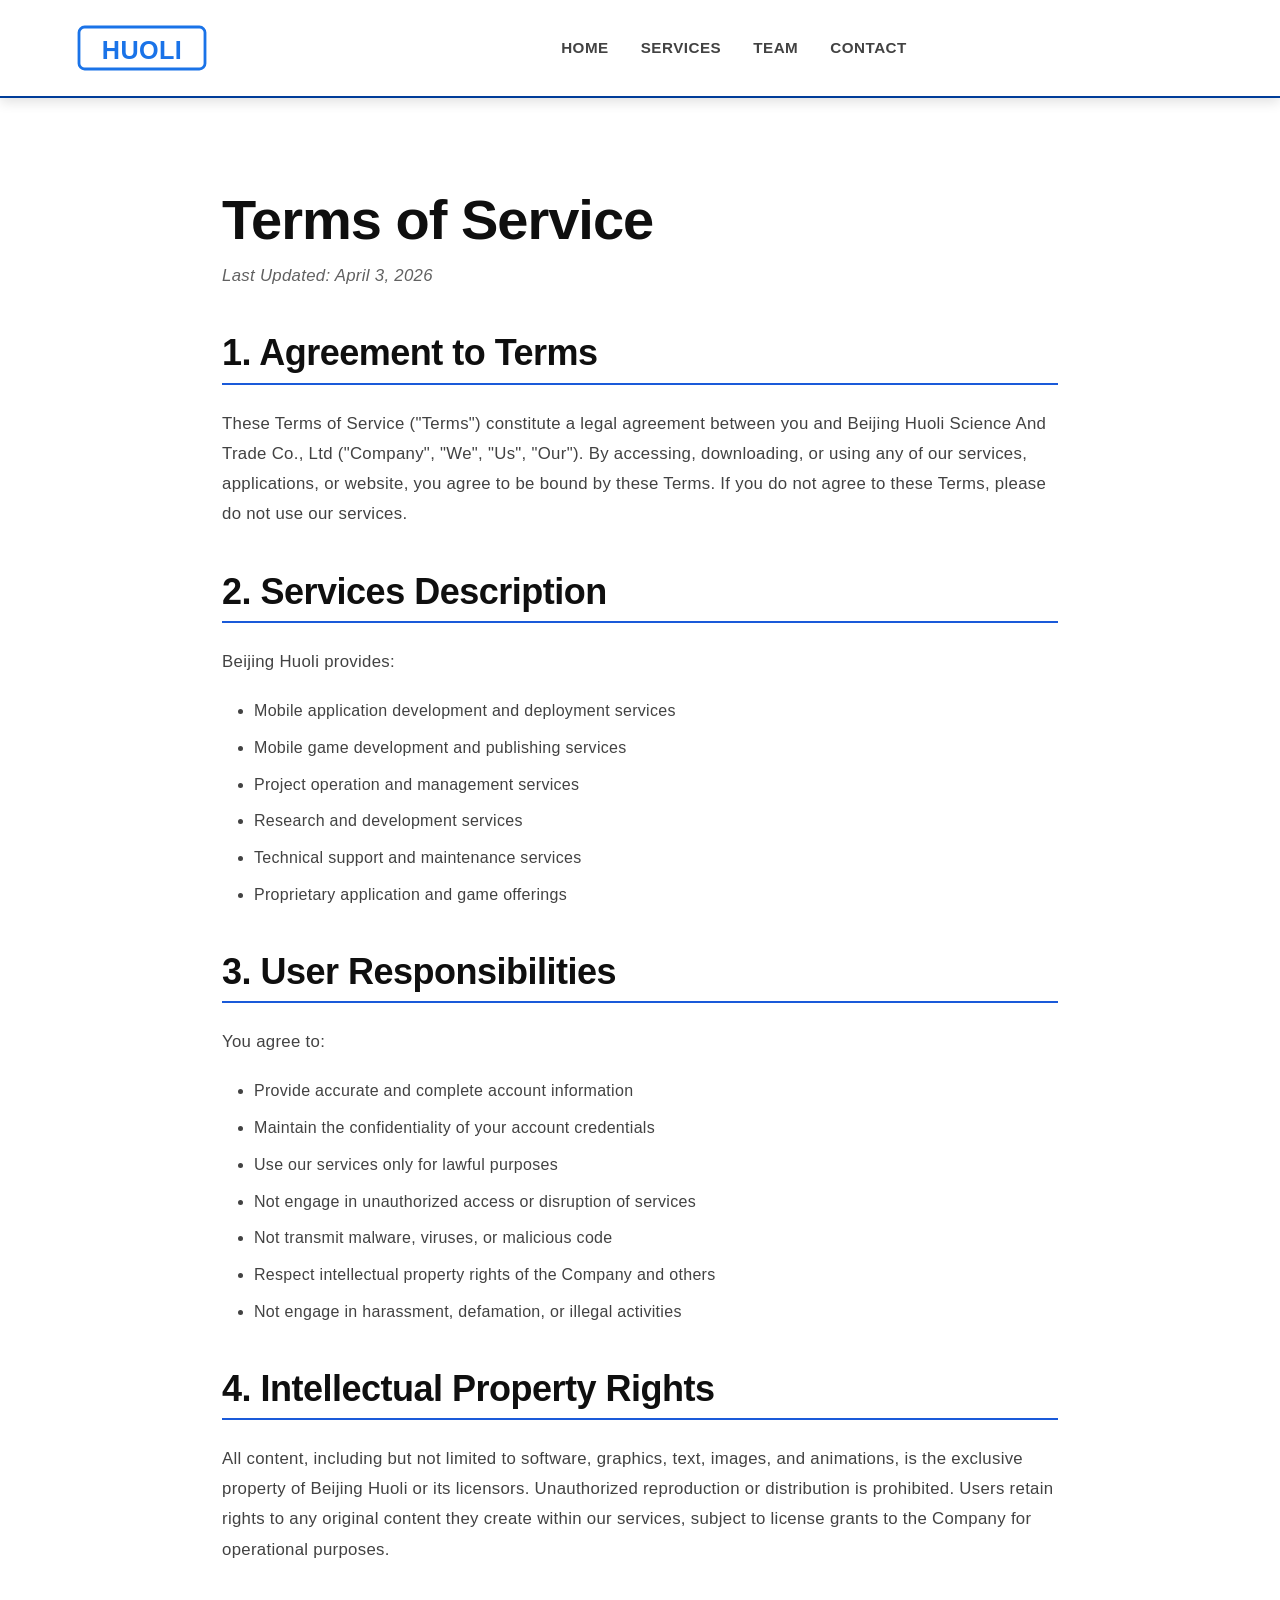
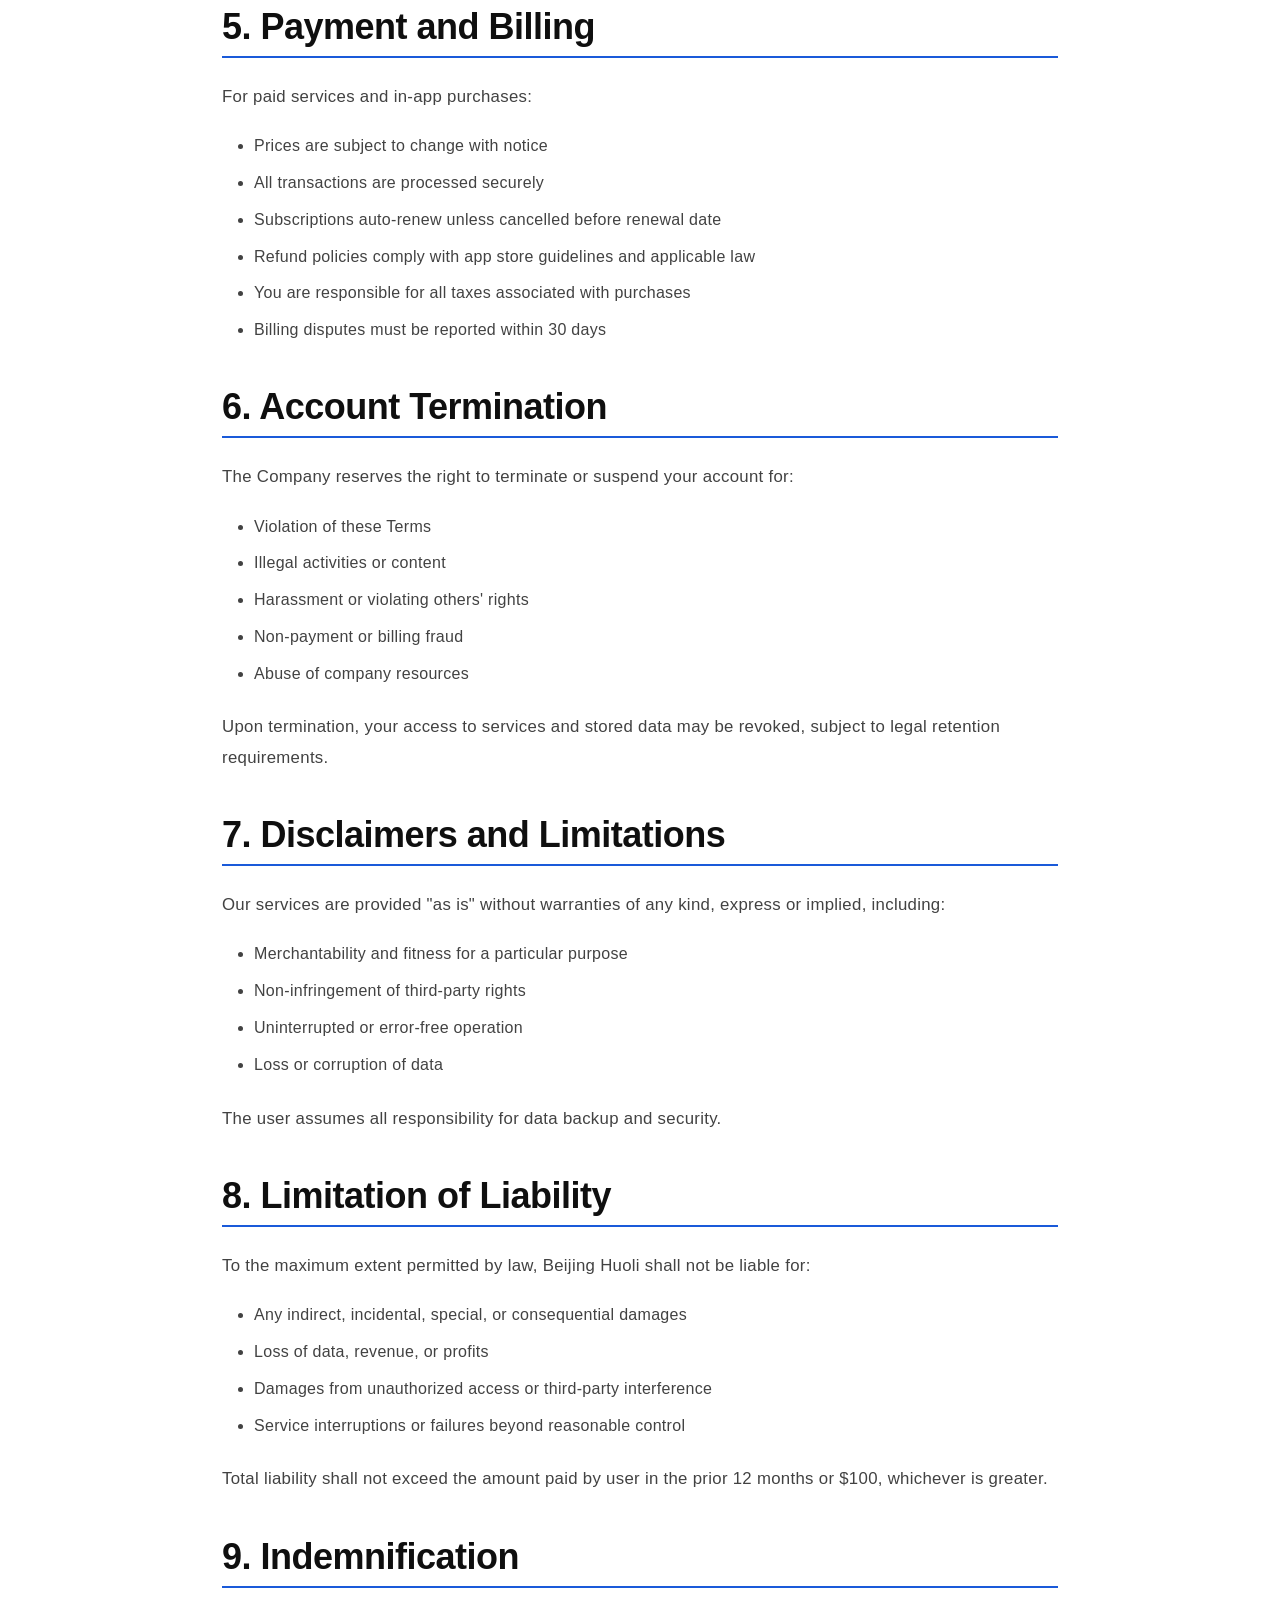
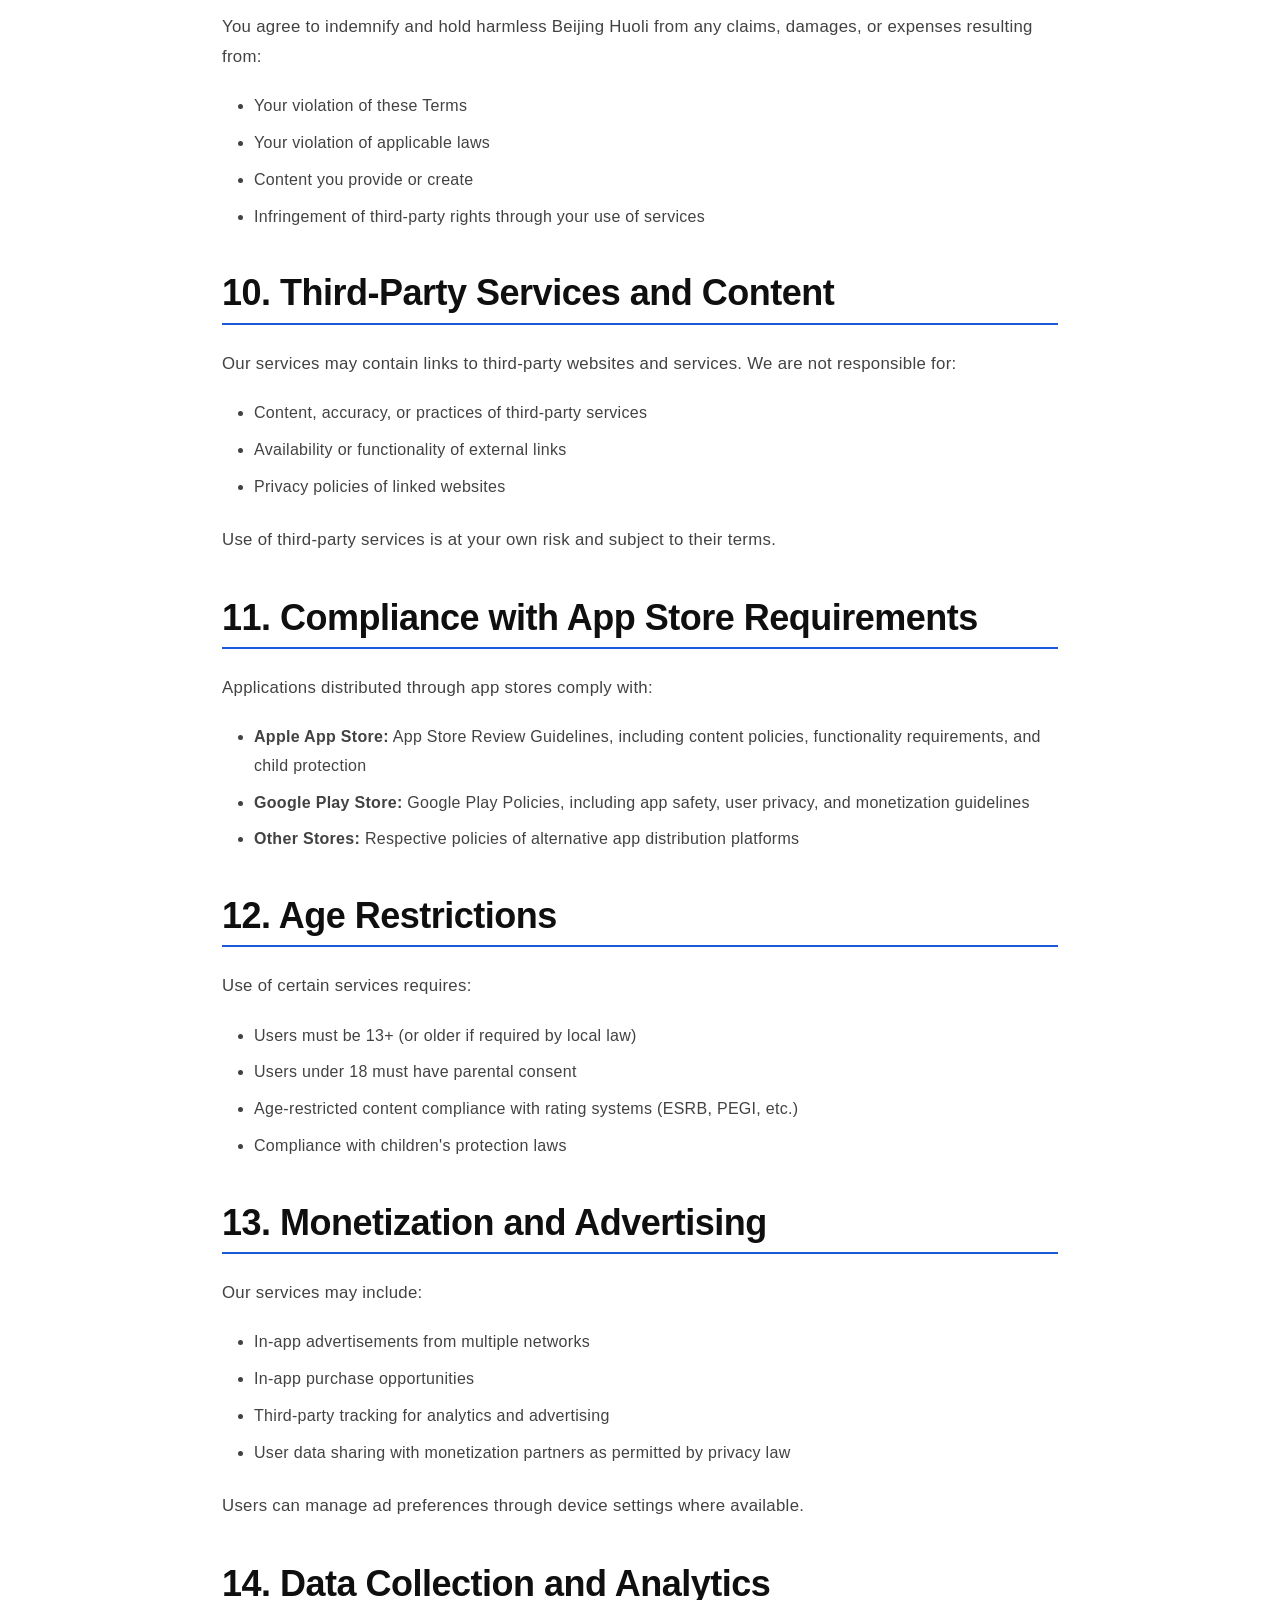
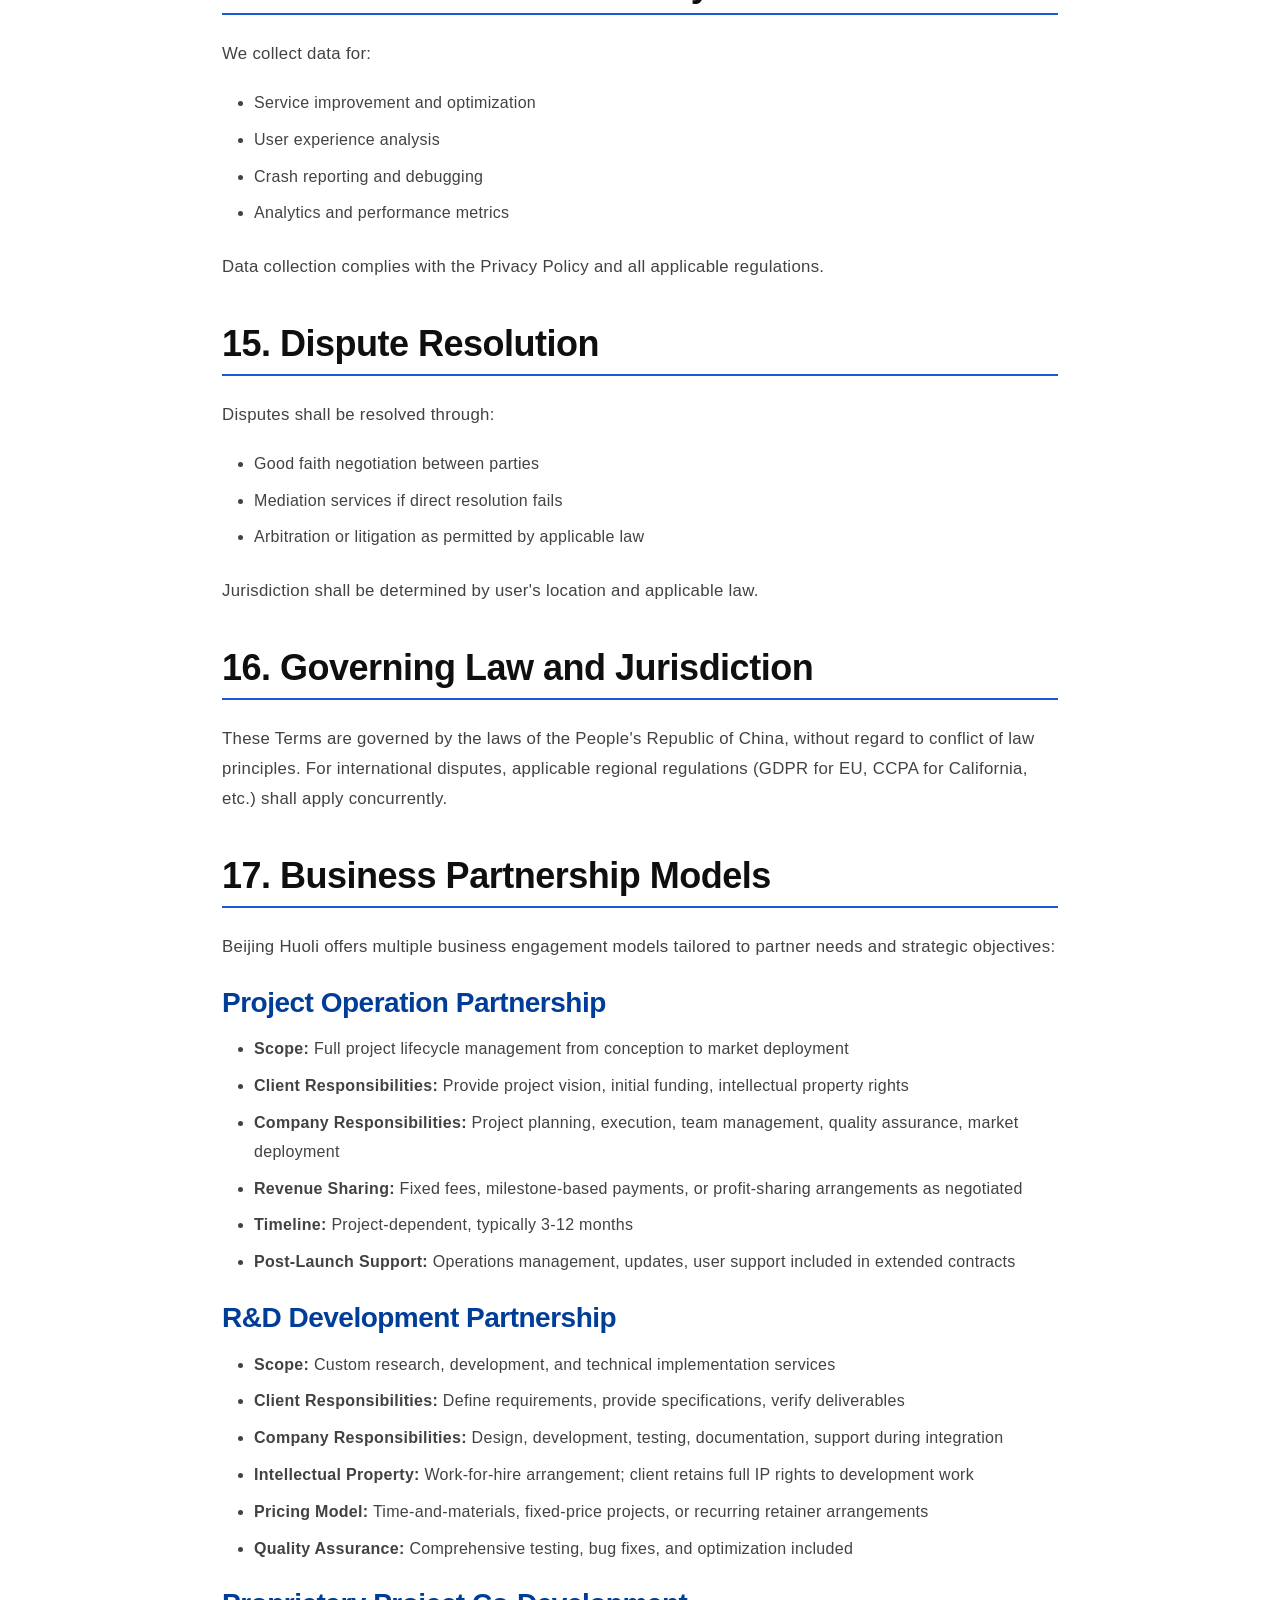
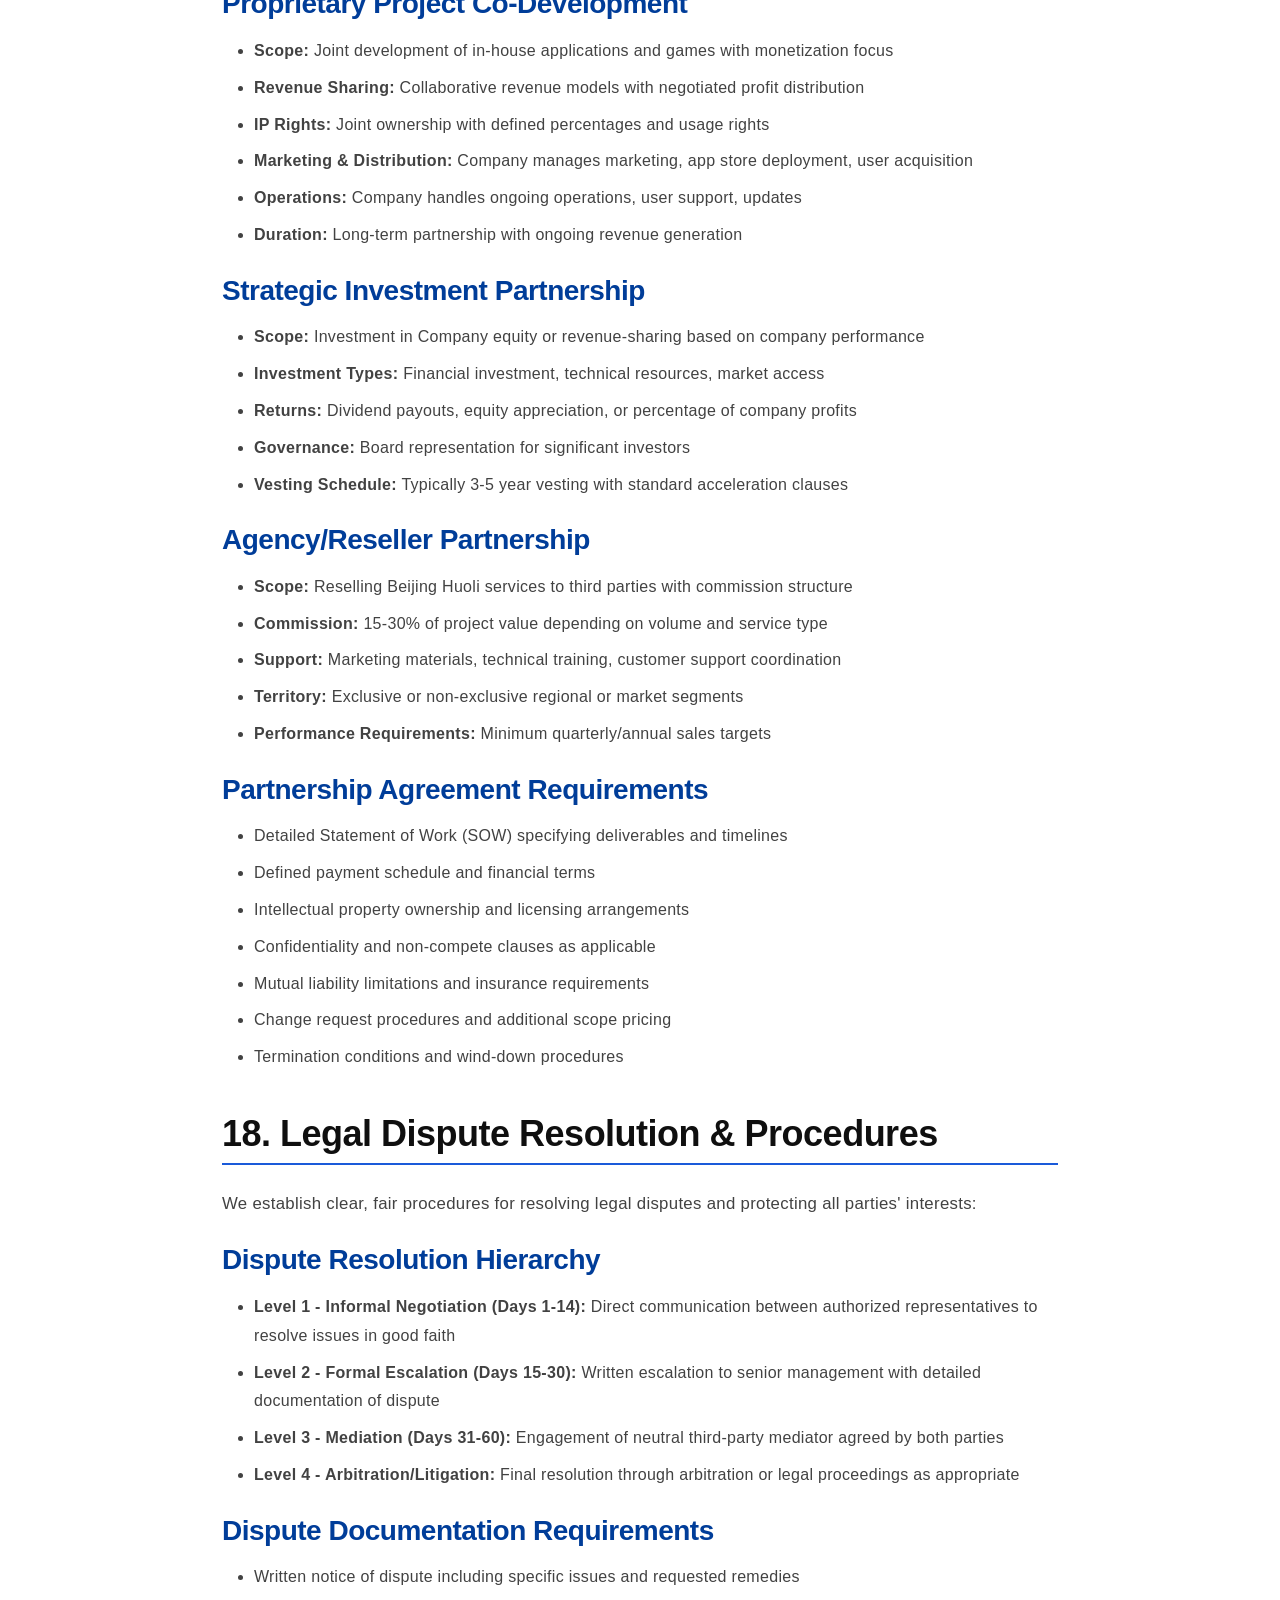
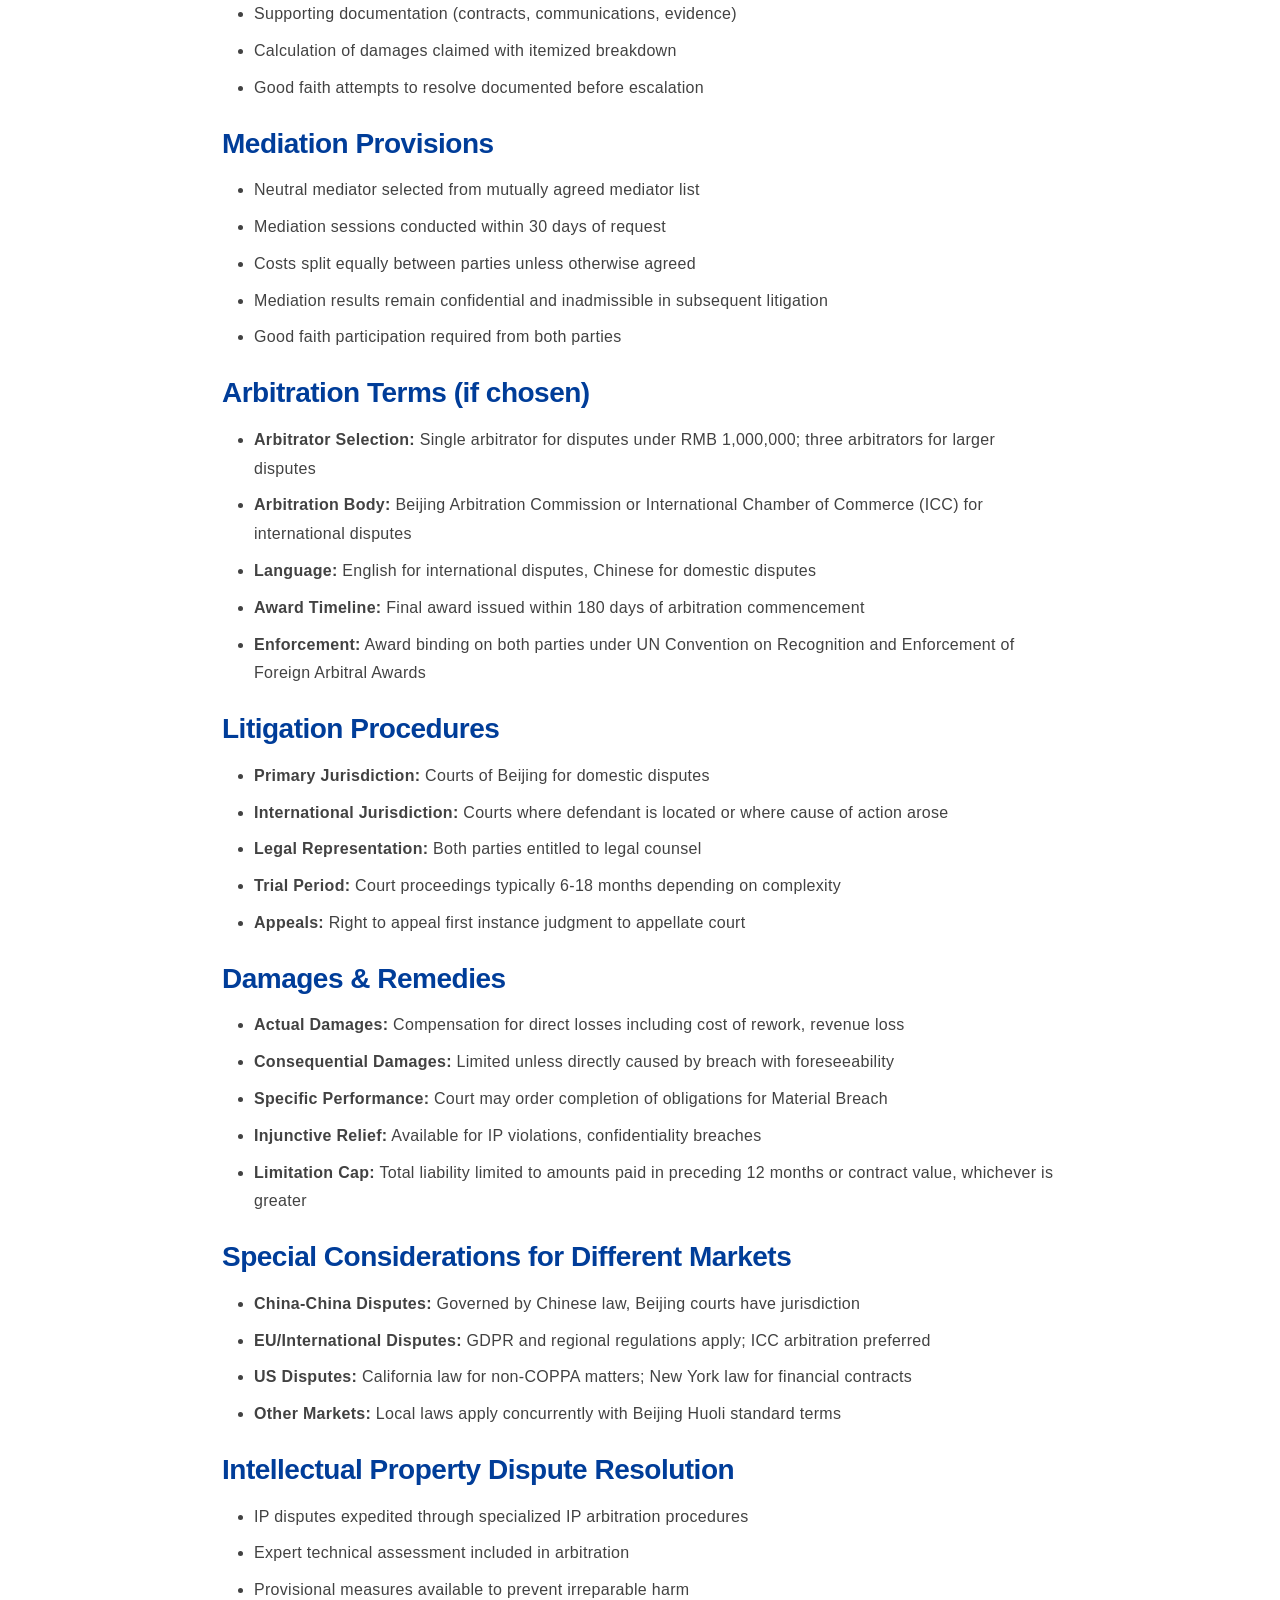
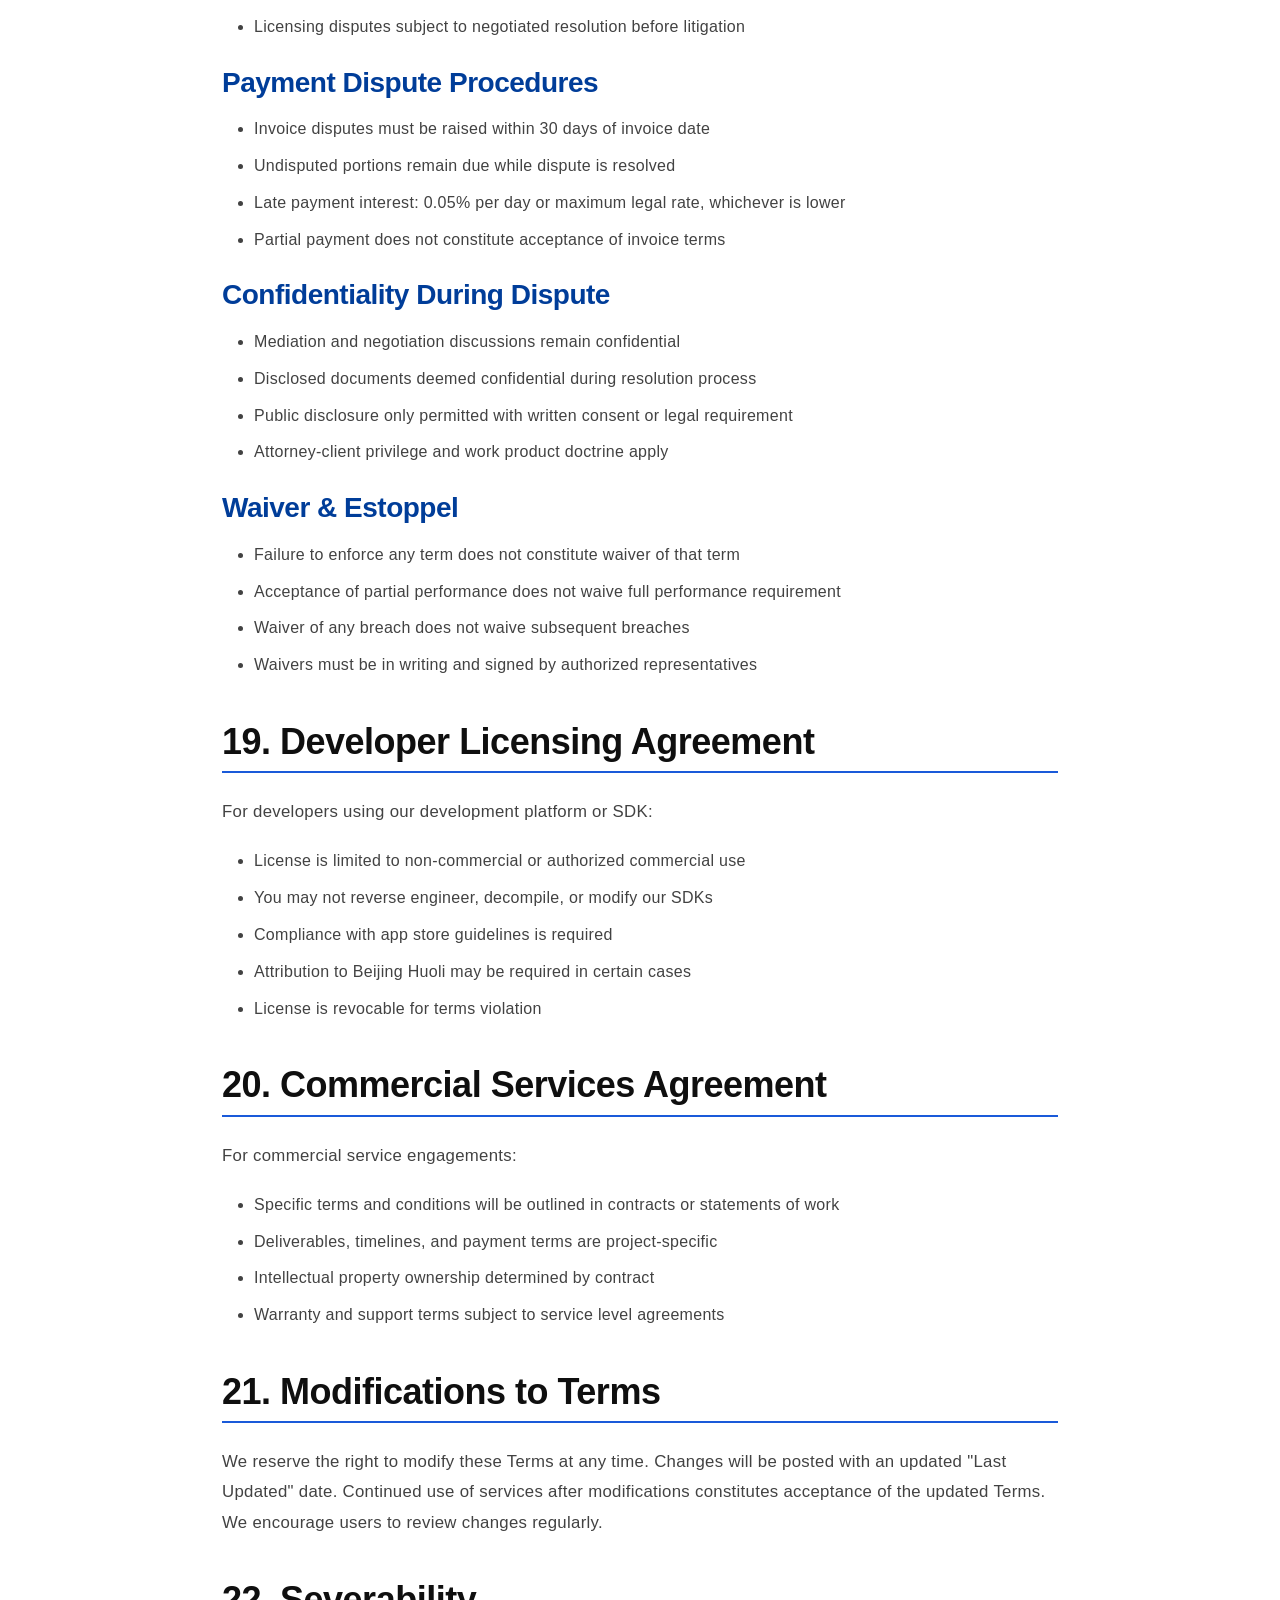
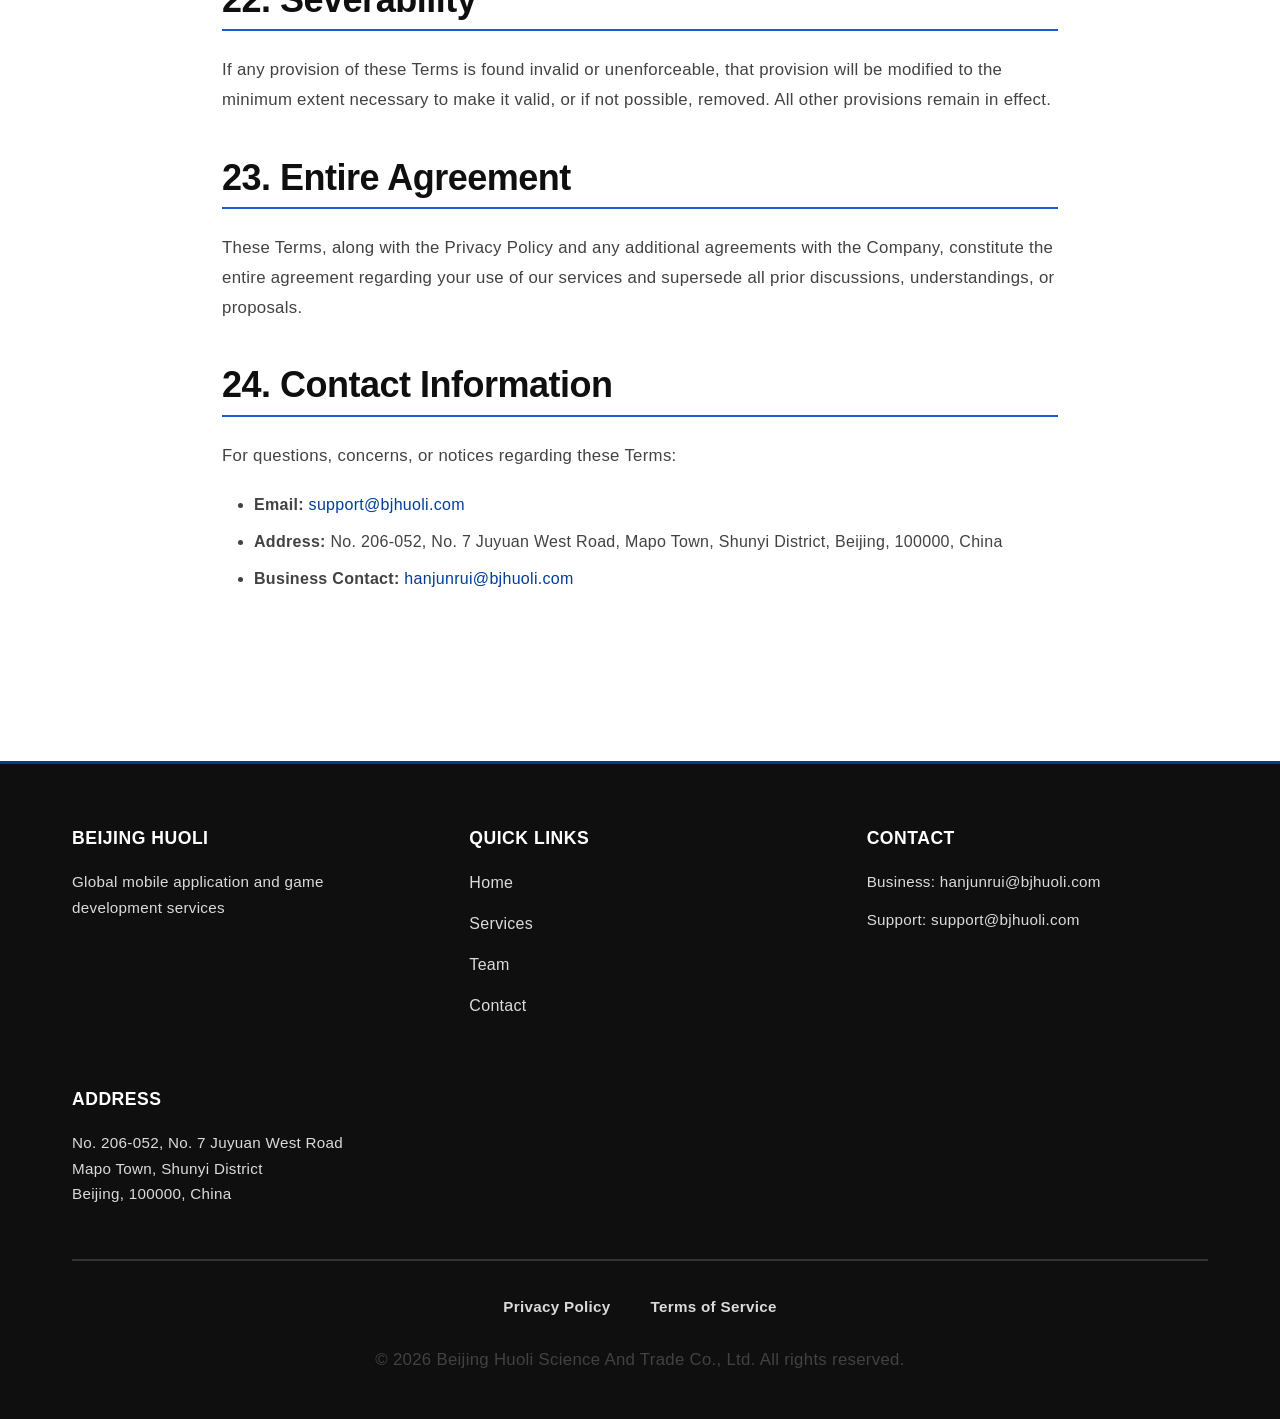
<file: terms.html>
<!DOCTYPE html>
<html lang="en">
<head>
    <meta charset="UTF-8">
    <meta name="viewport" content="width=device-width, initial-scale=1.0">
    <meta name="description" content="Terms of Service - Beijing Huoli. Read the terms governing the use of our services and applications.">
    <meta name="robots" content="index, follow">
    <meta property="og:title" content="Terms of Service - Beijing Huoli">
    <title>Terms of Service - Beijing Huoli</title>
    <link rel="canonical" href="https://bjhuoli.com/terms.html">
    <link rel="stylesheet" href="css/styles.css">
</head>
<body>
    <header>
        <nav class="navbar">
            <div class="container">
                <div class="logo-section">
                    <svg class="logo" viewBox="0 0 100 40" width="140" height="56">
                        <rect x="5" y="5" width="90" height="30" fill="none" stroke="#1a73e8" stroke-width="2" rx="4"/>
                        <text x="50" y="28" font-size="18" font-weight="bold" text-anchor="middle" fill="#1a73e8">HUOLI</text>
                    </svg>
                </div>
                <ul class="nav-menu">
                    <li><a href="index.html">Home</a></li>
                    <li><a href="business.html">Services</a></li>
                    <li><a href="team.html">Team</a></li>
                    <li><a href="contact.html">Contact</a></li>
                </ul>
            </div>
        </nav>
    </header>

    <main>
        <section class="policy-section">
            <div class="container policy-container">
                <h1>Terms of Service</h1>
                <p class="last-updated">Last Updated: April 3, 2026</p>

                <div class="policy-content">
                    <h2>1. Agreement to Terms</h2>
                    <p>These Terms of Service ("Terms") constitute a legal agreement between you and Beijing Huoli Science And Trade Co., Ltd ("Company", "We", "Us", "Our"). By accessing, downloading, or using any of our services, applications, or website, you agree to be bound by these Terms. If you do not agree to these Terms, please do not use our services.</p>

                    <h2>2. Services Description</h2>
                    <p>Beijing Huoli provides:</p>
                    <ul>
                        <li>Mobile application development and deployment services</li>
                        <li>Mobile game development and publishing services</li>
                        <li>Project operation and management services</li>
                        <li>Research and development services</li>
                        <li>Technical support and maintenance services</li>
                        <li>Proprietary application and game offerings</li>
                    </ul>

                    <h2>3. User Responsibilities</h2>
                    <p>You agree to:</p>
                    <ul>
                        <li>Provide accurate and complete account information</li>
                        <li>Maintain the confidentiality of your account credentials</li>
                        <li>Use our services only for lawful purposes</li>
                        <li>Not engage in unauthorized access or disruption of services</li>
                        <li>Not transmit malware, viruses, or malicious code</li>
                        <li>Respect intellectual property rights of the Company and others</li>
                        <li>Not engage in harassment, defamation, or illegal activities</li>
                    </ul>

                    <h2>4. Intellectual Property Rights</h2>
                    <p>All content, including but not limited to software, graphics, text, images, and animations, is the exclusive property of Beijing Huoli or its licensors. Unauthorized reproduction or distribution is prohibited. Users retain rights to any original content they create within our services, subject to license grants to the Company for operational purposes.</p>

                    <h2>5. Payment and Billing</h2>
                    <p>For paid services and in-app purchases:</p>
                    <ul>
                        <li>Prices are subject to change with notice</li>
                        <li>All transactions are processed securely</li>
                        <li>Subscriptions auto-renew unless cancelled before renewal date</li>
                        <li>Refund policies comply with app store guidelines and applicable law</li>
                        <li>You are responsible for all taxes associated with purchases</li>
                        <li>Billing disputes must be reported within 30 days</li>
                    </ul>

                    <h2>6. Account Termination</h2>
                    <p>The Company reserves the right to terminate or suspend your account for:</p>
                    <ul>
                        <li>Violation of these Terms</li>
                        <li>Illegal activities or content</li>
                        <li>Harassment or violating others' rights</li>
                        <li>Non-payment or billing fraud</li>
                        <li>Abuse of company resources</li>
                    </ul>
                    <p>Upon termination, your access to services and stored data may be revoked, subject to legal retention requirements.</p>

                    <h2>7. Disclaimers and Limitations</h2>
                    <p>Our services are provided "as is" without warranties of any kind, express or implied, including:</p>
                    <ul>
                        <li>Merchantability and fitness for a particular purpose</li>
                        <li>Non-infringement of third-party rights</li>
                        <li>Uninterrupted or error-free operation</li>
                        <li>Loss or corruption of data</li>
                    </ul>
                    <p>The user assumes all responsibility for data backup and security.</p>

                    <h2>8. Limitation of Liability</h2>
                    <p>To the maximum extent permitted by law, Beijing Huoli shall not be liable for:</p>
                    <ul>
                        <li>Any indirect, incidental, special, or consequential damages</li>
                        <li>Loss of data, revenue, or profits</li>
                        <li>Damages from unauthorized access or third-party interference</li>
                        <li>Service interruptions or failures beyond reasonable control</li>
                    </ul>
                    <p>Total liability shall not exceed the amount paid by user in the prior 12 months or $100, whichever is greater.</p>

                    <h2>9. Indemnification</h2>
                    <p>You agree to indemnify and hold harmless Beijing Huoli from any claims, damages, or expenses resulting from:</p>
                    <ul>
                        <li>Your violation of these Terms</li>
                        <li>Your violation of applicable laws</li>
                        <li>Content you provide or create</li>
                        <li>Infringement of third-party rights through your use of services</li>
                    </ul>

                    <h2>10. Third-Party Services and Content</h2>
                    <p>Our services may contain links to third-party websites and services. We are not responsible for:</p>
                    <ul>
                        <li>Content, accuracy, or practices of third-party services</li>
                        <li>Availability or functionality of external links</li>
                        <li>Privacy policies of linked websites</li>
                    </ul>
                    <p>Use of third-party services is at your own risk and subject to their terms.</p>

                    <h2>11. Compliance with App Store Requirements</h2>
                    <p>Applications distributed through app stores comply with:</p>
                    <ul>
                        <li><strong>Apple App Store:</strong> App Store Review Guidelines, including content policies, functionality requirements, and child protection</li>
                        <li><strong>Google Play Store:</strong> Google Play Policies, including app safety, user privacy, and monetization guidelines</li>
                        <li><strong>Other Stores:</strong> Respective policies of alternative app distribution platforms</li>
                    </ul>

                    <h2>12. Age Restrictions</h2>
                    <p>Use of certain services requires:</p>
                    <ul>
                        <li>Users must be 13+ (or older if required by local law)</li>
                        <li>Users under 18 must have parental consent</li>
                        <li>Age-restricted content compliance with rating systems (ESRB, PEGI, etc.)</li>
                        <li>Compliance with children's protection laws</li>
                    </ul>

                    <h2>13. Monetization and Advertising</h2>
                    <p>Our services may include:</p>
                    <ul>
                        <li>In-app advertisements from multiple networks</li>
                        <li>In-app purchase opportunities</li>
                        <li>Third-party tracking for analytics and advertising</li>
                        <li>User data sharing with monetization partners as permitted by privacy law</li>
                    </ul>
                    <p>Users can manage ad preferences through device settings where available.</p>

                    <h2>14. Data Collection and Analytics</h2>
                    <p>We collect data for:</p>
                    <ul>
                        <li>Service improvement and optimization</li>
                        <li>User experience analysis</li>
                        <li>Crash reporting and debugging</li>
                        <li>Analytics and performance metrics</li>
                    </ul>
                    <p>Data collection complies with the Privacy Policy and all applicable regulations.</p>

                    <h2>15. Dispute Resolution</h2>
                    <p>Disputes shall be resolved through:</p>
                    <ul>
                        <li>Good faith negotiation between parties</li>
                        <li>Mediation services if direct resolution fails</li>
                        <li>Arbitration or litigation as permitted by applicable law</li>
                    </ul>
                    <p>Jurisdiction shall be determined by user's location and applicable law.</p>

                    <h2>16. Governing Law and Jurisdiction</h2>
                    <p>These Terms are governed by the laws of the People's Republic of China, without regard to conflict of law principles. For international disputes, applicable regional regulations (GDPR for EU, CCPA for California, etc.) shall apply concurrently.</p>

                    <h2>17. Business Partnership Models</h2>
                    <p>Beijing Huoli offers multiple business engagement models tailored to partner needs and strategic objectives:</p>
                    <h3>Project Operation Partnership</h3>
                    <ul>
                        <li><strong>Scope:</strong> Full project lifecycle management from conception to market deployment</li>
                        <li><strong>Client Responsibilities:</strong> Provide project vision, initial funding, intellectual property rights</li>
                        <li><strong>Company Responsibilities:</strong> Project planning, execution, team management, quality assurance, market deployment</li>
                        <li><strong>Revenue Sharing:</strong> Fixed fees, milestone-based payments, or profit-sharing arrangements as negotiated</li>
                        <li><strong>Timeline:</strong> Project-dependent, typically 3-12 months</li>
                        <li><strong>Post-Launch Support:</strong> Operations management, updates, user support included in extended contracts</li>
                    </ul>
                    <h3>R&D Development Partnership</h3>
                    <ul>
                        <li><strong>Scope:</strong> Custom research, development, and technical implementation services</li>
                        <li><strong>Client Responsibilities:</strong> Define requirements, provide specifications, verify deliverables</li>
                        <li><strong>Company Responsibilities:</strong> Design, development, testing, documentation, support during integration</li>
                        <li><strong>Intellectual Property:</strong> Work-for-hire arrangement; client retains full IP rights to development work</li>
                        <li><strong>Pricing Model:</strong> Time-and-materials, fixed-price projects, or recurring retainer arrangements</li>
                        <li><strong>Quality Assurance:</strong> Comprehensive testing, bug fixes, and optimization included</li>
                    </ul>
                    <h3>Proprietary Project Co-Development</h3>
                    <ul>
                        <li><strong>Scope:</strong> Joint development of in-house applications and games with monetization focus</li>
                        <li><strong>Revenue Sharing:</strong> Collaborative revenue models with negotiated profit distribution</li>
                        <li><strong>IP Rights:</strong> Joint ownership with defined percentages and usage rights</li>
                        <li><strong>Marketing & Distribution:</strong> Company manages marketing, app store deployment, user acquisition</li>
                        <li><strong>Operations:</strong> Company handles ongoing operations, user support, updates</li>
                        <li><strong>Duration:</strong> Long-term partnership with ongoing revenue generation</li>
                    </ul>
                    <h3>Strategic Investment Partnership</h3>
                    <ul>
                        <li><strong>Scope:</strong> Investment in Company equity or revenue-sharing based on company performance</li>
                        <li><strong>Investment Types:</strong> Financial investment, technical resources, market access</li>
                        <li><strong>Returns:</strong> Dividend payouts, equity appreciation, or percentage of company profits</li>
                        <li><strong>Governance:</strong> Board representation for significant investors</li>
                        <li><strong>Vesting Schedule:</strong> Typically 3-5 year vesting with standard acceleration clauses</li>
                    </ul>
                    <h3>Agency/Reseller Partnership</h3>
                    <ul>
                        <li><strong>Scope:</strong> Reselling Beijing Huoli services to third parties with commission structure</li>
                        <li><strong>Commission:</strong> 15-30% of project value depending on volume and service type</li>
                        <li><strong>Support:</strong> Marketing materials, technical training, customer support coordination</li>
                        <li><strong>Territory:</strong> Exclusive or non-exclusive regional or market segments</li>
                        <li><strong>Performance Requirements:</strong> Minimum quarterly/annual sales targets</li>
                    </ul>
                    <h3>Partnership Agreement Requirements</h3>
                    <ul>
                        <li>Detailed Statement of Work (SOW) specifying deliverables and timelines</li>
                        <li>Defined payment schedule and financial terms</li>
                        <li>Intellectual property ownership and licensing arrangements</li>
                        <li>Confidentiality and non-compete clauses as applicable</li>
                        <li>Mutual liability limitations and insurance requirements</li>
                        <li>Change request procedures and additional scope pricing</li>
                        <li>Termination conditions and wind-down procedures</li>
                    </ul>

                    <h2>18. Legal Dispute Resolution & Procedures</h2>
                    <p>We establish clear, fair procedures for resolving legal disputes and protecting all parties' interests:</p>
                    <h3>Dispute Resolution Hierarchy</h3>
                    <ul>
                        <li><strong>Level 1 - Informal Negotiation (Days 1-14):</strong> Direct communication between authorized representatives to resolve issues in good faith</li>
                        <li><strong>Level 2 - Formal Escalation (Days 15-30):</strong> Written escalation to senior management with detailed documentation of dispute</li>
                        <li><strong>Level 3 - Mediation (Days 31-60):</strong> Engagement of neutral third-party mediator agreed by both parties</li>
                        <li><strong>Level 4 - Arbitration/Litigation:</strong> Final resolution through arbitration or legal proceedings as appropriate</li>
                    </ul>
                    <h3>Dispute Documentation Requirements</h3>
                    <ul>
                        <li>Written notice of dispute including specific issues and requested remedies</li>
                        <li>Supporting documentation (contracts, communications, evidence)</li>
                        <li>Calculation of damages claimed with itemized breakdown</li>
                        <li>Good faith attempts to resolve documented before escalation</li>
                    </ul>
                    <h3>Mediation Provisions</h3>
                    <ul>
                        <li>Neutral mediator selected from mutually agreed mediator list</li>
                        <li>Mediation sessions conducted within 30 days of request</li>
                        <li>Costs split equally between parties unless otherwise agreed</li>
                        <li>Mediation results remain confidential and inadmissible in subsequent litigation</li>
                        <li>Good faith participation required from both parties</li>
                    </ul>
                    <h3>Arbitration Terms (if chosen)</h3>
                    <ul>
                        <li><strong>Arbitrator Selection:</strong> Single arbitrator for disputes under RMB 1,000,000; three arbitrators for larger disputes</li>
                        <li><strong>Arbitration Body:</strong> Beijing Arbitration Commission or International Chamber of Commerce (ICC) for international disputes</li>
                        <li><strong>Language:</strong> English for international disputes, Chinese for domestic disputes</li>
                        <li><strong>Award Timeline:</strong> Final award issued within 180 days of arbitration commencement</li>
                        <li><strong>Enforcement:</strong> Award binding on both parties under UN Convention on Recognition and Enforcement of Foreign Arbitral Awards</li>
                    </ul>
                    <h3>Litigation Procedures</h3>
                    <ul>
                        <li><strong>Primary Jurisdiction:</strong> Courts of Beijing for domestic disputes</li>
                        <li><strong>International Jurisdiction:</strong> Courts where defendant is located or where cause of action arose</li>
                        <li><strong>Legal Representation:</strong> Both parties entitled to legal counsel</li>
                        <li><strong>Trial Period:</strong> Court proceedings typically 6-18 months depending on complexity</li>
                        <li><strong>Appeals:</strong> Right to appeal first instance judgment to appellate court</li>
                    </ul>
                    <h3>Damages & Remedies</h3>
                    <ul>
                        <li><strong>Actual Damages:</strong> Compensation for direct losses including cost of rework, revenue loss</li>
                        <li><strong>Consequential Damages:</strong> Limited unless directly caused by breach with foreseeability</li>
                        <li><strong>Specific Performance:</strong> Court may order completion of obligations for Material Breach</li>
                        <li><strong>Injunctive Relief:</strong> Available for IP violations, confidentiality breaches</li>
                        <li><strong>Limitation Cap:</strong> Total liability limited to amounts paid in preceding 12 months or contract value, whichever is greater</li>
                    </ul>
                    <h3>Special Considerations for Different Markets</h3>
                    <ul>
                        <li><strong>China-China Disputes:</strong> Governed by Chinese law, Beijing courts have jurisdiction</li>
                        <li><strong>EU/International Disputes:</strong> GDPR and regional regulations apply; ICC arbitration preferred</li>
                        <li><strong>US Disputes:</strong> California law for non-COPPA matters; New York law for financial contracts</li>
                        <li><strong>Other Markets:</strong> Local laws apply concurrently with Beijing Huoli standard terms</li>
                    </ul>
                    <h3>Intellectual Property Dispute Resolution</h3>
                    <ul>
                        <li>IP disputes expedited through specialized IP arbitration procedures</li>
                        <li>Expert technical assessment included in arbitration</li>
                        <li>Provisional measures available to prevent irreparable harm</li>
                        <li>Licensing disputes subject to negotiated resolution before litigation</li>
                    </ul>
                    <h3>Payment Dispute Procedures</h3>
                    <ul>
                        <li>Invoice disputes must be raised within 30 days of invoice date</li>
                        <li>Undisputed portions remain due while dispute is resolved</li>
                        <li>Late payment interest: 0.05% per day or maximum legal rate, whichever is lower</li>
                        <li>Partial payment does not constitute acceptance of invoice terms</li>
                    </ul>
                    <h3>Confidentiality During Dispute</h3>
                    <ul>
                        <li>Mediation and negotiation discussions remain confidential</li>
                        <li>Disclosed documents deemed confidential during resolution process</li>
                        <li>Public disclosure only permitted with written consent or legal requirement</li>
                        <li>Attorney-client privilege and work product doctrine apply</li>
                    </ul>
                    <h3>Waiver & Estoppel</h3>
                    <ul>
                        <li>Failure to enforce any term does not constitute waiver of that term</li>
                        <li>Acceptance of partial performance does not waive full performance requirement</li>
                        <li>Waiver of any breach does not waive subsequent breaches</li>
                        <li>Waivers must be in writing and signed by authorized representatives</li>
                    </ul>

                    <h2>19. Developer Licensing Agreement</h2>
                    <p>For developers using our development platform or SDK:</p>
                    <ul>
                        <li>License is limited to non-commercial or authorized commercial use</li>
                        <li>You may not reverse engineer, decompile, or modify our SDKs</li>
                        <li>Compliance with app store guidelines is required</li>
                        <li>Attribution to Beijing Huoli may be required in certain cases</li>
                        <li>License is revocable for terms violation</li>
                    </ul>

                    <h2>20. Commercial Services Agreement</h2>
                    <p>For commercial service engagements:</p>
                    <ul>
                        <li>Specific terms and conditions will be outlined in contracts or statements of work</li>
                        <li>Deliverables, timelines, and payment terms are project-specific</li>
                        <li>Intellectual property ownership determined by contract</li>
                        <li>Warranty and support terms subject to service level agreements</li>
                    </ul>

                    <h2>21. Modifications to Terms</h2>
                    <p>We reserve the right to modify these Terms at any time. Changes will be posted with an updated "Last Updated" date. Continued use of services after modifications constitutes acceptance of the updated Terms. We encourage users to review changes regularly.</p>

                    <h2>22. Severability</h2>
                    <p>If any provision of these Terms is found invalid or unenforceable, that provision will be modified to the minimum extent necessary to make it valid, or if not possible, removed. All other provisions remain in effect.</p>

                    <h2>23. Entire Agreement</h2>
                    <p>These Terms, along with the Privacy Policy and any additional agreements with the Company, constitute the entire agreement regarding your use of our services and supersede all prior discussions, understandings, or proposals.</p>

                    <h2>24. Contact Information</h2>
                    <p>For questions, concerns, or notices regarding these Terms:</p>
                    <ul>
                        <li><strong>Email:</strong> <a href="mailto:support@bjhuoli.com">support@bjhuoli.com</a></li>
                        <li><strong>Address:</strong> No. 206-052, No. 7 Juyuan West Road, Mapo Town, Shunyi District, Beijing, 100000, China</li>
                        <li><strong>Business Contact:</strong> <a href="mailto:hanjunrui@bjhuoli.com">hanjunrui@bjhuoli.com</a></li>
                    </ul>
                </div>
            </div>
        </section>
    </main>

    <!-- Footer -->
    <footer>
        <div class="container">
            <div class="footer-content">
                <div class="footer-section">
                    <h4>Beijing Huoli</h4>
                    <p>Global mobile application and game development services</p>
                </div>
                <div class="footer-section">
                    <h4>Quick Links</h4>
                    <ul>
                        <li><a href="index.html">Home</a></li>
                        <li><a href="business.html">Services</a></li>
                        <li><a href="team.html">Team</a></li>
                        <li><a href="contact.html">Contact</a></li>
                    </ul>
                </div>
                <div class="footer-section">
                    <h4>Contact</h4>
                    <p>Business: <a href="mailto:hanjunrui@bjhuoli.com">hanjunrui@bjhuoli.com</a></p>
                    <p>Support: <a href="mailto:support@bjhuoli.com">support@bjhuoli.com</a></p>
                </div>
                <div class="footer-section">
                    <h4>Address</h4>
                    <p>No. 206-052, No. 7 Juyuan West Road<br>Mapo Town, Shunyi District<br>Beijing, 100000, China</p>
                </div>
            </div>
            <div class="footer-bottom">
                <div class="footer-links">
                    <a href="privacy.html">Privacy Policy</a>
                    <a href="terms.html">Terms of Service</a>
                </div>
                <p>&copy; 2026 Beijing Huoli Science And Trade Co., Ltd. All rights reserved.</p>
            </div>
        </div>
    </footer>

    <script src="js/main.js"></script>
</body>
</html>
</file>
<file: css/styles.css>
/* ============================================
   BEIJING HUOLI - PROFESSIONAL WEBSITE STYLES
   IBM-Inspired Clean Design
   ============================================= */

/* Reset and Base Styles */
* {
    margin: 0;
    padding: 0;
    box-sizing: border-box;
}

:root {
    --primary-color: #003d99;
    --primary-dark: #002d7a;
    --primary-light: #1a5ad9;
    --accent-green: #1b5e20;
    --accent-yellow: #e6b200;
    --accent-red: #b71c1c;
    --gray-900: #0f0f0f;
    --gray-800: #212121;
    --gray-700: #424242;
    --gray-600: #616161;
    --gray-500: #757575;
    --gray-300: #bdbdbd;
    --gray-200: #e0e0e0;
    --gray-100: #f5f5f5;
    --white: #ffffff;
    --shadow-sm: 0 2px 4px rgba(0, 0, 0, 0.08);
    --shadow-md: 0 4px 12px rgba(0, 0, 0, 0.12);
    --shadow-lg: 0 8px 24px rgba(0, 0, 0, 0.16);
    --shadow-xl: 0 12px 32px rgba(0, 0, 0, 0.18);
}

html {
    scroll-behavior: smooth;
    font-size: 16px;
}

body {
    font-family: -apple-system, BlinkMacSystemFont, 'Segoe UI', 'Roboto', 'Oxygen', 'Ubuntu', 'Cantarell', sans-serif;
    color: var(--gray-700);
    background-color: var(--white);
    line-height: 1.8;
    letter-spacing: 0.3px;
    font-weight: 500;
}

/* Typography */
h1, h2, h3, h4, h5, h6 {
    font-weight: 700;
    line-height: 1.2;
    margin: 2rem 0 1rem 0;
    color: var(--gray-900);
    letter-spacing: -0.5px;
}

h1 {
    font-size: 3.5rem;
    font-weight: 800;
    letter-spacing: -1px;
    margin: 2.5rem 0 1.5rem 0;
}

h2 {
    font-size: 2.25rem;
    font-weight: 700;
}

h3 {
    font-size: 1.75rem;
    font-weight: 700;
}

h4 {
    font-size: 1.35rem;
    font-weight: 600;
}

h5 {
    font-size: 1.1rem;
    font-weight: 600;
}

h6 {
    font-size: 1rem;
    font-weight: 600;
}

p {
    color: var(--gray-700);
    margin-bottom: 1.25rem;
    font-size: 1.05rem;
    line-height: 1.8;
}

a {
    color: var(--primary-color);
    text-decoration: none;
    transition: color 0.3s ease;
}

a:hover {
    color: var(--primary-dark);
    text-decoration: underline;
}

/* Container */
.container {
    max-width: 1200px;
    margin: 0 auto;
    padding: 0 2rem;
}

@media (max-width: 768px) {
    .container {
        padding: 0 1.5rem;
    }
}

/* ============================================
   HEADER AND NAVIGATION
   ============================================= */
header {
    position: sticky;
    top: 0;
    z-index: 1000;
    background: var(--white);
    border-bottom: 2px solid var(--primary-color);
    box-shadow: var(--shadow-md);
}

.navbar {
    padding: 1.25rem 0;
}

.navbar .container {
    display: flex;
    justify-content: space-between;
    align-items: center;
}

.logo-section {
    flex-shrink: 0;
}

.logo {
    width: 140px;
    height: 56px;
    display: block;
}

.nav-menu {
    display: flex;
    list-style: none;
    gap: 2rem;
    flex: 1;
    justify-content: center;
    margin-left: 3rem;
}

.nav-menu a {
    color: var(--gray-700);
    font-weight: 600;
    padding: 0.75rem 0;
    border-bottom: 3px solid transparent;
    transition: var(--transition-smooth);
    text-transform: uppercase;
    font-size: 0.95rem;
    letter-spacing: 0.5px;
}

.nav-menu a:hover,
.nav-menu a.active {
    color: var(--primary-color);
    border-bottom-color: var(--primary-color);
}

.hamburger {
    display: none;
    flex-direction: column;
    cursor: pointer;
    gap: 0.5rem;
}

.hamburger span {
    width: 24px;
    height: 3px;
    background-color: var(--gray-900);
    transition: 0.3s ease;
    border-radius: 2px;
}

/* Mobile Menu */
@media (max-width: 768px) {
    .hamburger {
        display: flex;
    }

    .nav-menu {
        position: fixed;
        left: -100%;
        top: 70px;
        flex-direction: column;
        background-color: var(--white);
        width: 100%;
        text-align: center;
        transition: 0.3s;
        box-shadow: var(--shadow-md);
        gap: 0;
        margin-left: 0;
    }

    .nav-menu.active {
        left: 0;
    }

    .nav-menu li {
        padding: 1rem 0;
        border-bottom: 1px solid var(--gray-200);
    }

    .nav-menu a {
        display: block;
        border: none;
    }

    .nav-menu a.active {
        color: var(--primary-color);
        background-color: var(--gray-100);
    }

    h1 {
        font-size: 2rem;
    }

    h2 {
        font-size: 1.5rem;
    }

    h3 {
        font-size: 1.25rem;
    }
}

/* ============================================
   BUTTONS
   ============================================= */
.btn-primary,
.btn-secondary,
.btn-outline {
    display: inline-block;
    padding: 1rem 2.5rem;
    border-radius: 6px;
    font-weight: 700;
    font-size: 1.05rem;
    text-align: center;
    cursor: pointer;
    border: none;
    transition: var(--transition-smooth);
    text-decoration: none;
    letter-spacing: 0.5px;
    box-shadow: var(--shadow-sm);
}

.btn-primary {
    background-color: var(--primary-color);
    color: var(--white);
}

.btn-primary:hover {
    background-color: var(--primary-dark);
    box-shadow: var(--shadow-lg);
    text-decoration: none;
    transform: translateY(-2px);
}

.btn-secondary {
    background-color: transparent;
    color: var(--primary-color);
    border: 2px solid var(--primary-color);
}

.btn-secondary:hover {
    background-color: var(--primary-color);
    color: var(--white);
    box-shadow: var(--shadow-md);
    transform: translateY(-2px);
}

.btn-outline {
    background-color: transparent;
    color: var(--gray-900);
    border: 2px solid var(--gray-900);
}

.btn-outline:hover {
    background-color: var(--gray-900);
    color: var(--white);
    box-shadow: var(--shadow-md);
    transform: translateY(-2px);
}

.btn-large {
    padding: 1.25rem 3.5rem;
    font-size: 1.15rem;
}

.btn-primary:hover,
.btn-secondary:hover,
.btn-outline:hover {
    text-decoration: none;
}

/* ============================================
   SECTIONS AND LAYOUTS
   ============================================= */

/* Page Header */
.page-header {
    padding: 4rem 0;
    background: linear-gradient(135deg, #f8f9fa 0%, #e8eaed 100%);
    text-align: center;
    border-bottom: 1px solid var(--gray-200);
}

.page-header h1 {
    margin-bottom: 0.5rem;
    color: var(--gray-900);
}

.page-header p {
    font-size: 1.125rem;
    color: var(--gray-700);
}

/* Hero Section */
.hero {
    padding: 6rem 0;
    background: linear-gradient(135deg, #f8f9fa 0%, rgba(26, 115, 232, 0.05) 100%);
}

.hero .container {
    display: grid;
    grid-template-columns: 1fr 1fr;
    gap: 4rem;
    align-items: center;
}

.hero-content h1 {
    font-size: 2.75rem;
    margin-bottom: 1rem;
    line-height: 1.2;
}

.hero-content p {
    font-size: 1.25rem;
    color: var(--gray-700);
    margin-bottom: 2rem;
}

.cta-buttons {
    display: flex;
    gap: 1.5rem;
    flex-wrap: wrap;
}

.hero-visual {
    display: flex;
    justify-content: center;
    align-items: center;
}

.hero-icon {
    width: 100%;
    max-width: 300px;
    height: auto;
    animation: float 3s ease-in-out infinite;
}

@keyframes float {
    0%, 100% { transform: translateY(0px); }
    50% { transform: translateY(-20px); }
}

@media (max-width: 768px) {
    .hero .container {
        grid-template-columns: 1fr;
        gap: 2rem;
    }

    .hero-content h1 {
        font-size: 2rem;
    }

    .hero-icon {
        max-width: 200px;
    }

    .cta-buttons {
        flex-direction: column;
    }

    .cta-buttons a {
        width: 100%;
        text-align: center;
    }
}

/* Highlights Section */
.highlights {
    padding: 4rem 0;
    background-color: var(--white);
}

.highlights h2 {
    text-align: center;
    margin-bottom: 3rem;
}

.highlights-grid {
    display: grid;
    grid-template-columns: repeat(auto-fit, minmax(250px, 1fr));
    gap: 2rem;
}

.highlight-card {
    padding: 2.5rem;
    background-color: var(--white);
    border-radius: 12px;
    text-align: center;
    transition: var(--transition-smooth);
    border: 1px solid var(--gray-200);
    box-shadow: var(--shadow-sm);
}

.highlight-card:hover {
    background-color: #f0f4ff;
    box-shadow: var(--shadow-lg);
    transform: translateY(-6px);
    border-color: var(--primary-color);
}

.highlight-icon {
    width: 80px;
    height: 80px;
    margin: 0 auto 1rem;
    display: block;
}

.highlight-card h3 {
    margin-bottom: 0.5rem;
}

.highlight-card p {
    color: var(--gray-600);
    font-size: 0.95rem;
}

/* Services Section */
.services-overview {
    padding: 4rem 0;
    background-color: var(--gray-100);
}

.services-overview h2 {
    text-align: center;
    margin-bottom: 0.5rem;
}

.section-intro {
    text-align: center;
    color: var(--gray-600);
    font-size: 1.1rem;
    margin-bottom: 3rem;
}

.services-grid {
    display: grid;
    grid-template-columns: repeat(auto-fit, minmax(280px, 1fr));
    gap: 2rem;
}

.service-item {
    background-color: var(--white);
    padding: 3rem 2rem;
    border-radius: 12px;
    border-left: 5px solid var(--primary-color);
    border: 1px solid var(--gray-200);
    border-left: 5px solid var(--primary-color);
    box-shadow: var(--shadow-sm);
    transition: var(--transition-smooth);
}

.service-item:hover {
    box-shadow: var(--shadow-lg);
    transform: translateY(-8px);
    background-color: #f0f4ff;
}

.service-number {
    font-size: 2.5rem;
    font-weight: 800;
    color: var(--primary-color);
    opacity: 0.15;
    margin-bottom: 1rem;
}

.service-item h3 {
    margin-bottom: 1rem;
    color: var(--gray-900);
    font-size: 1.5rem;
}

/* Centers Section */
.centers {
    padding: 4rem 0;
    background-color: var(--white);
}

.centers h2 {
    text-align: center;
    margin-bottom: 3rem;
}

.centers-grid {
    display: grid;
    grid-template-columns: repeat(auto-fit, minmax(300px, 1fr));
    gap: 2rem;
}

.center-card {
    background: var(--white);
    padding: 3rem 2.5rem;
    border-radius: 12px;
    border-top: 4px solid var(--primary-color);
    border: 1px solid var(--gray-200);
    border-top: 4px solid var(--primary-color);
    box-shadow: var(--shadow-sm);
    transition: var(--transition-smooth);
}

.center-card:hover {
    background: #f0f4ff;
    box-shadow: var(--shadow-lg);
    transform: translateY(-8px);
}

.center-card h3 {
    margin-bottom: 1rem;
    color: var(--primary-color);
    font-size: 1.35rem;
}

/* Monetization Section */
.monetization {
    padding: 5rem 0;
    background: linear-gradient(135deg, #f5f7fa 0%, #f0f4ff 100%);
}

.monetization h2 {
    text-align: center;
    margin-bottom: 3rem;
}

.monetization-grid {
    display: grid;
    grid-template-columns: repeat(auto-fit, minmax(150px, 1fr));
    gap: 2rem;
}

.monetization-item {
    background-color: var(--white);
    padding: 2.5rem 1.5rem;
    border-radius: 8px;
    text-align: center;
    transition: var(--transition-smooth);
    border: 1px solid var(--gray-200);
    box-shadow: var(--shadow-sm);
}

.monetization-item:hover {
    box-shadow: var(--shadow-lg);
    transform: translateY(-8px);
    border-color: var(--primary-color);
}

.monetization-icon {
    width: 60px;
    height: 60px;
    margin: 0 auto 1rem;
    display: block;
}

.monetization-item h4 {
    font-size: 0.95rem;
    color: var(--gray-900);
    margin: 0;
}

/* Metrics Section */
.metrics-section {
    padding: 4rem 0;
    background-color: var(--gray-100);
}

.metrics-section h2 {
    text-align: center;
    margin-bottom: 3rem;
}

.metrics-chart {
    width: 100%;
    max-width: 100%;
    height: auto;
    margin-bottom: 2rem;
    background-color: var(--white);
    border-radius: 12px;
    padding: 1rem;
    box-shadow: var(--shadow-md);
}

.metrics-legend {
    display: grid;
    grid-template-columns: repeat(auto-fit, minmax(200px, 1fr));
    gap: 1.5rem;
    max-width: 800px;
    margin: 0 auto;
}

.legend-item {
    display: flex;
    align-items: center;
    gap: 0.75rem;
}

.legend-color {
    width: 20px;
    height: 20px;
    border-radius: 4px;
    flex-shrink: 0;
}

.legend-item span:last-child {
    color: var(--gray-700);
    font-size: 0.95rem;
}

/* Comparison Section */
.comparison-section {
    padding: 4rem 0;
    background-color: var(--white);
}

.comparison-section h2 {
    text-align: center;
    margin-bottom: 3rem;
}

.comparison-table-wrapper {
    background-color: var(--gray-100);
    padding: 2rem;
    border-radius: 12px;
    overflow-x: auto;
}

.comparison-chart {
    width: 100%;
    height: auto;
    min-height: 400px;
}

/* CTA Section Styles */
.cta-section {
    padding: 5rem 0;
    background: linear-gradient(135deg, var(--primary-color) 0%, var(--primary-dark) 100%);
    text-align: center;
    color: var(--white);
    border-top: 6px solid var(--accent-green);
    position: relative;
    overflow: hidden;
}

.cta-section::before {
    content: '';
    position: absolute;
    top: 0;
    left: 0;
    right: 0;
    bottom: 0;
    background: rgba(255, 255, 255, 0.05);
    pointer-events: none;
}

.cta-section .container {
    position: relative;
    z-index: 1;
}

.cta-section h2 {
    color: var(--white);
    margin-bottom: 1rem;
    font-size: 2.5rem;
    text-transform: uppercase;
    letter-spacing: 1px;
}

.cta-section p {
    color: rgba(255, 255, 255, 0.95);
    font-size: 1.25rem;
    margin-bottom: 3rem;
    letter-spacing: 0.5px;
}

.cta-section .btn-primary {
    background-color: var(--white);
    color: var(--primary-color);
    font-weight: 700;
}

.cta-section .btn-primary:hover {
    background-color: rgba(255, 255, 255, 0.95);
    box-shadow: var(--shadow-xl);
}

/* ============================================
   SERVICE DETAIL PAGE
   ============================================= */

.service-detail {
    padding: 4rem 0;
    background-color: var(--white);
}

.service-detail-alt {
    background-color: var(--gray-100);
}

.service-detail-content {
    display: grid;
    grid-template-columns: 1fr 1fr;
    gap: 4rem;
    align-items: center;
}

.service-detail-reversed {
    grid-template-columns: 1fr 1fr;
}

.service-detail-reversed {
    direction: rtl;
}

.service-detail-reversed > * {
    direction: ltr;
}

.service-visual {
    display: flex;
    justify-content: center;
}

.service-illustration {
    width: 100%;
    max-width: 250px;
    height: auto;
}

.service-text h2 {
    margin-top: 0;
    margin-bottom: 1rem;
}

.features-list {
    display: flex;
    flex-direction: column;
    gap: 1rem;
    margin-top: 1.5rem;
}

.feature {
    display: flex;
    gap: 1rem;
    align-items: flex-start;
}

.feature-icon {
    width: 24px;
    height: 24px;
    flex-shrink: 0;
    display: block;
}

.feature span {
    color: var(--gray-700);
    flex: 1;
}

@media (max-width: 768px) {
    .service-detail-content,
    .service-detail-reversed {
        grid-template-columns: 1fr;
        direction: ltr;
    }

    .service-detail-reversed > * {
        direction: ltr;
    }
}

/* ============================================
   TEAM PAGE STYLES
   ============================================= */

.team-overview {
    padding: 3rem 0;
    background-color: var(--gray-100);
}

.overview-text {
    text-align: center;
    font-size: 1.1rem;
    color: var(--gray-700);
    max-width: 800px;
    margin: 0 auto;
}

.centers-detailed {
    padding: 4rem 0;
}

.center-detail {
    margin-bottom: 4rem;
    padding: 2rem;
    background-color: var(--gray-100);
    border-radius: 12px;
    border-left: 4px solid var(--primary-color);
}

.center-icon {
    width: 120px;
    height: 120px;
    margin: 0 auto 2rem;
    display: flex;
    align-items: center;
    justify-content: center;
}

.center-icon svg {
    width: 100%;
    height: 100%;
}

.center-detail h2 {
    text-align: center;
    margin-bottom: 1rem;
    color: var(--primary-color);
}

.center-detail p {
    text-align: center;
    color: var(--gray-700);
    max-width: 600px;
    margin: 0 auto 1.5rem;
}

.center-specialties {
    display: flex;
    flex-wrap: wrap;
    gap: 0.75rem;
    justify-content: center;
}

.specialty-tag {
    display: inline-block;
    background-color: var(--primary-light);
    color: var(--white);
    padding: 0.5rem 1rem;
    border-radius: 20px;
    font-size: 0.9rem;
    font-weight: 500;
}

.expertise-areas {
    padding: 4rem 0;
    background-color: var(--white);
}

.expertise-areas h2 {
    text-align: center;
    margin-bottom: 3rem;
}

.expertise-grid {
    display: grid;
    grid-template-columns: repeat(auto-fit, minmax(200px, 1fr));
    gap: 2rem;
}

.expertise-item {
    background-color: var(--gray-100);
    padding: 2rem;
    border-radius: 8px;
    text-align: center;
    transition: all 0.3s ease;
}

.expertise-item:hover {
    background-color: var(--primary-light);
    color: var(--white);
    transform: scale(1.05);
}

.expertise-number {
    font-size: 2.5rem;
    font-weight: 700;
    color: var(--primary-color);
    margin-bottom: 0.5rem;
}

.expertise-item:hover .expertise-number {
    color: var(--white);
}

.competencies {
    padding: 4rem 0;
    background-color: var(--gray-100);
}

.competencies h2 {
    text-align: center;
    margin-bottom: 3rem;
}

.competencies-grid {
    display: grid;
    grid-template-columns: repeat(auto-fit, minmax(250px, 1fr));
    gap: 2rem;
}

.competency-card {
    background-color: var(--white);
    padding: 2rem;
    border-radius: 12px;
    text-align: center;
    transition: all 0.3s ease;
    border-top: 3px solid transparent;
}

.competency-card:hover {
    border-top-color: var(--primary-color);
    box-shadow: var(--shadow-lg);
    transform: translateY(-4px);
}

.competency-icon {
    width: 60px;
    height: 60px;
    margin: 0 auto 1rem;
    display: block;
}

.competency-card h3 {
    margin-bottom: 0.5rem;
}

.competency-card p {
    color: var(--gray-600);
    font-size: 0.95rem;
}

/* ============================================
   CONTACT PAGE STYLES
   ============================================= */

.contact-section {
    padding: 4rem 0;
    background-color: var(--white);
}

.contact-wrapper {
    display: grid;
    grid-template-columns: 1fr 1fr;
    gap: 3rem;
}

.contact-form-wrapper h2,
.contact-info-wrapper h2 {
    margin-top: 0;
    margin-bottom: 2rem;
}

.contact-form {
    display: flex;
    flex-direction: column;
    gap: 1.5rem;
}

.form-group {
    display: flex;
    flex-direction: column;
}

.form-group label {
    margin-bottom: 0.75rem;
    font-weight: 700;
    color: var(--gray-900);
    text-transform: uppercase;
    font-size: 0.9rem;
    letter-spacing: 0.5px;
}

.form-group input,
.form-group select,
.form-group textarea {
    padding: 1rem;
    border: 2px solid var(--gray-200);
    border-radius: 6px;
    font-size: 1rem;
    font-family: inherit;
    transition: var(--transition-smooth);
    background-color: var(--white);
}

.form-group input:focus,
.form-group select:focus,
.form-group textarea:focus {
    outline: none;
    border-color: var(--primary-color);
    box-shadow: inset 0 0 0 1px var(--primary-color), 0 0 0 3px rgba(0, 60, 153, 0.1);
    background-color: #f0f4ff;
}

.form-group.checkbox {
    flex-direction: row;
    align-items: center;
}

.form-group.checkbox input {
    width: 20px;
    height: 20px;
    margin-right: 0.75rem;
    cursor: pointer;
}

.form-group.checkbox label {
    margin-bottom: 0;
    cursor: pointer;
}

.form-message {
    padding: 1rem;
    border-radius: 6px;
    text-align: center;
    display: none;
}

.form-message.success {
    background-color: #d4edda;
    color: #155724;
    border: 1px solid #c3e6cb;
    display: block;
}

.form-message.error {
    background-color: #f8d7da;
    color: #721c24;
    border: 1px solid #f5c6cb;
    display: block;
}

.contact-info-wrapper {
    background-color: var(--gray-100);
    padding: 2rem;
    border-radius: 12px;
}

.contact-info-item {
    display: flex;
    gap: 1.5rem;
    margin-bottom: 2rem;
}

.contact-info-item:last-of-type {
    margin-bottom: 0;
}

.info-icon {
    flex-shrink: 0;
    width: 50px;
    height: 50px;
    display: flex;
    align-items: center;
    justify-content: center;
}

.info-icon svg {
    width: 100%;
    height: 100%;
}

.info-content h3 {
    margin-top: 0;
    margin-bottom: 0.5rem;
    color: var(--gray-900);
}

.info-content p {
    margin-bottom: 0;
    color: var(--gray-700);
}

.info-content a {
    color: var(--primary-color);
}

.response-time {
    margin-top: 2rem;
    padding-top: 2rem;
    border-top: 1px solid var(--gray-300);
    background-color: var(--white);
    padding: 1rem;
    border-radius: 6px;
}

.response-time p {
    margin-bottom: 0;
    color: var(--gray-700);
}

@media (max-width: 768px) {
    .contact-wrapper {
        grid-template-columns: 1fr;
    }
}

/* FAQ Section */
.faq-section {
    padding: 4rem 0;
    background-color: var(--gray-100);
}

.faq-section h2 {
    text-align: center;
    margin-bottom: 3rem;
}

.faq-grid {
    display: grid;
    grid-template-columns: repeat(auto-fit, minmax(300px, 1fr));
    gap: 1.5rem;
}

.faq-item {
    background-color: var(--white);
    border-radius: 8px;
    overflow: hidden;
}

.faq-question {
    width: 100%;
    padding: 1.5rem;
    background-color: var(--gray-100);
    border: none;
    cursor: pointer;
    display: flex;
    justify-content: space-between;
    align-items: center;
    font-weight: 600;
    color: var(--gray-900);
    transition: all 0.3s ease;
}

.faq-question:hover {
    background-color: var(--primary-light);
    color: var(--white);
}

.faq-icon {
    width: 20px;
    height: 20px;
    flex-shrink: 0;
    transition: transform 0.3s ease;
    fill: currentColor;
}

.faq-item.active .faq-icon {
    transform: rotate(180deg);
}

.faq-answer {
    padding: 1.5rem;
    background-color: var(--white);
    display: none;
    border-top: 1px solid var(--gray-200);
}

.faq-item.active .faq-answer {
    display: block;
}

.faq-answer p {
    margin-bottom: 0;
}

/* ============================================
   POLICY PAGES
   ============================================= */

.policy-section {
    padding: 3rem 0;
    background-color: var(--white);
    min-height: 70vh;
}

.policy-container {
    max-width: 900px;
}

.policy-container h1 {
    margin-bottom: 0.5rem;
}

.last-updated {
    color: var(--gray-600);
    font-style: italic;
    margin-bottom: 2rem;
}

.policy-content h2 {
    margin-top: 2.5rem;
    margin-bottom: 1.5rem;
    border-bottom: 2px solid var(--primary-light);
    padding-bottom: 0.5rem;
}

.policy-content h3 {
    margin-top: 1.5rem;
    margin-bottom: 1rem;
    color: var(--primary-color);
}

.policy-content ul {
    margin-left: 2rem;
    margin-bottom: 1.5rem;
}

.policy-content li {
    margin-bottom: 0.5rem;
    color: var(--gray-700);
}

/* ============================================
   MONETIZATION STRATEGIES
   ============================================= */

.monetization-section {
    padding: 4rem 0;
    background-color: var(--white);
}

.monetization-section h2 {
    text-align: center;
    margin-bottom: 3rem;
}

.monetization-strategies {
    display: grid;
    grid-template-columns: repeat(auto-fit, minmax(280px, 1fr));
    gap: 2rem;
}

.strategy-card {
    background-color: var(--gray-100);
    padding: 2rem;
    border-radius: 12px;
    text-align: center;
    transition: all 0.3s ease;
}

.strategy-card:hover {
    background-color: var(--white);
    box-shadow: var(--shadow-lg);
    transform: translateY(-4px);
}

.strategy-icon {
    width: 80px;
    height: 80px;
    margin: 0 auto 1rem;
    display: flex;
    align-items: center;
    justify-content: center;
}

.strategy-icon svg {
    width: 100%;
    height: 100%;
}

.strategy-card h3 {
    margin-bottom: 0.5rem;
    color: var(--gray-900);
}

/* Technology Stack */
.technology-stack {
    padding: 4rem 0;
    background-color: var(--gray-100);
}

.technology-stack h2 {
    text-align: center;
    margin-bottom: 3rem;
}

.tech-categories {
    display: grid;
    grid-template-columns: repeat(auto-fit, minmax(250px, 1fr));
    gap: 2rem;
}

.tech-category {
    background-color: var(--white);
    padding: 2rem;
    border-radius: 8px;
    border-left: 4px solid var(--primary-color);
}

.tech-category h3 {
    margin-top: 0;
    margin-bottom: 0.75rem;
    color: var(--primary-color);
}

.tech-category p {
    color: var(--gray-700);
    font-size: 0.95rem;
}

/* ============================================
   FOOTER
   ============================================= */

footer {
    background-color: var(--gray-900);
    color: var(--white);
    padding: 4rem 0 1.5rem;
    margin-top: 6rem;
    border-top: 3px solid var(--primary-color);
}

.footer-content {
    display: grid;
    grid-template-columns: repeat(auto-fit, minmax(250px, 1fr));
    gap: 3.5rem;
    margin-bottom: 2.5rem;
}

.footer-section h4 {
    color: var(--white);
    margin-top: 0;
    margin-bottom: 1.25rem;
    font-size: 1.1rem;
    text-transform: uppercase;
    letter-spacing: 0.5px;
}

.footer-section p {
    color: rgba(255, 255, 255, 0.85);
    font-size: 0.95rem;
    margin-bottom: 0.75rem;
    line-height: 1.7;
}

.footer-section ul {
    list-style: none;
}

.footer-section ul li {
    margin-bottom: 0.75rem;
}

.footer-section a {
    color: rgba(255, 255, 255, 0.85);
    transition: var(--transition-smooth);
    font-weight: 500;
}

.footer-section a:hover {
    color: var(--primary-light);
    text-decoration: underline;
}

.footer-bottom {
    text-align: center;
    padding-top: 2rem;
    border-top: 2px solid rgba(255, 255, 255, 0.15);
    color: rgba(255, 255, 255, 0.65);
    font-size: 0.9rem;
}

.footer-links {
    margin-bottom: 1.5rem;
    display: flex;
    justify-content: center;
    gap: 2.5rem;
    flex-wrap: wrap;
}

.footer-links a {
    color: rgba(255, 255, 255, 0.85);
    font-weight: 600;
    font-size: 0.95rem;
}

@media (max-width: 768px) {
    .footer-content {
        grid-template-columns: 1fr;
    }

    .footer-links {
        flex-direction: column;
        gap: 0.5rem;
    }
}

/* ============================================
   RESPONSIVE UTILITIES
   ============================================= */

@media (max-width: 768px) {
    .hero-content h1 {
        font-size: 1.75rem;
    }

    .monetization-grid {
        grid-template-columns: repeat(auto-fit, minmax(120px, 1fr));
    }

    .services-grid,
    .centers-grid,
    .highlights-grid {
        grid-template-columns: 1fr;
    }
}

/* ============================================
   CHART AND VISUALIZATION STYLES
   ============================================= */

/* Process Flow Styles */
.process-flow {
    padding: 4rem 0;
}

.process-flow h2 {
    text-align: center;
    margin-bottom: 1rem;
}

.section-intro {
    text-align: center;
    color: var(--gray-700);
    margin-bottom: 3rem;
    font-size: 1.1rem;
}

.flow-svg {
    width: 100%;
    height: auto;
    min-height: 320px;
    margin-bottom: 2rem;
}

.matrix-svg,
.expertise-svg {
    width: 100%;
    height: auto;
    min-height: 400px;
}

.process-features {
    display: grid;
    grid-template-columns: repeat(auto-fit, minmax(250px, 1fr));
    gap: 2rem;
    margin-top: 3rem;
}

.feature-item {
    background-color: var(--gray-100);
    padding: 2rem;
    border-radius: 8px;
    text-align: center;
    transition: all 0.3s ease;
}

.feature-item:hover {
    background-color: #e0e0ff;
    transform: translateY(-4px);
    box-shadow: var(--shadow-md);
}

.feature-item h4 {
    color: var(--primary-color);
    margin-bottom: 0.75rem;
    font-size: 1.1rem;
}

.feature-item p {
    color: var(--gray-700);
    font-size: 0.95rem;
    line-height: 1.5;
}

/* Capabilities Matrix */
.capabilities-matrix {
    background-color: var(--white);
    padding: 2rem;
    border-radius: 12px;
    box-shadow: var(--shadow-md);
    overflow-x: auto;
}

.matrix-diagram {
    width: 100%;
    height: auto;
    min-height: 450px;
}

/* Expertise Visualization */
.expertise-visualization {
    background-color: var(--white);
    padding: 2rem;
    border-radius: 12px;
    box-shadow: var(--shadow-md);
    margin-bottom: 3rem;
}

.expertise-chart {
    width: 100%;
    height: auto;
    max-width: 800px;
    margin: 0 auto;
    display: block;
}

/* Team Statistics */
.team-stats {
    padding: 4rem 0;
    background-color: var(--white);
}

.stats-visualization {
    background-color: var(--gray-100);
    padding: 2rem;
    border-radius: 12px;
}

.stats-chart {
    width: 100%;
    height: auto;
    min-height: 350px;
}

/* Responsive Chart Adjustments */
@media (max-width: 768px) {
    .process-flow,
    .capabilities-matrix,
    .expertise-visualization,
    .stats-visualization {
        padding: 1.5rem;
    }
    
    .flow-diagram,
    .matrix-diagram,
    .expertise-chart,
    .stats-chart {
        min-height: 250px;
    }
}

/* ============================================
   ANIMATIONS AND TRANSITIONS
   ============================================= */

@keyframes fadeIn {
    from {
        opacity: 0;
        transform: translateY(20px);
    }
    to {
        opacity: 1;
        transform: translateY(0);
    }
}

@keyframes slideInLeft {
    from {
        opacity: 0;
        transform: translateX(-50px);
    }
    to {
        opacity: 1;
        transform: translateX(0);
    }
}

@keyframes slideInRight {
    from {
        opacity: 0;
        transform: translateX(50px);
    }
    to {
        opacity: 1;
        transform: translateX(0);
    }
}

.fade-in {
    animation: fadeIn 0.6s ease-out;
}

/* Print Styles */
@media print {
    header,
    footer,
    .cta-section,
    .contact-form-wrapper {
        display: none;
    }

    body {
        color: #000;
        background-color: #fff;
    }

    a {
        text-decoration: underline;
    }
}
</file>
